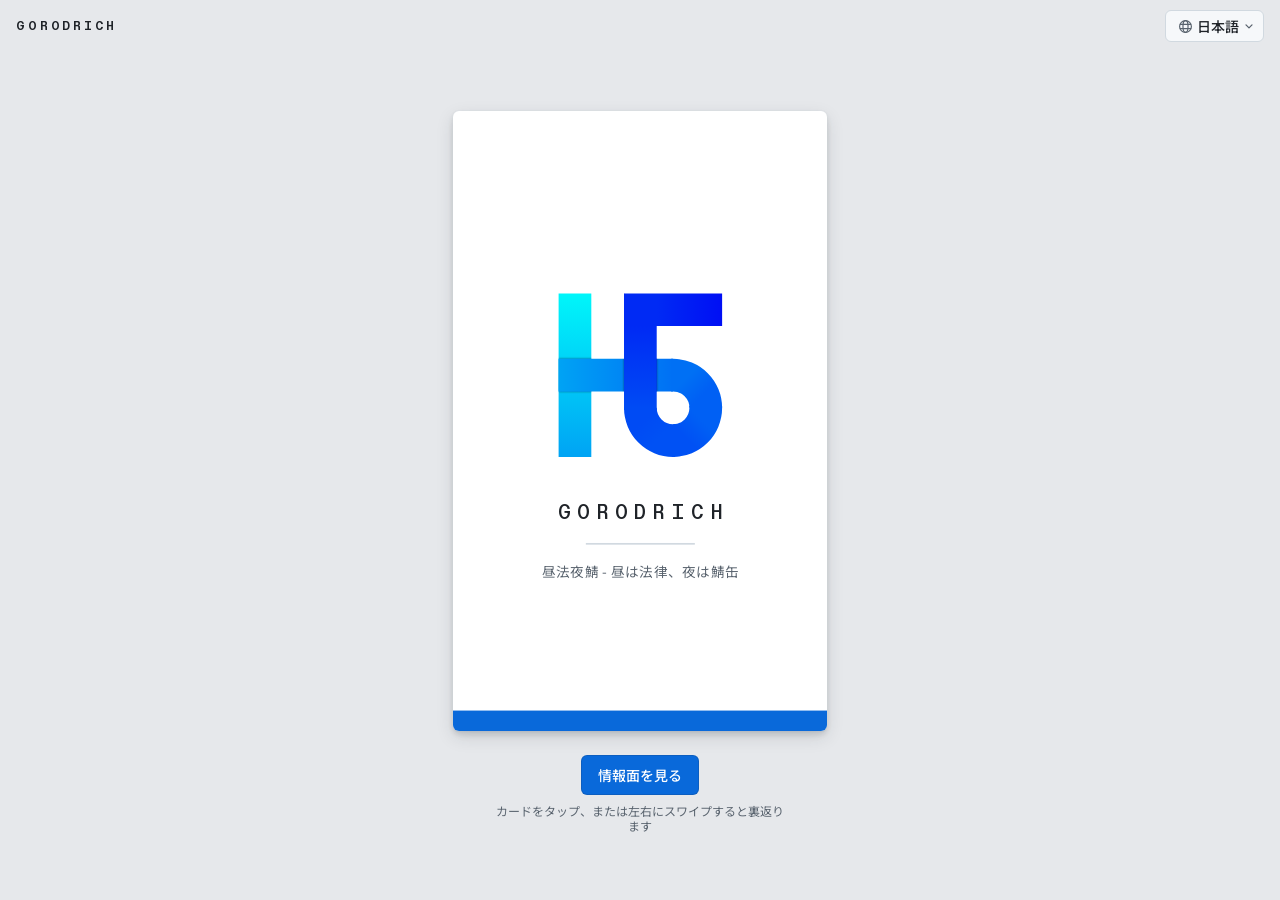
<file: index.html>
<!doctype html>
<html lang="ja" class="no-js">
<head>
  <meta charset="utf-8">
  <script>document.documentElement.classList.remove('no-js');</script>
  <meta name="viewport" content="width=device-width, initial-scale=1, viewport-fit=cover">
  <title>ゴロードリヒ | デジタル名刺</title>
  <meta name="description" content="中央大学 法学部の法学生 兼 サーバー管理者、ゴロードリヒのデジタル名刺。連絡先とポートフォリオはこちらから。">
  <link rel="canonical" href="https://56dri.ch/">
  <link rel="alternate" hreflang="ja" href="https://56dri.ch/">
  <link rel="alternate" hreflang="en" href="https://56dri.ch/en/">
  <link rel="alternate" hreflang="zh-Hans" href="https://56dri.ch/zh/">
  <link rel="alternate" hreflang="ko" href="https://56dri.ch/ko/">
  <link rel="alternate" hreflang="x-default" href="https://56dri.ch/">
  <meta property="og:type" content="website">
  <meta property="og:site_name" content="GORODRICH">
  <meta property="og:title" content="ゴロードリヒ | デジタル名刺">
  <meta property="og:description" content="中央大学 法学部の法学生 兼 サーバー管理者、ゴロードリヒのデジタル名刺。連絡先とポートフォリオはこちらから。">
  <meta property="og:url" content="https://56dri.ch/">
  <meta property="og:locale" content="ja_JP">
  <meta property="og:image" content="https://56dri.ch/assets/og.png">
  <meta name="twitter:card" content="summary_large_image">
  <meta name="theme-color" content="#0969da">
  <link rel="icon" href="/assets/favicon.ico" sizes="any">
  <link rel="apple-touch-icon" href="/assets/apple-touch-icon.png">
  <link rel="preload" href="/assets/fonts/MonaSansMonoVF.woff2" as="font" type="font/woff2" crossorigin>
  <link rel="preconnect" href="https://fonts.googleapis.com">
  <link rel="preconnect" href="https://fonts.gstatic.com" crossorigin>
  <link rel="stylesheet" href="https://fonts.googleapis.com/css2?family=Noto+Sans+JP:wght@400;500;600;700&display=swap">
  <link rel="stylesheet" href="/css/tokens.css">
  <link rel="stylesheet" href="/css/card.css">
</head>
<body class="page page--card" data-lang="ja">
  <a class="skip-link" href="#card">情報面を見る</a>
  <header class="topbar">
    <a class="topbar__brand" href="/">GORODRICH</a>
    <details class="langmenu" data-langmenu>
        <summary class="langmenu__button" aria-label="言語: 日本語">
          <svg class="langmenu__globe" viewBox="0 0 16 16" width="15" height="15" aria-hidden="true" fill="none" stroke="currentColor" stroke-width="1.25"><circle cx="8" cy="8" r="6.3"/><ellipse cx="8" cy="8" rx="2.7" ry="6.3"/><path d="M2 5.8h12M2 10.2h12"/></svg>
          <span class="langmenu__label">日本語</span>
          <svg class="langmenu__caret" viewBox="0 0 16 16" width="12" height="12" aria-hidden="true" fill="none" stroke="currentColor" stroke-width="1.7" stroke-linecap="round" stroke-linejoin="round"><path d="M4 6.5 8 10.5l4-4"/></svg>
        </summary>
        <div class="langmenu__panel">
          <p class="langmenu__title">言語</p>
          <ul class="langmenu__list"><li><a class="langmenu__item is-current" href="/" hreflang="ja" lang="ja" aria-current="true"><span class="langmenu__check" aria-hidden="true">&#10003;</span>日本語</a></li><li><a class="langmenu__item" href="/en/" hreflang="en" lang="en"><span class="langmenu__check" aria-hidden="true"></span>English</a></li><li><a class="langmenu__item" href="/zh/" hreflang="zh-Hans" lang="zh-Hans"><span class="langmenu__check" aria-hidden="true"></span>中文</a></li><li><a class="langmenu__item" href="/ko/" hreflang="ko" lang="ko"><span class="langmenu__check" aria-hidden="true"></span>한국어</a></li></ul>
        </div>
      </details>
  </header>

  <main class="stage">
    <div class="scene">
      <div class="card" id="card" data-face="logo">
        <div class="card__face card__face--logo" role="group" aria-label="名刺 ロゴ面"><svg xmlns="http://www.w3.org/2000/svg" viewBox="3.0 3.0 55.001 91.003" class="bc bc--back"><svg x="18.501" y="29.775" width="24" height="24" viewBox="0 0 400 400" overflow="visible"><title>Gorodrich</title><defs id="lg-defs1"><linearGradient id="lg-linearGradient27"><stop style="stop-color:#00a3f4;stop-opacity:1;" offset="0" id="lg-stop27"/><stop style="stop-color:#0070f4;stop-opacity:1;" offset="1" id="lg-stop28"/></linearGradient><linearGradient id="lg-linearGradient26"><stop style="stop-color:#0060f4;stop-opacity:1;" offset="0" id="lg-stop25"/><stop style="stop-color:#0070f4;stop-opacity:1;" offset="1" id="lg-stop26"/></linearGradient><linearGradient id="lg-linearGradient24"><stop style="stop-color:#0051f4;stop-opacity:1;" offset="0" id="lg-stop23"/><stop style="stop-color:#0060f4;stop-opacity:1;" offset="1" id="lg-stop24"/></linearGradient><linearGradient id="lg-linearGradient22"><stop style="stop-color:#004bf4;stop-opacity:1;" offset="0" id="lg-stop21"/><stop style="stop-color:#0051f4;stop-opacity:1;" offset="1" id="lg-stop22"/></linearGradient><linearGradient id="lg-linearGradient19"><stop style="stop-color:#002af4;stop-opacity:1;" offset="0" id="lg-stop19"/><stop style="stop-color:#004bf4;stop-opacity:1;" offset="1" id="lg-stop20"/></linearGradient><linearGradient id="lg-linearGradient17"><stop style="stop-color:#002af4;stop-opacity:1;" offset="0" id="lg-stop17"/><stop style="stop-color:#000ff4;stop-opacity:1;" offset="1" id="lg-stop18"/></linearGradient><linearGradient id="lg-linearGradient3"><stop style="stop-color:#00f6fa;stop-opacity:1;" offset="0" id="lg-stop3"/><stop style="stop-color:#00a3f4;stop-opacity:1;" offset="1" id="lg-stop4"/></linearGradient><linearGradient xlink:href="#lg-linearGradient3" id="lg-linearGradient2" x1="40" y1="0" x2="40" y2="400" gradientUnits="userSpaceOnUse"/><linearGradient xlink:href="#lg-linearGradient17" id="lg-linearGradient18" x1="240" y1="40" x2="400" y2="40" gradientUnits="userSpaceOnUse"/><linearGradient xlink:href="#lg-linearGradient19" id="lg-linearGradient20" x1="200" y1="80" x2="200" y2="280" gradientUnits="userSpaceOnUse"/><linearGradient xlink:href="#lg-linearGradient22" id="lg-linearGradient21" x1="240" y1="280" x2="280" y2="320" gradientUnits="userSpaceOnUse"/><linearGradient xlink:href="#lg-linearGradient24" id="lg-linearGradient23" x1="280" y1="320" x2="320" y2="280" gradientUnits="userSpaceOnUse"/><linearGradient xlink:href="#lg-linearGradient26" id="lg-linearGradient25" x1="320" y1="280" x2="280" y2="240" gradientUnits="userSpaceOnUse"/><linearGradient xlink:href="#lg-linearGradient27" id="lg-linearGradient28" x1="0" y1="200" x2="280" y2="200" gradientUnits="userSpaceOnUse"/><filter style="color-interpolation-filters:sRGB;" id="lg-filter29" x="-0.09" y="-0.09" width="1.18" height="1.18"><feFlood result="flood" in="SourceGraphic" flood-opacity="0.498039" flood-color="rgb(0,0,0)" id="lg-feFlood28"/><feGaussianBlur result="blur" in="SourceGraphic" stdDeviation="3.000000" id="lg-feGaussianBlur28"/><feOffset result="offset" in="blur" dx="0.000000" dy="0.000000" id="lg-feOffset28"/><feComposite result="comp1" operator="in" in="flood" in2="offset" id="lg-feComposite28"/><feComposite result="comp2" operator="over" in="SourceGraphic" in2="comp1" id="lg-feComposite29"/></filter><filter style="color-interpolation-filters:sRGB" id="lg-filter29-5" x="-0.09" y="-0.09" width="1.18" height="1.18"><feFlood result="flood" in="SourceGraphic" flood-opacity="0.498039" flood-color="rgb(0,0,0)" id="lg-feFlood28-6"/><feGaussianBlur result="blur" in="SourceGraphic" stdDeviation="3.000000" id="lg-feGaussianBlur28-2"/><feOffset result="offset" in="blur" dx="0.000000" dy="0.000000" id="lg-feOffset28-9"/><feComposite result="comp1" operator="in" in="flood" in2="offset" id="lg-feComposite28-1"/><feComposite result="comp2" operator="over" in="SourceGraphic" in2="comp1" id="lg-feComposite29-2"/></filter><clipPath clipPathUnits="userSpaceOnUse" id="lg-clipPath3"><rect style="display:inline;fill:#002af4;fill-opacity:1;stroke:none;stroke-width:178.885;stroke-linecap:square;stroke-miterlimit:40;stroke-dasharray:none;stroke-opacity:1" id="lg-rect3" width="80" height="400" x="0" y="0"/></clipPath><filter style="color-interpolation-filters:sRGB;" id="lg-filter12" x="-0.025714286" y="-0.09" width="1.0514286" height="1.18"><feFlood result="flood" in="SourceGraphic" flood-opacity="0.498039" flood-color="rgb(0,0,0)" id="lg-feFlood11"/><feGaussianBlur result="blur" in="SourceGraphic" stdDeviation="3.000000" id="lg-feGaussianBlur11"/><feOffset result="offset" in="blur" dx="0.000000" dy="0.000000" id="lg-feOffset11"/><feComposite result="comp1" operator="in" in="flood" in2="offset" id="lg-feComposite11"/><feComposite result="comp2" operator="over" in="SourceGraphic" in2="comp1" id="lg-feComposite12"/></filter><clipPath clipPathUnits="userSpaceOnUse" id="lg-clipPath14"><path id="lg-path18" style="display:inline;fill:url(#lg-linearGradient29)" d="M 0,0 H 80 V 400 H 0 Z"/></clipPath><linearGradient xlink:href="#lg-linearGradient3" id="lg-linearGradient29" gradientUnits="userSpaceOnUse" x1="40" y1="0" x2="40" y2="400"/><filter style="color-interpolation-filters:sRGB;" id="lg-filter32" x="-0.089647628" y="-0.025263158" width="1.1792953" height="1.0505263"><feFlood result="flood" in="SourceGraphic" flood-opacity="0.498039" flood-color="rgb(0,0,0)" id="lg-feFlood31"/><feGaussianBlur result="blur" in="SourceGraphic" stdDeviation="3.000000" id="lg-feGaussianBlur31"/><feOffset result="offset" in="blur" dx="0.000000" dy="0.000000" id="lg-feOffset31"/><feComposite result="comp1" operator="in" in="flood" in2="offset" id="lg-feComposite31"/><feComposite result="comp2" operator="over" in="SourceGraphic" in2="comp1" id="lg-feComposite32"/></filter><clipPath clipPathUnits="userSpaceOnUse" id="lg-clipPath32"><path id="lg-path32" style="display:inline;fill:url(#lg-linearGradient32)" d="m 0,160 h 280 v 80 H 0 Z"/></clipPath><linearGradient xlink:href="#lg-linearGradient27" id="lg-linearGradient32" gradientUnits="userSpaceOnUse" x1="0" y1="200" x2="280" y2="200"/></defs><g id="lg-layer1" style="display:inline"><path id="lg-rect1" style="display:inline;fill:url(#lg-linearGradient2)" d="M 0,0 H 80 V 400 H 0 Z"/><path id="lg-path4" style="display:inline;fill:url(#lg-linearGradient28);filter:url(#lg-filter12)" d="m 0,160 h 280 v 80 H 0 Z" clip-path="url(#lg-clipPath14)"/><path id="lg-rect5" style="display:inline;fill:url(#lg-linearGradient28)" d="m 0,160 h 280 v 80 H 0 Z"/><path id="lg-path6" style="display:inline;fill:url(#lg-linearGradient25);fill-opacity:1" d="m 275,160 v 80 h 5 a 40,40 0 0 1 40,40 h 80 A 120,120 0 0 0 280,160 Z"/><path id="lg-path16" style="display:inline;fill:url(#lg-linearGradient23);fill-opacity:1" d="M 319.68555,275 A 40,40 0 0 1 320,280 40,40 0 0 1 280,320 v 80 a 120,120 0 0 0 120,-120 120,120 0 0 0 -0.10352,-5 z"/><path id="lg-path17" style="display:inline;fill:url(#lg-linearGradient21);fill-opacity:1" d="m 160,280 a 120,120 0 0 0 120,120 120,120 0 0 0 5,-0.10352 V 319.68555 A 40,40 0 0 1 280,320 40,40 0 0 1 240,280 Z"/><path style="fill:url(#lg-linearGradient18);fill-opacity:1;stroke:none;stroke-width:80;stroke-linecap:square;stroke-miterlimit:40;stroke-dasharray:none;stroke-opacity:1" d="m 160,0 v 5 l 75,75 h 5 160 V 0 Z" id="lg-path14"/><path id="lg-path15" style="fill:url(#lg-linearGradient20);fill-opacity:1;stroke:none;stroke-width:80;stroke-linecap:square;stroke-miterlimit:40;stroke-dasharray:none;stroke-opacity:1" d="m 160,0 v 280 a 120,120 0 0 0 0.10352,5 h 80.21093 A 40,40 0 0 1 240,280 V 80 Z"/><path id="lg-path30" style="display:inline;fill:url(#lg-linearGradient20);fill-opacity:1;stroke:none;stroke-width:80;stroke-linecap:square;stroke-miterlimit:40;stroke-dasharray:none;stroke-opacity:1;filter:url(#lg-filter32)" d="m 160,0 v 280 a 120,120 0 0 0 0.10352,5 h 80.21093 A 40,40 0 0 1 240,280 V 80 Z" clip-path="url(#lg-clipPath32)"/></g></svg><text class="bc-text bc-mono" x="30.9505" y="62.949" font-size="3.0" font-weight="500" fill="#1f2328" text-anchor="middle" letter-spacing="0.3em">GORODRICH</text><rect x="22.499" y="66.405" width="16" height="0.248" fill="#d1d9e0"/><text class="bc-text bc-cjk" x="30.5205" y="71.432" font-size="2.0" font-weight="400" fill="#59636e" text-anchor="middle" letter-spacing="0.02em">昼法夜鯖 - 昼は法律、夜は鯖缶</text><rect x="0" y="91.004" width="61.001" height="5.999" fill="#0969da"/></svg></div>
        <div class="card__face card__face--info" role="group" aria-label="名刺 情報面"><svg xmlns="http://www.w3.org/2000/svg" viewBox="3.0 3.0 55.001 91.003" class="bc bc--front"><rect x="0" y="0" width="61.001" height="5.999" fill="#0969da"/><text class="bc-text bc-cjk" x="9" y="16.818" font-size="6.2" font-weight="600" fill="#1f2328">ゴロードリヒ</text><text class="bc-text bc-mono" x="9" y="22.375" font-size="2.5" font-weight="400" fill="#59636e" letter-spacing="0.219em">GORODRICH</text><text class="bc-text bc-cjk" x="9" y="29.783" font-size="2.4" font-weight="500" fill="#0969da">法学徒 ×</text><text class="bc-text bc-cjk" x="9" y="32.884" font-size="2.4" font-weight="500" fill="#0969da">サーバー管理者</text><text class="bc-text bc-cjk" x="9" y="38.978" font-size="2.7" font-weight="400" fill="#1f2328">中央大学 法学部 法律学科</text><rect x="9" y="44.613" width="43.001" height="0.248" fill="#d1d9e0"/><!--email_off--><a class="bc-link" href="mailto:mail@56dri.ch" aria-label="メールを送る: mail@56dri.ch"><rect class="bc-hit" x="8.0" y="47.6" width="44.0" height="5.2" rx="1.2"/><svg x="9.0" y="48.88" width="3.398" height="3.398" viewBox="0 0 16 16" fill="#1f2328" overflow="visible" class="bc-icon"><path d="M1.75 2h12.5c.966 0 1.75.784 1.75 1.75v8.5A1.75 1.75 0 0 1 14.25 14H1.75A1.75 1.75 0 0 1 0 12.25v-8.5C0 2.784.784 2 1.75 2ZM1.5 12.251c0 .138.112.25.25.25h12.5a.25.25 0 0 0 .25-.25V5.809L8.38 9.397a.75.75 0 0 1-.76 0L1.5 5.809v6.442Zm13-8.181v-.32a.25.25 0 0 0-.25-.25H1.75a.25.25 0 0 0-.25.25v.32L8 7.88Z"/></svg><text class="bc-text bc-mono" x="14.396" y="51.505" font-size="2.5" font-weight="400" fill="#1f2328">mail@56dri.ch</text></a><!--email_on--><a class="bc-link" href="https://github.com/gorodrich" target="_blank" rel="me noopener" aria-label="https://github.com/gorodrich: gorodrich"><rect class="bc-hit" x="8.0" y="54.6" width="21.9" height="5.1" rx="1.2"/><svg x="9.0" y="55.697" width="3.398" height="3.398" viewBox="0 0 16 16" fill="#1f2328" overflow="visible" class="bc-icon"><path d="M6.766 11.328c-2.063-.25-3.516-1.734-3.516-3.656 0-.781.281-1.625.75-2.188-.203-.515-.172-1.609.063-2.062.625-.078 1.468.25 1.968.703.594-.187 1.219-.281 1.985-.281.765 0 1.39.094 1.953.265.484-.437 1.344-.765 1.969-.687.218.422.25 1.515.046 2.047.5.593.766 1.39.766 2.203 0 1.922-1.453 3.375-3.547 3.64.531.344.89 1.094.89 1.954v1.625c0 .468.391.734.86.547C13.781 14.359 16 11.53 16 8.03 16 3.61 12.406 0 7.984 0 3.563 0 0 3.61 0 8.031a7.88 7.88 0 0 0 5.172 7.422c.422.156.828-.125.828-.547v-1.25c-.219.094-.5.156-.75.156-1.031 0-1.64-.562-2.078-1.609-.172-.422-.36-.672-.719-.719-.187-.015-.25-.093-.25-.187 0-.188.313-.328.625-.328.453 0 .844.281 1.25.86.313.452.64.655 1.031.655s.641-.14 1-.5c.266-.265.47-.5.657-.656"/></svg><text class="bc-text bc-mono" x="14.197" y="58.19" font-size="2.3" font-weight="400" fill="#1f2328">gorodrich</text></a><a class="bc-link" href="https://x.com/56drich" target="_blank" rel="me noopener" aria-label="https://x.com/56drich: 56drich"><rect class="bc-hit" x="30.6" y="54.6" width="21.4" height="5.1" rx="1.2"/><svg x="31.499" y="55.796" width="3.2" height="3.2" viewBox="0 0 1200 1227" fill="#1f2328" overflow="visible" class="bc-icon"><path d="M714.163 519.284L1160.89 0H1055.03L667.137 450.887L357.328 0H0L468.492 681.821L0 1226.37H105.866L515.491 750.218L842.672 1226.37H1200L714.137 519.284H714.163ZM569.165 687.828L521.697 619.934L144.011 79.6944H306.615L611.412 515.685L658.88 583.579L1055.08 1150.3H892.476L569.165 687.854V687.828Z"/></svg><text class="bc-text bc-mono" x="36.497" y="58.19" font-size="2.3" font-weight="400" fill="#1f2328">56drich</text></a><a class="bc-link" href="https://note.com/56drich" target="_blank" rel="me noopener" aria-label="https://note.com/56drich: 56drich"><rect class="bc-hit" x="8.0" y="60.6" width="21.9" height="5.1" rx="1.2"/><svg x="9.0" y="61.692" width="3.398" height="3.398" viewBox="132 134 229 229" fill="#1f2328" overflow="visible" class="bc-icon"><path d="m139.57,142.06c41.19,0,97.6-2.09,138.1-1.04,54.34,1.39,74.76,25.06,75.45,83.53.69,33.06,0,127.73,0,127.73h-58.79c0-82.83.35-96.5,0-122.6-.69-22.97-7.25-33.92-24.9-36.01-18.69-2.09-71.07-.35-71.07-.35v158.96h-58.79v-210.22Z"/></svg><text class="bc-text bc-mono" x="14.197" y="64.185" font-size="2.3" font-weight="400" fill="#1f2328">56drich</text></a><a class="bc-link" href="https://zenn.dev/56drich" target="_blank" rel="me noopener" aria-label="https://zenn.dev/56drich: 56drich"><rect class="bc-hit" x="30.6" y="60.6" width="21.4" height="5.1" rx="1.2"/><svg x="31.499" y="61.692" width="3.398" height="3.398" viewBox="0 0 88.3 88.3" fill="#1f2328" overflow="visible" class="bc-icon"><path d="M3.9,83.3h17c0.9,0,1.7-0.5,2.2-1.2L69.9,5.2c0.6-1-0.1-2.2-1.3-2.2H52.5c-0.8,0-1.5,0.4-1.9,1.1L3.1,81.9C2.8,82.5,3.2,83.3,3.9,83.3z"/>
        <path d="M62.5,82.1l22.1-35.5c0.7-1.1-0.1-2.5-1.4-2.5h-16c-0.6,0-1.2,0.3-1.5,0.8L43,81.2c-0.6,0.9,0.1,2.1,1.2,2.1h16.3C61.3,83.3,62.1,82.9,62.5,82.1z"/></svg><text class="bc-text bc-mono" x="36.696" y="64.185" font-size="2.3" font-weight="400" fill="#1f2328">56drich</text></a><a class="bc-link bc-link--cta" href="/portfolio/" aria-label="ポートフォリオページを開く"><rect class="bc-cta-bg" x="9" y="76" width="43.001" height="7.4" rx="1.6"/><text class="bc-text bc-cjk bc-cta-label" x="30.5005" y="80.7" font-size="2.7" font-weight="600" fill="#ffffff" text-anchor="middle" letter-spacing="0.03em">ポートフォリオを見る<tspan aria-hidden="true"> →</tspan></text></a></svg></div>
      </div>
    </div>

    <div class="stage__controls">
      <button type="button" class="btn btn--primary" id="flip-button"
              data-label-info="情報面を見る" data-label-logo="ロゴ面に戻る"
              aria-controls="card" aria-pressed="false">情報面を見る</button>
      <p class="hint" id="flip-hint">カードをタップ、または左右にスワイプすると裏返ります</p>
    </div>
  </main>

  <p class="sr-only" role="status" aria-live="polite" id="face-status">名刺 ロゴ面</p>
  <script src="/js/site.js" defer></script>
  <script src="/js/card.js" defer></script>
</body>
</html>
</file>
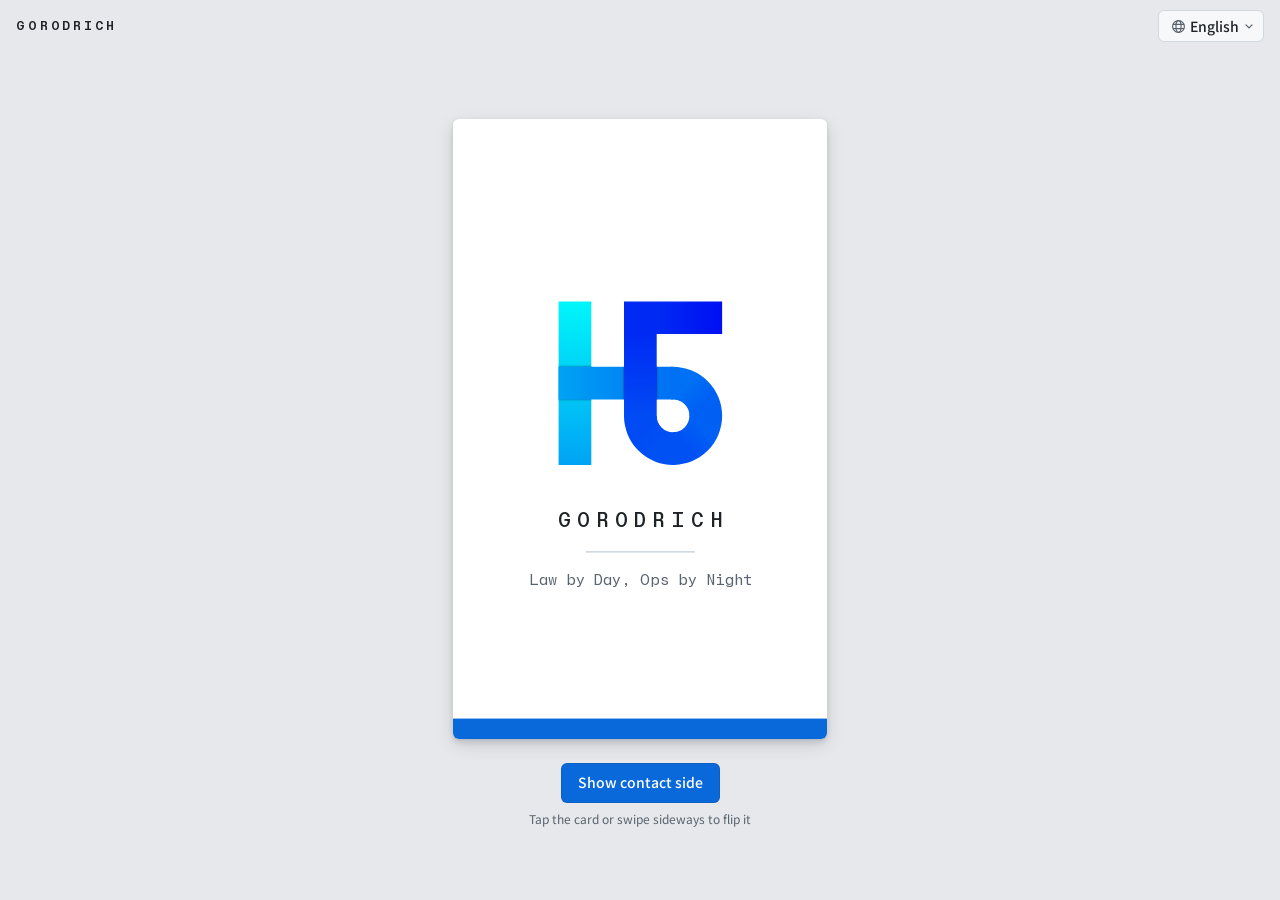
<file: en/index.html>
<!doctype html>
<html lang="en" class="no-js">
<head>
  <meta charset="utf-8">
  <script>document.documentElement.classList.remove('no-js');</script>
  <meta name="viewport" content="width=device-width, initial-scale=1, viewport-fit=cover">
  <title>GORODRICH | Digital Business Card</title>
  <meta name="description" content="Digital business card of Gorodrich — law student at Chuo University and server administrator. Contact details and portfolio.">
  <link rel="canonical" href="https://56dri.ch/en/">
  <link rel="alternate" hreflang="ja" href="https://56dri.ch/">
  <link rel="alternate" hreflang="en" href="https://56dri.ch/en/">
  <link rel="alternate" hreflang="zh-Hans" href="https://56dri.ch/zh/">
  <link rel="alternate" hreflang="ko" href="https://56dri.ch/ko/">
  <link rel="alternate" hreflang="x-default" href="https://56dri.ch/">
  <meta property="og:type" content="website">
  <meta property="og:site_name" content="GORODRICH">
  <meta property="og:title" content="GORODRICH | Digital Business Card">
  <meta property="og:description" content="Digital business card of Gorodrich — law student at Chuo University and server administrator. Contact details and portfolio.">
  <meta property="og:url" content="https://56dri.ch/en/">
  <meta property="og:locale" content="en_US">
  <meta property="og:image" content="https://56dri.ch/assets/og.png">
  <meta name="twitter:card" content="summary_large_image">
  <meta name="theme-color" content="#0969da">
  <link rel="icon" href="/assets/favicon.ico" sizes="any">
  <link rel="apple-touch-icon" href="/assets/apple-touch-icon.png">
  <link rel="preload" href="/assets/fonts/MonaSansMonoVF.woff2" as="font" type="font/woff2" crossorigin>
  <link rel="preconnect" href="https://fonts.googleapis.com">
  <link rel="preconnect" href="https://fonts.gstatic.com" crossorigin>
  <link rel="stylesheet" href="https://fonts.googleapis.com/css2?family=Noto+Sans+JP:wght@400;500;600;700&display=swap">
  <link rel="stylesheet" href="/css/tokens.css">
  <link rel="stylesheet" href="/css/card.css">
</head>
<body class="page page--card" data-lang="en">
  <a class="skip-link" href="#card">Show contact side</a>
  <header class="topbar">
    <a class="topbar__brand" href="/en/">GORODRICH</a>
    <details class="langmenu" data-langmenu>
        <summary class="langmenu__button" aria-label="Language: English">
          <svg class="langmenu__globe" viewBox="0 0 16 16" width="15" height="15" aria-hidden="true" fill="none" stroke="currentColor" stroke-width="1.25"><circle cx="8" cy="8" r="6.3"/><ellipse cx="8" cy="8" rx="2.7" ry="6.3"/><path d="M2 5.8h12M2 10.2h12"/></svg>
          <span class="langmenu__label">English</span>
          <svg class="langmenu__caret" viewBox="0 0 16 16" width="12" height="12" aria-hidden="true" fill="none" stroke="currentColor" stroke-width="1.7" stroke-linecap="round" stroke-linejoin="round"><path d="M4 6.5 8 10.5l4-4"/></svg>
        </summary>
        <div class="langmenu__panel">
          <p class="langmenu__title">Language</p>
          <ul class="langmenu__list"><li><a class="langmenu__item" href="/" hreflang="ja" lang="ja"><span class="langmenu__check" aria-hidden="true"></span>日本語</a></li><li><a class="langmenu__item is-current" href="/en/" hreflang="en" lang="en" aria-current="true"><span class="langmenu__check" aria-hidden="true">&#10003;</span>English</a></li><li><a class="langmenu__item" href="/zh/" hreflang="zh-Hans" lang="zh-Hans"><span class="langmenu__check" aria-hidden="true"></span>中文</a></li><li><a class="langmenu__item" href="/ko/" hreflang="ko" lang="ko"><span class="langmenu__check" aria-hidden="true"></span>한국어</a></li></ul>
        </div>
      </details>
  </header>

  <main class="stage">
    <div class="scene">
      <div class="card" id="card" data-face="logo">
        <div class="card__face card__face--logo" role="group" aria-label="Business card, logo side"><svg xmlns="http://www.w3.org/2000/svg" viewBox="3.0 3.0 55.001 91.003" class="bc bc--back"><svg x="18.501" y="29.775" width="24" height="24" viewBox="0 0 400 400" overflow="visible"><title>Gorodrich</title><defs id="lg-defs1"><linearGradient id="lg-linearGradient27"><stop style="stop-color:#00a3f4;stop-opacity:1;" offset="0" id="lg-stop27"/><stop style="stop-color:#0070f4;stop-opacity:1;" offset="1" id="lg-stop28"/></linearGradient><linearGradient id="lg-linearGradient26"><stop style="stop-color:#0060f4;stop-opacity:1;" offset="0" id="lg-stop25"/><stop style="stop-color:#0070f4;stop-opacity:1;" offset="1" id="lg-stop26"/></linearGradient><linearGradient id="lg-linearGradient24"><stop style="stop-color:#0051f4;stop-opacity:1;" offset="0" id="lg-stop23"/><stop style="stop-color:#0060f4;stop-opacity:1;" offset="1" id="lg-stop24"/></linearGradient><linearGradient id="lg-linearGradient22"><stop style="stop-color:#004bf4;stop-opacity:1;" offset="0" id="lg-stop21"/><stop style="stop-color:#0051f4;stop-opacity:1;" offset="1" id="lg-stop22"/></linearGradient><linearGradient id="lg-linearGradient19"><stop style="stop-color:#002af4;stop-opacity:1;" offset="0" id="lg-stop19"/><stop style="stop-color:#004bf4;stop-opacity:1;" offset="1" id="lg-stop20"/></linearGradient><linearGradient id="lg-linearGradient17"><stop style="stop-color:#002af4;stop-opacity:1;" offset="0" id="lg-stop17"/><stop style="stop-color:#000ff4;stop-opacity:1;" offset="1" id="lg-stop18"/></linearGradient><linearGradient id="lg-linearGradient3"><stop style="stop-color:#00f6fa;stop-opacity:1;" offset="0" id="lg-stop3"/><stop style="stop-color:#00a3f4;stop-opacity:1;" offset="1" id="lg-stop4"/></linearGradient><linearGradient xlink:href="#lg-linearGradient3" id="lg-linearGradient2" x1="40" y1="0" x2="40" y2="400" gradientUnits="userSpaceOnUse"/><linearGradient xlink:href="#lg-linearGradient17" id="lg-linearGradient18" x1="240" y1="40" x2="400" y2="40" gradientUnits="userSpaceOnUse"/><linearGradient xlink:href="#lg-linearGradient19" id="lg-linearGradient20" x1="200" y1="80" x2="200" y2="280" gradientUnits="userSpaceOnUse"/><linearGradient xlink:href="#lg-linearGradient22" id="lg-linearGradient21" x1="240" y1="280" x2="280" y2="320" gradientUnits="userSpaceOnUse"/><linearGradient xlink:href="#lg-linearGradient24" id="lg-linearGradient23" x1="280" y1="320" x2="320" y2="280" gradientUnits="userSpaceOnUse"/><linearGradient xlink:href="#lg-linearGradient26" id="lg-linearGradient25" x1="320" y1="280" x2="280" y2="240" gradientUnits="userSpaceOnUse"/><linearGradient xlink:href="#lg-linearGradient27" id="lg-linearGradient28" x1="0" y1="200" x2="280" y2="200" gradientUnits="userSpaceOnUse"/><filter style="color-interpolation-filters:sRGB;" id="lg-filter29" x="-0.09" y="-0.09" width="1.18" height="1.18"><feFlood result="flood" in="SourceGraphic" flood-opacity="0.498039" flood-color="rgb(0,0,0)" id="lg-feFlood28"/><feGaussianBlur result="blur" in="SourceGraphic" stdDeviation="3.000000" id="lg-feGaussianBlur28"/><feOffset result="offset" in="blur" dx="0.000000" dy="0.000000" id="lg-feOffset28"/><feComposite result="comp1" operator="in" in="flood" in2="offset" id="lg-feComposite28"/><feComposite result="comp2" operator="over" in="SourceGraphic" in2="comp1" id="lg-feComposite29"/></filter><filter style="color-interpolation-filters:sRGB" id="lg-filter29-5" x="-0.09" y="-0.09" width="1.18" height="1.18"><feFlood result="flood" in="SourceGraphic" flood-opacity="0.498039" flood-color="rgb(0,0,0)" id="lg-feFlood28-6"/><feGaussianBlur result="blur" in="SourceGraphic" stdDeviation="3.000000" id="lg-feGaussianBlur28-2"/><feOffset result="offset" in="blur" dx="0.000000" dy="0.000000" id="lg-feOffset28-9"/><feComposite result="comp1" operator="in" in="flood" in2="offset" id="lg-feComposite28-1"/><feComposite result="comp2" operator="over" in="SourceGraphic" in2="comp1" id="lg-feComposite29-2"/></filter><clipPath clipPathUnits="userSpaceOnUse" id="lg-clipPath3"><rect style="display:inline;fill:#002af4;fill-opacity:1;stroke:none;stroke-width:178.885;stroke-linecap:square;stroke-miterlimit:40;stroke-dasharray:none;stroke-opacity:1" id="lg-rect3" width="80" height="400" x="0" y="0"/></clipPath><filter style="color-interpolation-filters:sRGB;" id="lg-filter12" x="-0.025714286" y="-0.09" width="1.0514286" height="1.18"><feFlood result="flood" in="SourceGraphic" flood-opacity="0.498039" flood-color="rgb(0,0,0)" id="lg-feFlood11"/><feGaussianBlur result="blur" in="SourceGraphic" stdDeviation="3.000000" id="lg-feGaussianBlur11"/><feOffset result="offset" in="blur" dx="0.000000" dy="0.000000" id="lg-feOffset11"/><feComposite result="comp1" operator="in" in="flood" in2="offset" id="lg-feComposite11"/><feComposite result="comp2" operator="over" in="SourceGraphic" in2="comp1" id="lg-feComposite12"/></filter><clipPath clipPathUnits="userSpaceOnUse" id="lg-clipPath14"><path id="lg-path18" style="display:inline;fill:url(#lg-linearGradient29)" d="M 0,0 H 80 V 400 H 0 Z"/></clipPath><linearGradient xlink:href="#lg-linearGradient3" id="lg-linearGradient29" gradientUnits="userSpaceOnUse" x1="40" y1="0" x2="40" y2="400"/><filter style="color-interpolation-filters:sRGB;" id="lg-filter32" x="-0.089647628" y="-0.025263158" width="1.1792953" height="1.0505263"><feFlood result="flood" in="SourceGraphic" flood-opacity="0.498039" flood-color="rgb(0,0,0)" id="lg-feFlood31"/><feGaussianBlur result="blur" in="SourceGraphic" stdDeviation="3.000000" id="lg-feGaussianBlur31"/><feOffset result="offset" in="blur" dx="0.000000" dy="0.000000" id="lg-feOffset31"/><feComposite result="comp1" operator="in" in="flood" in2="offset" id="lg-feComposite31"/><feComposite result="comp2" operator="over" in="SourceGraphic" in2="comp1" id="lg-feComposite32"/></filter><clipPath clipPathUnits="userSpaceOnUse" id="lg-clipPath32"><path id="lg-path32" style="display:inline;fill:url(#lg-linearGradient32)" d="m 0,160 h 280 v 80 H 0 Z"/></clipPath><linearGradient xlink:href="#lg-linearGradient27" id="lg-linearGradient32" gradientUnits="userSpaceOnUse" x1="0" y1="200" x2="280" y2="200"/></defs><g id="lg-layer1" style="display:inline"><path id="lg-rect1" style="display:inline;fill:url(#lg-linearGradient2)" d="M 0,0 H 80 V 400 H 0 Z"/><path id="lg-path4" style="display:inline;fill:url(#lg-linearGradient28);filter:url(#lg-filter12)" d="m 0,160 h 280 v 80 H 0 Z" clip-path="url(#lg-clipPath14)"/><path id="lg-rect5" style="display:inline;fill:url(#lg-linearGradient28)" d="m 0,160 h 280 v 80 H 0 Z"/><path id="lg-path6" style="display:inline;fill:url(#lg-linearGradient25);fill-opacity:1" d="m 275,160 v 80 h 5 a 40,40 0 0 1 40,40 h 80 A 120,120 0 0 0 280,160 Z"/><path id="lg-path16" style="display:inline;fill:url(#lg-linearGradient23);fill-opacity:1" d="M 319.68555,275 A 40,40 0 0 1 320,280 40,40 0 0 1 280,320 v 80 a 120,120 0 0 0 120,-120 120,120 0 0 0 -0.10352,-5 z"/><path id="lg-path17" style="display:inline;fill:url(#lg-linearGradient21);fill-opacity:1" d="m 160,280 a 120,120 0 0 0 120,120 120,120 0 0 0 5,-0.10352 V 319.68555 A 40,40 0 0 1 280,320 40,40 0 0 1 240,280 Z"/><path style="fill:url(#lg-linearGradient18);fill-opacity:1;stroke:none;stroke-width:80;stroke-linecap:square;stroke-miterlimit:40;stroke-dasharray:none;stroke-opacity:1" d="m 160,0 v 5 l 75,75 h 5 160 V 0 Z" id="lg-path14"/><path id="lg-path15" style="fill:url(#lg-linearGradient20);fill-opacity:1;stroke:none;stroke-width:80;stroke-linecap:square;stroke-miterlimit:40;stroke-dasharray:none;stroke-opacity:1" d="m 160,0 v 280 a 120,120 0 0 0 0.10352,5 h 80.21093 A 40,40 0 0 1 240,280 V 80 Z"/><path id="lg-path30" style="display:inline;fill:url(#lg-linearGradient20);fill-opacity:1;stroke:none;stroke-width:80;stroke-linecap:square;stroke-miterlimit:40;stroke-dasharray:none;stroke-opacity:1;filter:url(#lg-filter32)" d="m 160,0 v 280 a 120,120 0 0 0 0.10352,5 h 80.21093 A 40,40 0 0 1 240,280 V 80 Z" clip-path="url(#lg-clipPath32)"/></g></svg><text class="bc-text bc-mono" x="30.9505" y="62.949" font-size="3.0" font-weight="500" fill="#1f2328" text-anchor="middle" letter-spacing="0.3em">GORODRICH</text><rect x="22.499" y="66.405" width="16" height="0.248" fill="#d1d9e0"/><text class="bc-text bc-mono" x="30.5005" y="71.432" font-size="2.2" font-weight="400" fill="#59636e" text-anchor="middle">Law by Day, Ops by Night</text><rect x="0" y="91.004" width="61.001" height="5.999" fill="#0969da"/></svg></div>
        <div class="card__face card__face--info" role="group" aria-label="Business card, contact side"><svg xmlns="http://www.w3.org/2000/svg" viewBox="3.0 3.0 55.001 91.003" class="bc bc--front"><rect x="0" y="0" width="61.001" height="5.999" fill="#0969da"/><text class="bc-text bc-mono" x="9" y="16.818" font-size="5.0" font-weight="600" fill="#1f2328" letter-spacing="0.06em">GORODRICH</text><text class="bc-text bc-cjk" x="9" y="22.375" font-size="2.5" font-weight="400" fill="#59636e" letter-spacing="0.02em">ゴロードリヒ</text><text class="bc-text bc-mono" x="9" y="29.783" font-size="2.3" font-weight="500" fill="#0969da">Law Student ×</text><text class="bc-text bc-mono" x="9" y="32.884" font-size="2.3" font-weight="500" fill="#0969da">Server Administrator</text><text class="bc-text bc-mono" x="9" y="38.978" font-size="2.3" font-weight="400" fill="#1f2328">Chuo University, Faculty of Law</text><rect x="9" y="44.613" width="43.001" height="0.248" fill="#d1d9e0"/><!--email_off--><a class="bc-link" href="mailto:mail@56dri.ch" aria-label="Send an email: mail@56dri.ch"><rect class="bc-hit" x="8.0" y="47.6" width="44.0" height="5.2" rx="1.2"/><svg x="9.0" y="48.88" width="3.398" height="3.398" viewBox="0 0 16 16" fill="#1f2328" overflow="visible" class="bc-icon"><path d="M1.75 2h12.5c.966 0 1.75.784 1.75 1.75v8.5A1.75 1.75 0 0 1 14.25 14H1.75A1.75 1.75 0 0 1 0 12.25v-8.5C0 2.784.784 2 1.75 2ZM1.5 12.251c0 .138.112.25.25.25h12.5a.25.25 0 0 0 .25-.25V5.809L8.38 9.397a.75.75 0 0 1-.76 0L1.5 5.809v6.442Zm13-8.181v-.32a.25.25 0 0 0-.25-.25H1.75a.25.25 0 0 0-.25.25v.32L8 7.88Z"/></svg><text class="bc-text bc-mono" x="14.396" y="51.505" font-size="2.5" font-weight="400" fill="#1f2328">mail@56dri.ch</text></a><!--email_on--><a class="bc-link" href="https://github.com/gorodrich" target="_blank" rel="me noopener" aria-label="https://github.com/gorodrich: gorodrich"><rect class="bc-hit" x="8.0" y="54.6" width="21.9" height="5.1" rx="1.2"/><svg x="9.0" y="55.697" width="3.398" height="3.398" viewBox="0 0 16 16" fill="#1f2328" overflow="visible" class="bc-icon"><path d="M6.766 11.328c-2.063-.25-3.516-1.734-3.516-3.656 0-.781.281-1.625.75-2.188-.203-.515-.172-1.609.063-2.062.625-.078 1.468.25 1.968.703.594-.187 1.219-.281 1.985-.281.765 0 1.39.094 1.953.265.484-.437 1.344-.765 1.969-.687.218.422.25 1.515.046 2.047.5.593.766 1.39.766 2.203 0 1.922-1.453 3.375-3.547 3.64.531.344.89 1.094.89 1.954v1.625c0 .468.391.734.86.547C13.781 14.359 16 11.53 16 8.03 16 3.61 12.406 0 7.984 0 3.563 0 0 3.61 0 8.031a7.88 7.88 0 0 0 5.172 7.422c.422.156.828-.125.828-.547v-1.25c-.219.094-.5.156-.75.156-1.031 0-1.64-.562-2.078-1.609-.172-.422-.36-.672-.719-.719-.187-.015-.25-.093-.25-.187 0-.188.313-.328.625-.328.453 0 .844.281 1.25.86.313.452.64.655 1.031.655s.641-.14 1-.5c.266-.265.47-.5.657-.656"/></svg><text class="bc-text bc-mono" x="14.197" y="58.19" font-size="2.3" font-weight="400" fill="#1f2328">gorodrich</text></a><a class="bc-link" href="https://x.com/56drich" target="_blank" rel="me noopener" aria-label="https://x.com/56drich: 56drich"><rect class="bc-hit" x="30.6" y="54.6" width="21.4" height="5.1" rx="1.2"/><svg x="31.499" y="55.796" width="3.2" height="3.2" viewBox="0 0 1200 1227" fill="#1f2328" overflow="visible" class="bc-icon"><path d="M714.163 519.284L1160.89 0H1055.03L667.137 450.887L357.328 0H0L468.492 681.821L0 1226.37H105.866L515.491 750.218L842.672 1226.37H1200L714.137 519.284H714.163ZM569.165 687.828L521.697 619.934L144.011 79.6944H306.615L611.412 515.685L658.88 583.579L1055.08 1150.3H892.476L569.165 687.854V687.828Z"/></svg><text class="bc-text bc-mono" x="36.497" y="58.19" font-size="2.3" font-weight="400" fill="#1f2328">56drich</text></a><a class="bc-link" href="https://note.com/56drich" target="_blank" rel="me noopener" aria-label="https://note.com/56drich: 56drich"><rect class="bc-hit" x="8.0" y="60.6" width="21.9" height="5.1" rx="1.2"/><svg x="9.0" y="61.692" width="3.398" height="3.398" viewBox="132 134 229 229" fill="#1f2328" overflow="visible" class="bc-icon"><path d="m139.57,142.06c41.19,0,97.6-2.09,138.1-1.04,54.34,1.39,74.76,25.06,75.45,83.53.69,33.06,0,127.73,0,127.73h-58.79c0-82.83.35-96.5,0-122.6-.69-22.97-7.25-33.92-24.9-36.01-18.69-2.09-71.07-.35-71.07-.35v158.96h-58.79v-210.22Z"/></svg><text class="bc-text bc-mono" x="14.197" y="64.185" font-size="2.3" font-weight="400" fill="#1f2328">56drich</text></a><a class="bc-link" href="https://zenn.dev/56drich" target="_blank" rel="me noopener" aria-label="https://zenn.dev/56drich: 56drich"><rect class="bc-hit" x="30.6" y="60.6" width="21.4" height="5.1" rx="1.2"/><svg x="31.499" y="61.692" width="3.398" height="3.398" viewBox="0 0 88.3 88.3" fill="#1f2328" overflow="visible" class="bc-icon"><path d="M3.9,83.3h17c0.9,0,1.7-0.5,2.2-1.2L69.9,5.2c0.6-1-0.1-2.2-1.3-2.2H52.5c-0.8,0-1.5,0.4-1.9,1.1L3.1,81.9C2.8,82.5,3.2,83.3,3.9,83.3z"/>
        <path d="M62.5,82.1l22.1-35.5c0.7-1.1-0.1-2.5-1.4-2.5h-16c-0.6,0-1.2,0.3-1.5,0.8L43,81.2c-0.6,0.9,0.1,2.1,1.2,2.1h16.3C61.3,83.3,62.1,82.9,62.5,82.1z"/></svg><text class="bc-text bc-mono" x="36.696" y="64.185" font-size="2.3" font-weight="400" fill="#1f2328">56drich</text></a><a class="bc-link bc-link--cta" href="/portfolio/en/" aria-label="Open the portfolio page"><rect class="bc-cta-bg" x="9" y="76" width="43.001" height="7.4" rx="1.6"/><text class="bc-text bc-mono bc-cta-label" x="30.5005" y="80.7" font-size="2.7" font-weight="600" fill="#ffffff" text-anchor="middle" letter-spacing="0.03em">View portfolio<tspan aria-hidden="true"> →</tspan></text></a></svg></div>
      </div>
    </div>

    <div class="stage__controls">
      <button type="button" class="btn btn--primary" id="flip-button"
              data-label-info="Show contact side" data-label-logo="Back to logo side"
              aria-controls="card" aria-pressed="false">Show contact side</button>
      <p class="hint" id="flip-hint">Tap the card or swipe sideways to flip it</p>
    </div>
  </main>

  <p class="sr-only" role="status" aria-live="polite" id="face-status">Business card, logo side</p>
  <script src="/js/site.js" defer></script>
  <script src="/js/card.js" defer></script>
</body>
</html>
</file>
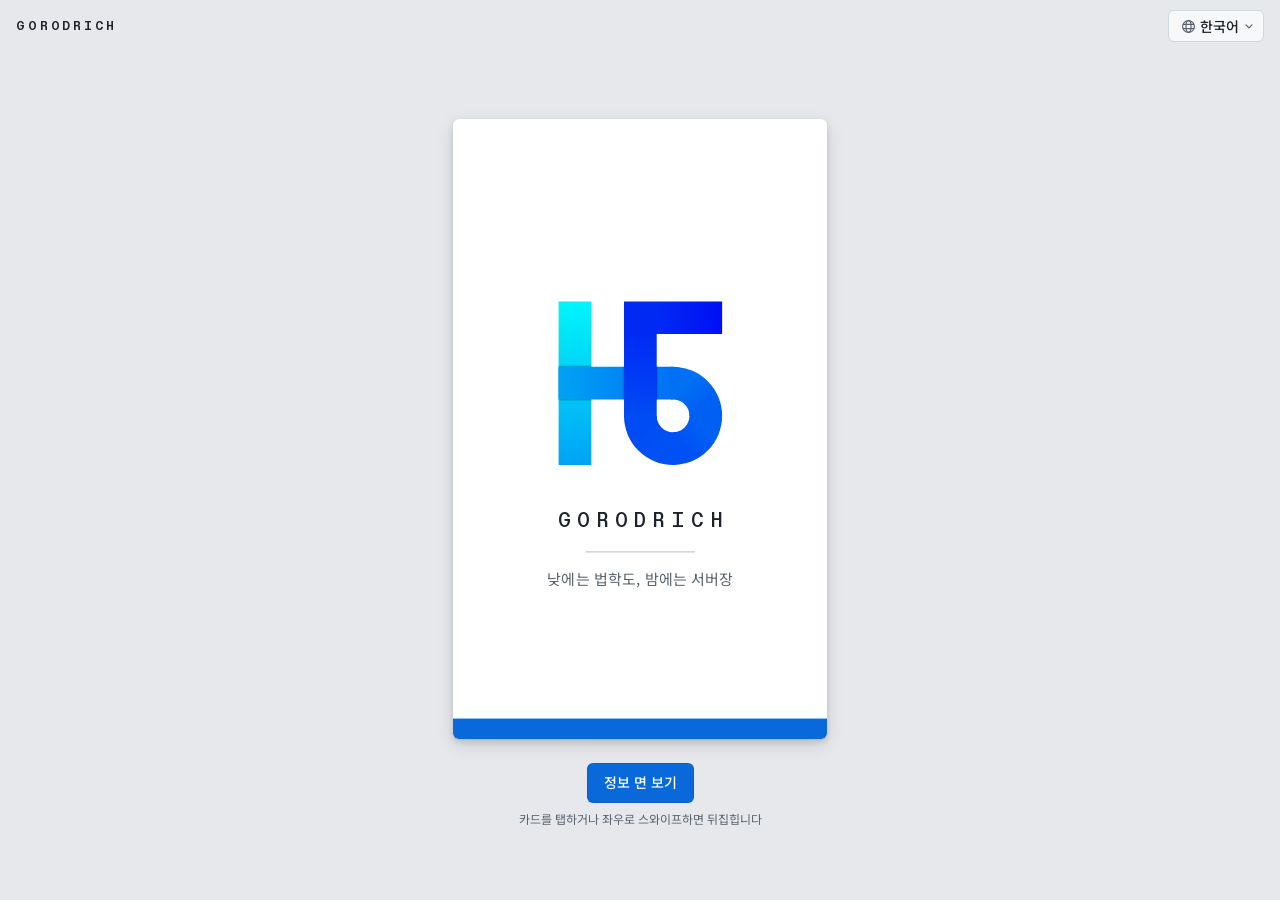
<file: ko/index.html>
<!doctype html>
<html lang="ko" class="no-js">
<head>
  <meta charset="utf-8">
  <script>document.documentElement.classList.remove('no-js');</script>
  <meta name="viewport" content="width=device-width, initial-scale=1, viewport-fit=cover">
  <title>고로드리히 | 디지털 명함</title>
  <meta name="description" content="주오대학 법학부 재학생이자 서버 관리자인 고로드리히의 디지털 명함. 연락처와 포트폴리오를 확인하세요.">
  <link rel="canonical" href="https://56dri.ch/ko/">
  <link rel="alternate" hreflang="ja" href="https://56dri.ch/">
  <link rel="alternate" hreflang="en" href="https://56dri.ch/en/">
  <link rel="alternate" hreflang="zh-Hans" href="https://56dri.ch/zh/">
  <link rel="alternate" hreflang="ko" href="https://56dri.ch/ko/">
  <link rel="alternate" hreflang="x-default" href="https://56dri.ch/">
  <meta property="og:type" content="website">
  <meta property="og:site_name" content="GORODRICH">
  <meta property="og:title" content="고로드리히 | 디지털 명함">
  <meta property="og:description" content="주오대학 법학부 재학생이자 서버 관리자인 고로드리히의 디지털 명함. 연락처와 포트폴리오를 확인하세요.">
  <meta property="og:url" content="https://56dri.ch/ko/">
  <meta property="og:locale" content="ko_KR">
  <meta property="og:image" content="https://56dri.ch/assets/og.png">
  <meta name="twitter:card" content="summary_large_image">
  <meta name="theme-color" content="#0969da">
  <link rel="icon" href="/assets/favicon.ico" sizes="any">
  <link rel="apple-touch-icon" href="/assets/apple-touch-icon.png">
  <link rel="preload" href="/assets/fonts/MonaSansMonoVF.woff2" as="font" type="font/woff2" crossorigin>
  <link rel="preconnect" href="https://fonts.googleapis.com">
  <link rel="preconnect" href="https://fonts.gstatic.com" crossorigin>
  <link rel="stylesheet" href="https://fonts.googleapis.com/css2?family=Noto+Sans+KR:wght@400;500;600;700&display=swap">
  <link rel="stylesheet" href="/css/tokens.css">
  <link rel="stylesheet" href="/css/card.css">
</head>
<body class="page page--card" data-lang="ko">
  <a class="skip-link" href="#card">정보 면 보기</a>
  <header class="topbar">
    <a class="topbar__brand" href="/ko/">GORODRICH</a>
    <details class="langmenu" data-langmenu>
        <summary class="langmenu__button" aria-label="언어: 한국어">
          <svg class="langmenu__globe" viewBox="0 0 16 16" width="15" height="15" aria-hidden="true" fill="none" stroke="currentColor" stroke-width="1.25"><circle cx="8" cy="8" r="6.3"/><ellipse cx="8" cy="8" rx="2.7" ry="6.3"/><path d="M2 5.8h12M2 10.2h12"/></svg>
          <span class="langmenu__label">한국어</span>
          <svg class="langmenu__caret" viewBox="0 0 16 16" width="12" height="12" aria-hidden="true" fill="none" stroke="currentColor" stroke-width="1.7" stroke-linecap="round" stroke-linejoin="round"><path d="M4 6.5 8 10.5l4-4"/></svg>
        </summary>
        <div class="langmenu__panel">
          <p class="langmenu__title">언어</p>
          <ul class="langmenu__list"><li><a class="langmenu__item" href="/" hreflang="ja" lang="ja"><span class="langmenu__check" aria-hidden="true"></span>日本語</a></li><li><a class="langmenu__item" href="/en/" hreflang="en" lang="en"><span class="langmenu__check" aria-hidden="true"></span>English</a></li><li><a class="langmenu__item" href="/zh/" hreflang="zh-Hans" lang="zh-Hans"><span class="langmenu__check" aria-hidden="true"></span>中文</a></li><li><a class="langmenu__item is-current" href="/ko/" hreflang="ko" lang="ko" aria-current="true"><span class="langmenu__check" aria-hidden="true">&#10003;</span>한국어</a></li></ul>
        </div>
      </details>
  </header>

  <main class="stage">
    <div class="scene">
      <div class="card" id="card" data-face="logo">
        <div class="card__face card__face--logo" role="group" aria-label="명함 로고 면"><svg xmlns="http://www.w3.org/2000/svg" viewBox="3.0 3.0 55.001 91.003" class="bc bc--back"><svg x="18.501" y="29.775" width="24" height="24" viewBox="0 0 400 400" overflow="visible"><title>Gorodrich</title><defs id="lg-defs1"><linearGradient id="lg-linearGradient27"><stop style="stop-color:#00a3f4;stop-opacity:1;" offset="0" id="lg-stop27"/><stop style="stop-color:#0070f4;stop-opacity:1;" offset="1" id="lg-stop28"/></linearGradient><linearGradient id="lg-linearGradient26"><stop style="stop-color:#0060f4;stop-opacity:1;" offset="0" id="lg-stop25"/><stop style="stop-color:#0070f4;stop-opacity:1;" offset="1" id="lg-stop26"/></linearGradient><linearGradient id="lg-linearGradient24"><stop style="stop-color:#0051f4;stop-opacity:1;" offset="0" id="lg-stop23"/><stop style="stop-color:#0060f4;stop-opacity:1;" offset="1" id="lg-stop24"/></linearGradient><linearGradient id="lg-linearGradient22"><stop style="stop-color:#004bf4;stop-opacity:1;" offset="0" id="lg-stop21"/><stop style="stop-color:#0051f4;stop-opacity:1;" offset="1" id="lg-stop22"/></linearGradient><linearGradient id="lg-linearGradient19"><stop style="stop-color:#002af4;stop-opacity:1;" offset="0" id="lg-stop19"/><stop style="stop-color:#004bf4;stop-opacity:1;" offset="1" id="lg-stop20"/></linearGradient><linearGradient id="lg-linearGradient17"><stop style="stop-color:#002af4;stop-opacity:1;" offset="0" id="lg-stop17"/><stop style="stop-color:#000ff4;stop-opacity:1;" offset="1" id="lg-stop18"/></linearGradient><linearGradient id="lg-linearGradient3"><stop style="stop-color:#00f6fa;stop-opacity:1;" offset="0" id="lg-stop3"/><stop style="stop-color:#00a3f4;stop-opacity:1;" offset="1" id="lg-stop4"/></linearGradient><linearGradient xlink:href="#lg-linearGradient3" id="lg-linearGradient2" x1="40" y1="0" x2="40" y2="400" gradientUnits="userSpaceOnUse"/><linearGradient xlink:href="#lg-linearGradient17" id="lg-linearGradient18" x1="240" y1="40" x2="400" y2="40" gradientUnits="userSpaceOnUse"/><linearGradient xlink:href="#lg-linearGradient19" id="lg-linearGradient20" x1="200" y1="80" x2="200" y2="280" gradientUnits="userSpaceOnUse"/><linearGradient xlink:href="#lg-linearGradient22" id="lg-linearGradient21" x1="240" y1="280" x2="280" y2="320" gradientUnits="userSpaceOnUse"/><linearGradient xlink:href="#lg-linearGradient24" id="lg-linearGradient23" x1="280" y1="320" x2="320" y2="280" gradientUnits="userSpaceOnUse"/><linearGradient xlink:href="#lg-linearGradient26" id="lg-linearGradient25" x1="320" y1="280" x2="280" y2="240" gradientUnits="userSpaceOnUse"/><linearGradient xlink:href="#lg-linearGradient27" id="lg-linearGradient28" x1="0" y1="200" x2="280" y2="200" gradientUnits="userSpaceOnUse"/><filter style="color-interpolation-filters:sRGB;" id="lg-filter29" x="-0.09" y="-0.09" width="1.18" height="1.18"><feFlood result="flood" in="SourceGraphic" flood-opacity="0.498039" flood-color="rgb(0,0,0)" id="lg-feFlood28"/><feGaussianBlur result="blur" in="SourceGraphic" stdDeviation="3.000000" id="lg-feGaussianBlur28"/><feOffset result="offset" in="blur" dx="0.000000" dy="0.000000" id="lg-feOffset28"/><feComposite result="comp1" operator="in" in="flood" in2="offset" id="lg-feComposite28"/><feComposite result="comp2" operator="over" in="SourceGraphic" in2="comp1" id="lg-feComposite29"/></filter><filter style="color-interpolation-filters:sRGB" id="lg-filter29-5" x="-0.09" y="-0.09" width="1.18" height="1.18"><feFlood result="flood" in="SourceGraphic" flood-opacity="0.498039" flood-color="rgb(0,0,0)" id="lg-feFlood28-6"/><feGaussianBlur result="blur" in="SourceGraphic" stdDeviation="3.000000" id="lg-feGaussianBlur28-2"/><feOffset result="offset" in="blur" dx="0.000000" dy="0.000000" id="lg-feOffset28-9"/><feComposite result="comp1" operator="in" in="flood" in2="offset" id="lg-feComposite28-1"/><feComposite result="comp2" operator="over" in="SourceGraphic" in2="comp1" id="lg-feComposite29-2"/></filter><clipPath clipPathUnits="userSpaceOnUse" id="lg-clipPath3"><rect style="display:inline;fill:#002af4;fill-opacity:1;stroke:none;stroke-width:178.885;stroke-linecap:square;stroke-miterlimit:40;stroke-dasharray:none;stroke-opacity:1" id="lg-rect3" width="80" height="400" x="0" y="0"/></clipPath><filter style="color-interpolation-filters:sRGB;" id="lg-filter12" x="-0.025714286" y="-0.09" width="1.0514286" height="1.18"><feFlood result="flood" in="SourceGraphic" flood-opacity="0.498039" flood-color="rgb(0,0,0)" id="lg-feFlood11"/><feGaussianBlur result="blur" in="SourceGraphic" stdDeviation="3.000000" id="lg-feGaussianBlur11"/><feOffset result="offset" in="blur" dx="0.000000" dy="0.000000" id="lg-feOffset11"/><feComposite result="comp1" operator="in" in="flood" in2="offset" id="lg-feComposite11"/><feComposite result="comp2" operator="over" in="SourceGraphic" in2="comp1" id="lg-feComposite12"/></filter><clipPath clipPathUnits="userSpaceOnUse" id="lg-clipPath14"><path id="lg-path18" style="display:inline;fill:url(#lg-linearGradient29)" d="M 0,0 H 80 V 400 H 0 Z"/></clipPath><linearGradient xlink:href="#lg-linearGradient3" id="lg-linearGradient29" gradientUnits="userSpaceOnUse" x1="40" y1="0" x2="40" y2="400"/><filter style="color-interpolation-filters:sRGB;" id="lg-filter32" x="-0.089647628" y="-0.025263158" width="1.1792953" height="1.0505263"><feFlood result="flood" in="SourceGraphic" flood-opacity="0.498039" flood-color="rgb(0,0,0)" id="lg-feFlood31"/><feGaussianBlur result="blur" in="SourceGraphic" stdDeviation="3.000000" id="lg-feGaussianBlur31"/><feOffset result="offset" in="blur" dx="0.000000" dy="0.000000" id="lg-feOffset31"/><feComposite result="comp1" operator="in" in="flood" in2="offset" id="lg-feComposite31"/><feComposite result="comp2" operator="over" in="SourceGraphic" in2="comp1" id="lg-feComposite32"/></filter><clipPath clipPathUnits="userSpaceOnUse" id="lg-clipPath32"><path id="lg-path32" style="display:inline;fill:url(#lg-linearGradient32)" d="m 0,160 h 280 v 80 H 0 Z"/></clipPath><linearGradient xlink:href="#lg-linearGradient27" id="lg-linearGradient32" gradientUnits="userSpaceOnUse" x1="0" y1="200" x2="280" y2="200"/></defs><g id="lg-layer1" style="display:inline"><path id="lg-rect1" style="display:inline;fill:url(#lg-linearGradient2)" d="M 0,0 H 80 V 400 H 0 Z"/><path id="lg-path4" style="display:inline;fill:url(#lg-linearGradient28);filter:url(#lg-filter12)" d="m 0,160 h 280 v 80 H 0 Z" clip-path="url(#lg-clipPath14)"/><path id="lg-rect5" style="display:inline;fill:url(#lg-linearGradient28)" d="m 0,160 h 280 v 80 H 0 Z"/><path id="lg-path6" style="display:inline;fill:url(#lg-linearGradient25);fill-opacity:1" d="m 275,160 v 80 h 5 a 40,40 0 0 1 40,40 h 80 A 120,120 0 0 0 280,160 Z"/><path id="lg-path16" style="display:inline;fill:url(#lg-linearGradient23);fill-opacity:1" d="M 319.68555,275 A 40,40 0 0 1 320,280 40,40 0 0 1 280,320 v 80 a 120,120 0 0 0 120,-120 120,120 0 0 0 -0.10352,-5 z"/><path id="lg-path17" style="display:inline;fill:url(#lg-linearGradient21);fill-opacity:1" d="m 160,280 a 120,120 0 0 0 120,120 120,120 0 0 0 5,-0.10352 V 319.68555 A 40,40 0 0 1 280,320 40,40 0 0 1 240,280 Z"/><path style="fill:url(#lg-linearGradient18);fill-opacity:1;stroke:none;stroke-width:80;stroke-linecap:square;stroke-miterlimit:40;stroke-dasharray:none;stroke-opacity:1" d="m 160,0 v 5 l 75,75 h 5 160 V 0 Z" id="lg-path14"/><path id="lg-path15" style="fill:url(#lg-linearGradient20);fill-opacity:1;stroke:none;stroke-width:80;stroke-linecap:square;stroke-miterlimit:40;stroke-dasharray:none;stroke-opacity:1" d="m 160,0 v 280 a 120,120 0 0 0 0.10352,5 h 80.21093 A 40,40 0 0 1 240,280 V 80 Z"/><path id="lg-path30" style="display:inline;fill:url(#lg-linearGradient20);fill-opacity:1;stroke:none;stroke-width:80;stroke-linecap:square;stroke-miterlimit:40;stroke-dasharray:none;stroke-opacity:1;filter:url(#lg-filter32)" d="m 160,0 v 280 a 120,120 0 0 0 0.10352,5 h 80.21093 A 40,40 0 0 1 240,280 V 80 Z" clip-path="url(#lg-clipPath32)"/></g></svg><text class="bc-text bc-mono" x="30.9505" y="62.949" font-size="3.0" font-weight="500" fill="#1f2328" text-anchor="middle" letter-spacing="0.3em">GORODRICH</text><rect x="22.499" y="66.405" width="16" height="0.248" fill="#d1d9e0"/><text class="bc-text bc-cjk" x="30.5115" y="71.432" font-size="2.2" font-weight="400" fill="#59636e" text-anchor="middle" letter-spacing="0.01em">낮에는 법학도, 밤에는 서버장</text><rect x="0" y="91.004" width="61.001" height="5.999" fill="#0969da"/></svg></div>
        <div class="card__face card__face--info" role="group" aria-label="명함 정보 면"><svg xmlns="http://www.w3.org/2000/svg" viewBox="3.0 3.0 55.001 91.003" class="bc bc--front"><rect x="0" y="0" width="61.001" height="5.999" fill="#0969da"/><text class="bc-text bc-cjk" x="9" y="16.818" font-size="6.0" font-weight="600" fill="#1f2328">고로드리히</text><text class="bc-text bc-mono" x="9" y="22.375" font-size="2.5" font-weight="400" fill="#59636e" letter-spacing="0.219em">GORODRICH</text><text class="bc-text bc-cjk" x="9" y="29.783" font-size="2.4" font-weight="500" fill="#0969da">법학도 ×</text><text class="bc-text bc-cjk" x="9" y="32.884" font-size="2.4" font-weight="500" fill="#0969da">서버 관리자</text><text class="bc-text bc-cjk" x="9" y="38.978" font-size="2.5" font-weight="400" fill="#1f2328">주오대학 법학부 법률학과</text><rect x="9" y="44.613" width="43.001" height="0.248" fill="#d1d9e0"/><!--email_off--><a class="bc-link" href="mailto:mail@56dri.ch" aria-label="메일 보내기: mail@56dri.ch"><rect class="bc-hit" x="8.0" y="47.6" width="44.0" height="5.2" rx="1.2"/><svg x="9.0" y="48.88" width="3.398" height="3.398" viewBox="0 0 16 16" fill="#1f2328" overflow="visible" class="bc-icon"><path d="M1.75 2h12.5c.966 0 1.75.784 1.75 1.75v8.5A1.75 1.75 0 0 1 14.25 14H1.75A1.75 1.75 0 0 1 0 12.25v-8.5C0 2.784.784 2 1.75 2ZM1.5 12.251c0 .138.112.25.25.25h12.5a.25.25 0 0 0 .25-.25V5.809L8.38 9.397a.75.75 0 0 1-.76 0L1.5 5.809v6.442Zm13-8.181v-.32a.25.25 0 0 0-.25-.25H1.75a.25.25 0 0 0-.25.25v.32L8 7.88Z"/></svg><text class="bc-text bc-mono" x="14.396" y="51.505" font-size="2.5" font-weight="400" fill="#1f2328">mail@56dri.ch</text></a><!--email_on--><a class="bc-link" href="https://github.com/gorodrich" target="_blank" rel="me noopener" aria-label="https://github.com/gorodrich: gorodrich"><rect class="bc-hit" x="8.0" y="54.6" width="21.9" height="5.1" rx="1.2"/><svg x="9.0" y="55.697" width="3.398" height="3.398" viewBox="0 0 16 16" fill="#1f2328" overflow="visible" class="bc-icon"><path d="M6.766 11.328c-2.063-.25-3.516-1.734-3.516-3.656 0-.781.281-1.625.75-2.188-.203-.515-.172-1.609.063-2.062.625-.078 1.468.25 1.968.703.594-.187 1.219-.281 1.985-.281.765 0 1.39.094 1.953.265.484-.437 1.344-.765 1.969-.687.218.422.25 1.515.046 2.047.5.593.766 1.39.766 2.203 0 1.922-1.453 3.375-3.547 3.64.531.344.89 1.094.89 1.954v1.625c0 .468.391.734.86.547C13.781 14.359 16 11.53 16 8.03 16 3.61 12.406 0 7.984 0 3.563 0 0 3.61 0 8.031a7.88 7.88 0 0 0 5.172 7.422c.422.156.828-.125.828-.547v-1.25c-.219.094-.5.156-.75.156-1.031 0-1.64-.562-2.078-1.609-.172-.422-.36-.672-.719-.719-.187-.015-.25-.093-.25-.187 0-.188.313-.328.625-.328.453 0 .844.281 1.25.86.313.452.64.655 1.031.655s.641-.14 1-.5c.266-.265.47-.5.657-.656"/></svg><text class="bc-text bc-mono" x="14.197" y="58.19" font-size="2.3" font-weight="400" fill="#1f2328">gorodrich</text></a><a class="bc-link" href="https://x.com/56drich" target="_blank" rel="me noopener" aria-label="https://x.com/56drich: 56drich"><rect class="bc-hit" x="30.6" y="54.6" width="21.4" height="5.1" rx="1.2"/><svg x="31.499" y="55.796" width="3.2" height="3.2" viewBox="0 0 1200 1227" fill="#1f2328" overflow="visible" class="bc-icon"><path d="M714.163 519.284L1160.89 0H1055.03L667.137 450.887L357.328 0H0L468.492 681.821L0 1226.37H105.866L515.491 750.218L842.672 1226.37H1200L714.137 519.284H714.163ZM569.165 687.828L521.697 619.934L144.011 79.6944H306.615L611.412 515.685L658.88 583.579L1055.08 1150.3H892.476L569.165 687.854V687.828Z"/></svg><text class="bc-text bc-mono" x="36.497" y="58.19" font-size="2.3" font-weight="400" fill="#1f2328">56drich</text></a><a class="bc-link" href="https://note.com/56drich" target="_blank" rel="me noopener" aria-label="https://note.com/56drich: 56drich"><rect class="bc-hit" x="8.0" y="60.6" width="21.9" height="5.1" rx="1.2"/><svg x="9.0" y="61.692" width="3.398" height="3.398" viewBox="132 134 229 229" fill="#1f2328" overflow="visible" class="bc-icon"><path d="m139.57,142.06c41.19,0,97.6-2.09,138.1-1.04,54.34,1.39,74.76,25.06,75.45,83.53.69,33.06,0,127.73,0,127.73h-58.79c0-82.83.35-96.5,0-122.6-.69-22.97-7.25-33.92-24.9-36.01-18.69-2.09-71.07-.35-71.07-.35v158.96h-58.79v-210.22Z"/></svg><text class="bc-text bc-mono" x="14.197" y="64.185" font-size="2.3" font-weight="400" fill="#1f2328">56drich</text></a><a class="bc-link" href="https://zenn.dev/56drich" target="_blank" rel="me noopener" aria-label="https://zenn.dev/56drich: 56drich"><rect class="bc-hit" x="30.6" y="60.6" width="21.4" height="5.1" rx="1.2"/><svg x="31.499" y="61.692" width="3.398" height="3.398" viewBox="0 0 88.3 88.3" fill="#1f2328" overflow="visible" class="bc-icon"><path d="M3.9,83.3h17c0.9,0,1.7-0.5,2.2-1.2L69.9,5.2c0.6-1-0.1-2.2-1.3-2.2H52.5c-0.8,0-1.5,0.4-1.9,1.1L3.1,81.9C2.8,82.5,3.2,83.3,3.9,83.3z"/>
        <path d="M62.5,82.1l22.1-35.5c0.7-1.1-0.1-2.5-1.4-2.5h-16c-0.6,0-1.2,0.3-1.5,0.8L43,81.2c-0.6,0.9,0.1,2.1,1.2,2.1h16.3C61.3,83.3,62.1,82.9,62.5,82.1z"/></svg><text class="bc-text bc-mono" x="36.696" y="64.185" font-size="2.3" font-weight="400" fill="#1f2328">56drich</text></a><a class="bc-link bc-link--cta" href="/portfolio/ko/" aria-label="포트폴리오 페이지 열기"><rect class="bc-cta-bg" x="9" y="76" width="43.001" height="7.4" rx="1.6"/><text class="bc-text bc-cjk bc-cta-label" x="30.5005" y="80.7" font-size="2.7" font-weight="600" fill="#ffffff" text-anchor="middle" letter-spacing="0.03em">포트폴리오 보기<tspan aria-hidden="true"> →</tspan></text></a></svg></div>
      </div>
    </div>

    <div class="stage__controls">
      <button type="button" class="btn btn--primary" id="flip-button"
              data-label-info="정보 면 보기" data-label-logo="로고 면으로 돌아가기"
              aria-controls="card" aria-pressed="false">정보 면 보기</button>
      <p class="hint" id="flip-hint">카드를 탭하거나 좌우로 스와이프하면 뒤집힙니다</p>
    </div>
  </main>

  <p class="sr-only" role="status" aria-live="polite" id="face-status">명함 로고 면</p>
  <script src="/js/site.js" defer></script>
  <script src="/js/card.js" defer></script>
</body>
</html>
</file>
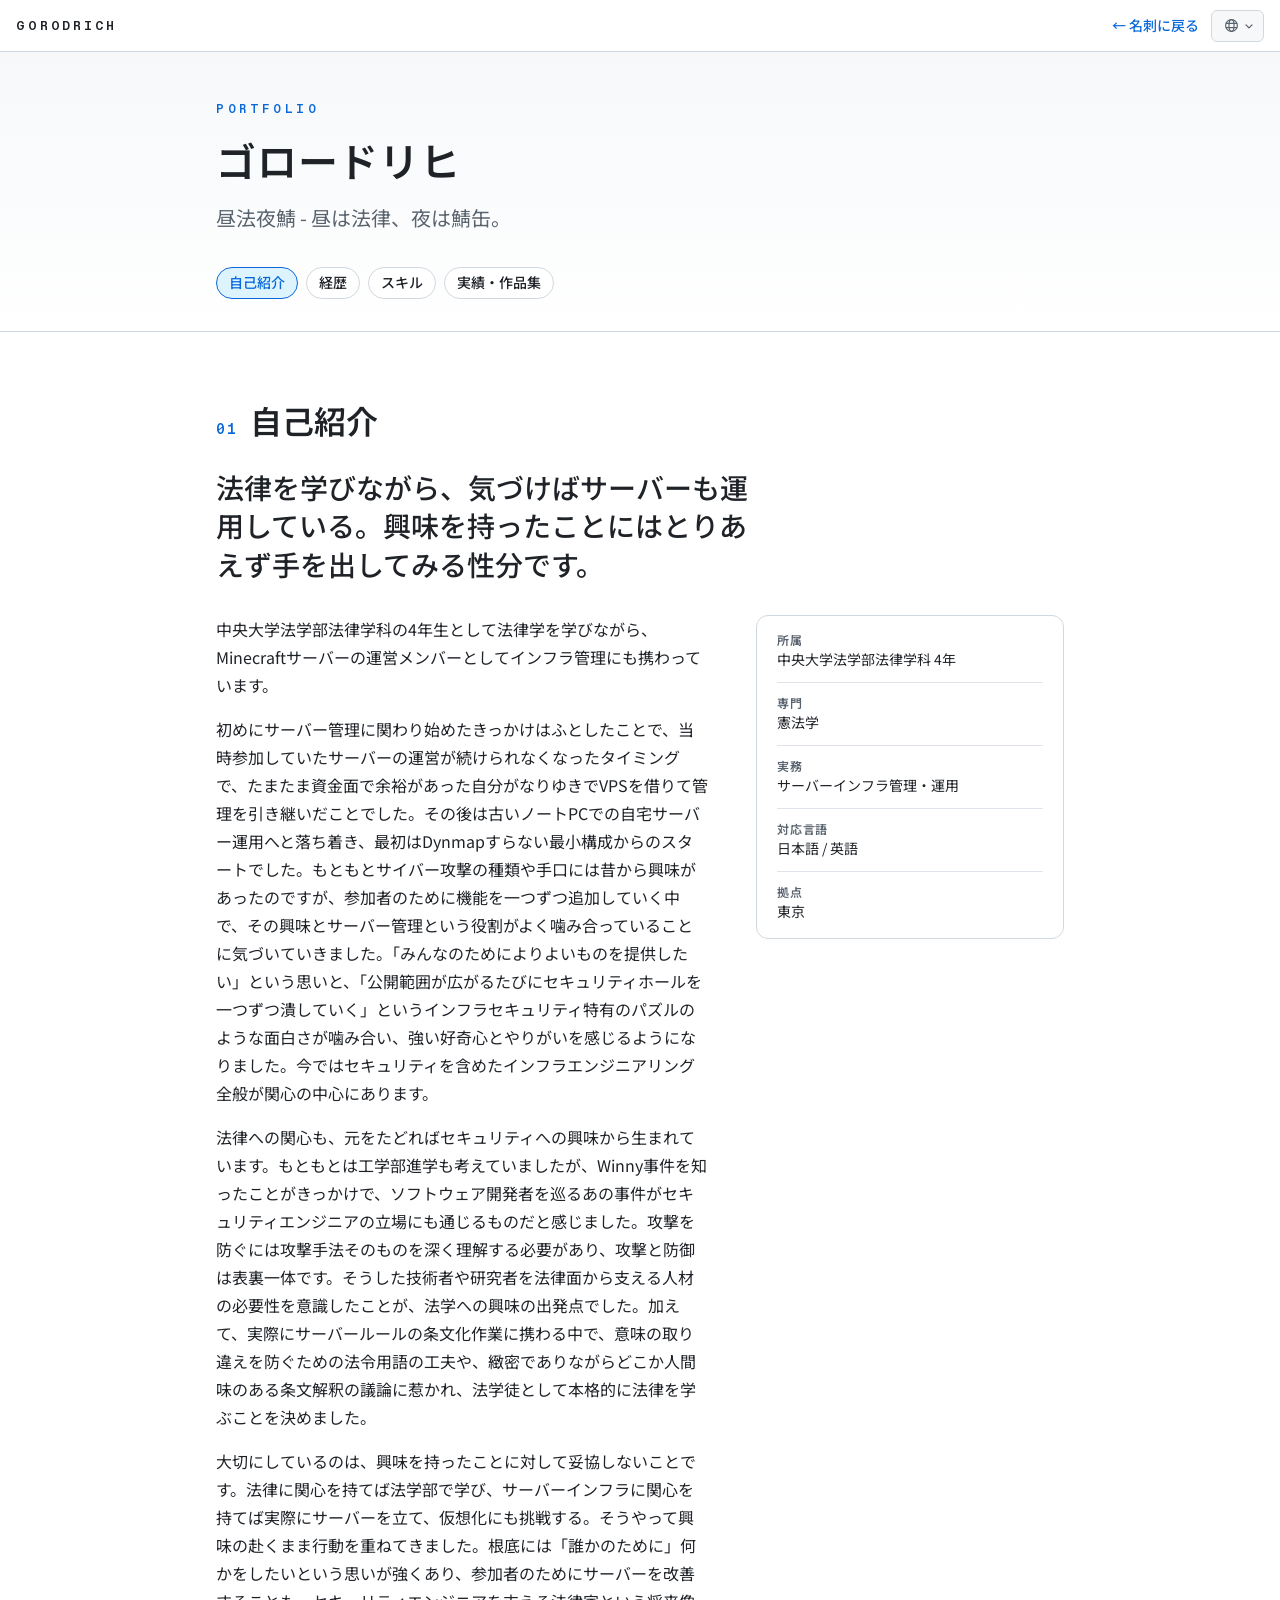
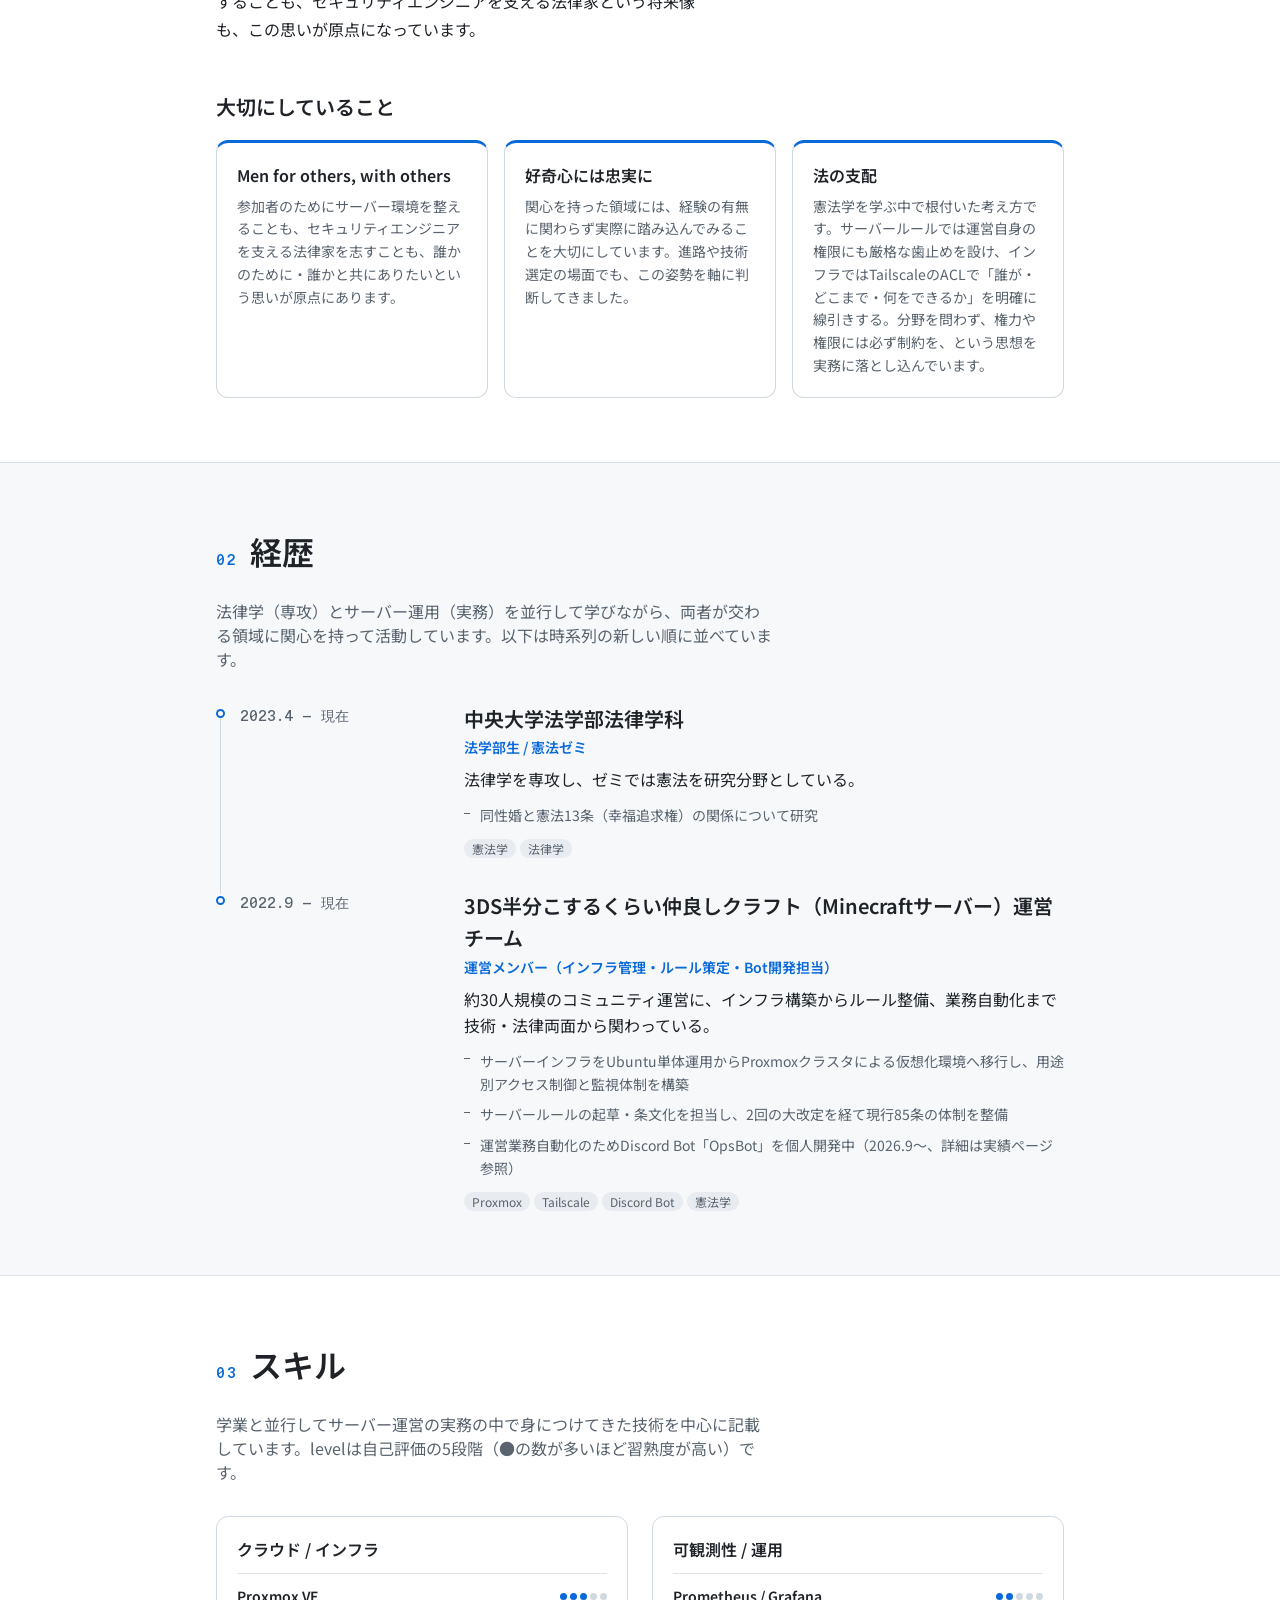
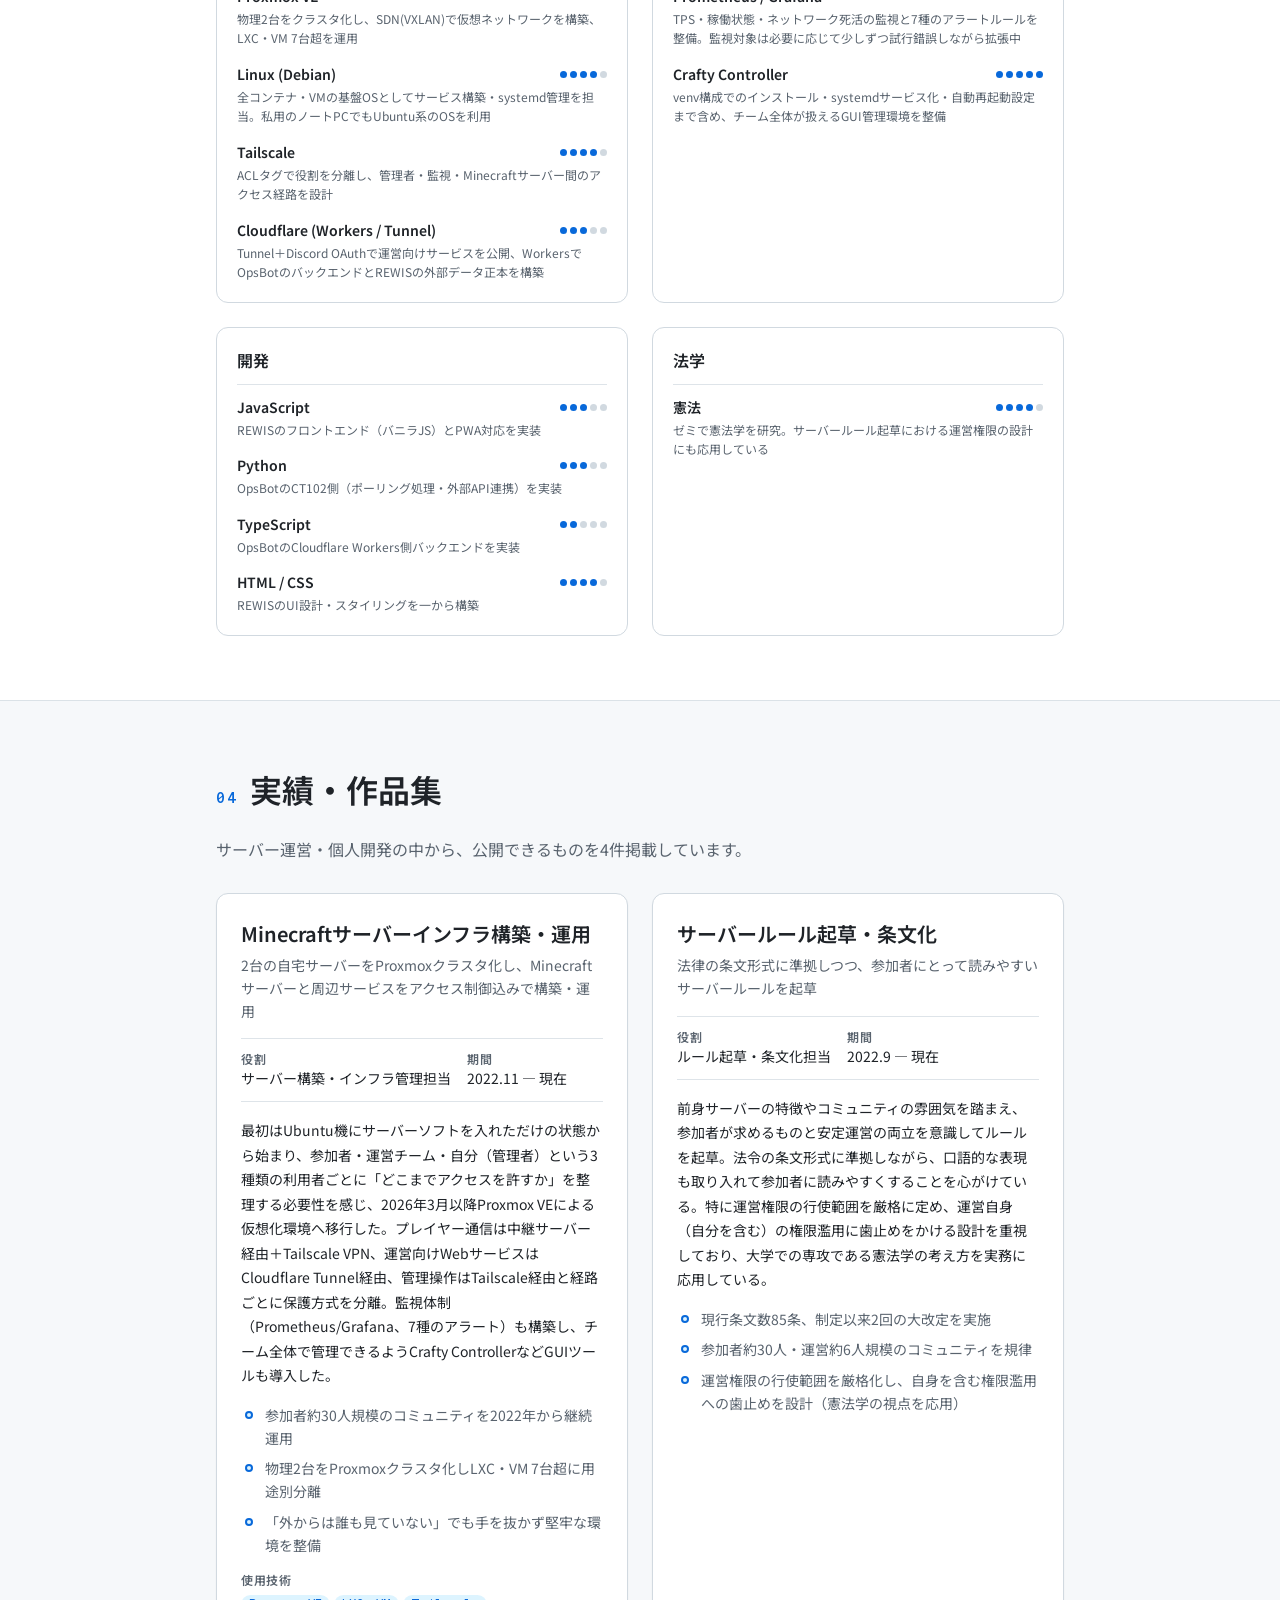
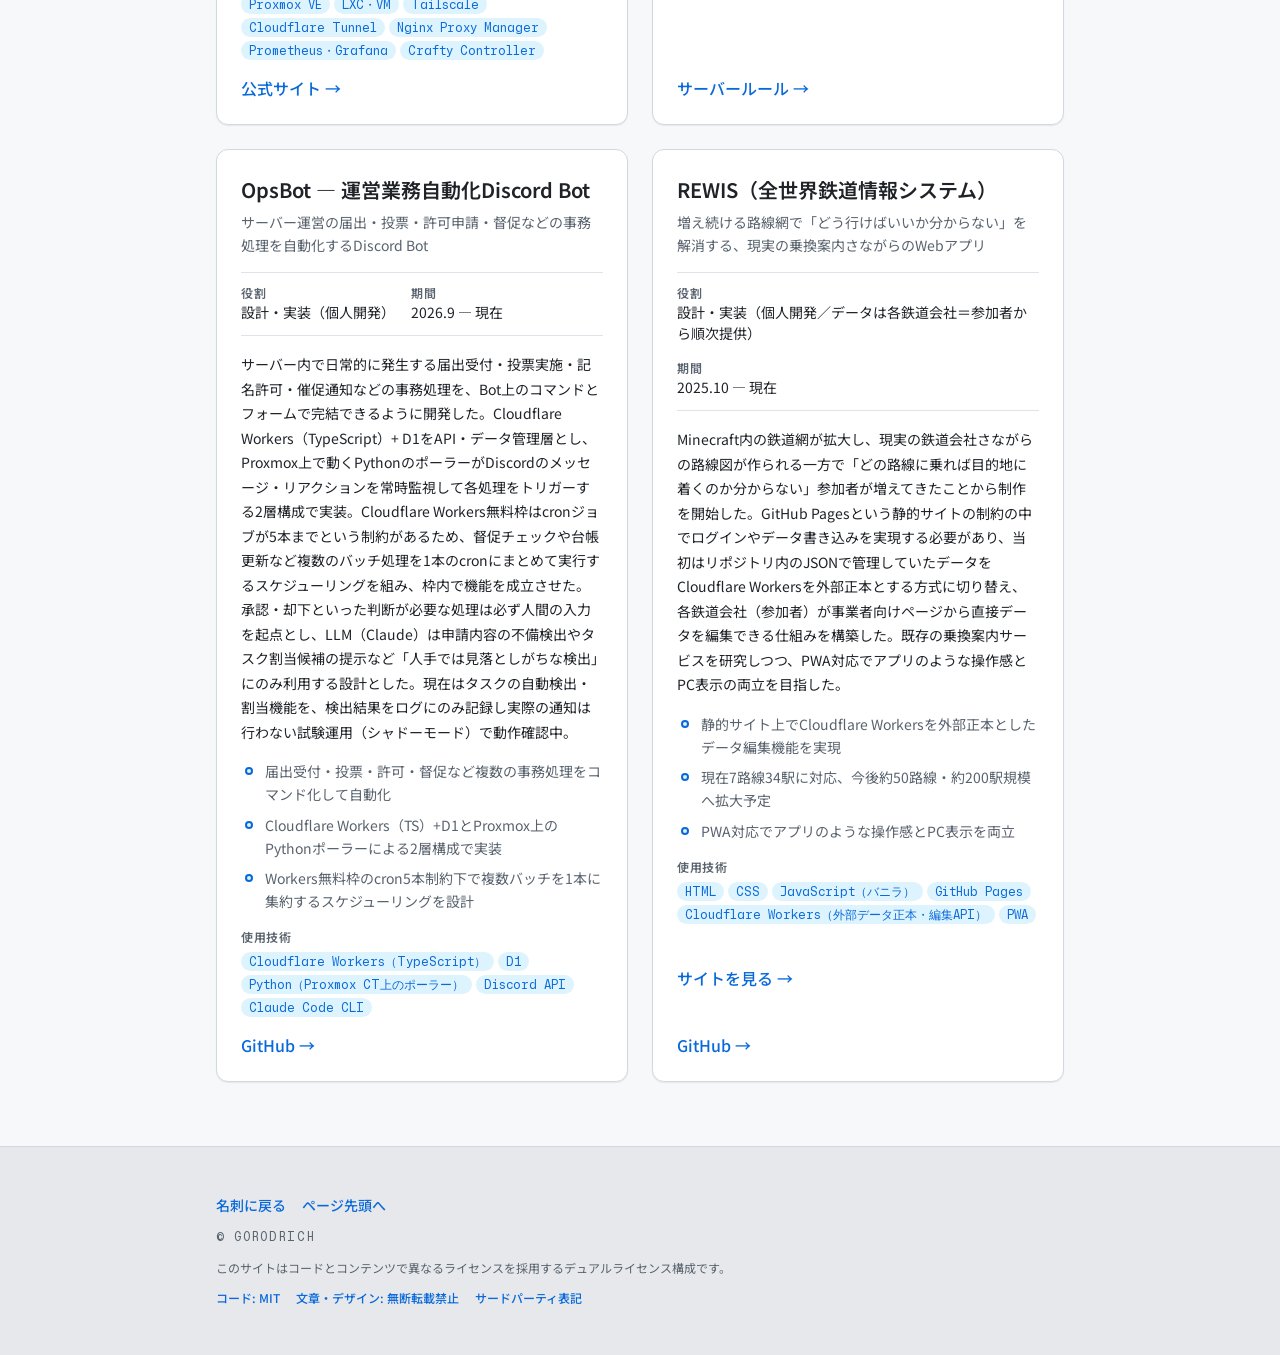
<file: portfolio/index.html>
<!doctype html>
<html lang="ja" class="no-js">
<head>
  <meta charset="utf-8">
  <script>document.documentElement.classList.remove('no-js');</script>
  <meta name="viewport" content="width=device-width, initial-scale=1, viewport-fit=cover">
  <title>ポートフォリオ | ゴロードリヒ</title>
  <meta name="description" content="ゴロードリヒのポートフォリオ。自己紹介・経歴・スキル・実績をまとめています。">
  <link rel="canonical" href="https://56dri.ch/portfolio/">
  <link rel="alternate" hreflang="ja" href="https://56dri.ch/portfolio/">
  <link rel="alternate" hreflang="en" href="https://56dri.ch/portfolio/en/">
  <link rel="alternate" hreflang="zh-Hans" href="https://56dri.ch/portfolio/zh/">
  <link rel="alternate" hreflang="ko" href="https://56dri.ch/portfolio/ko/">
  <link rel="alternate" hreflang="x-default" href="https://56dri.ch/portfolio/">
  <meta property="og:type" content="website">
  <meta property="og:site_name" content="GORODRICH">
  <meta property="og:title" content="ポートフォリオ | ゴロードリヒ">
  <meta property="og:description" content="ゴロードリヒのポートフォリオ。自己紹介・経歴・スキル・実績をまとめています。">
  <meta property="og:url" content="https://56dri.ch/portfolio/">
  <meta property="og:locale" content="ja_JP">
  <meta property="og:image" content="https://56dri.ch/assets/og.png">
  <meta name="twitter:card" content="summary_large_image">
  <meta name="theme-color" content="#0969da">
  <link rel="icon" href="/assets/favicon.ico" sizes="any">
  <link rel="apple-touch-icon" href="/assets/apple-touch-icon.png">
  <link rel="preload" href="/assets/fonts/MonaSansMonoVF.woff2" as="font" type="font/woff2" crossorigin>
  <link rel="preconnect" href="https://fonts.googleapis.com">
  <link rel="preconnect" href="https://fonts.gstatic.com" crossorigin>
  <link rel="stylesheet" href="https://fonts.googleapis.com/css2?family=Noto+Sans+JP:wght@400;500;600;700&display=swap">
  <link rel="stylesheet" href="/css/tokens.css">
  <link rel="stylesheet" href="/css/portfolio.css">
</head>
<body class="page page--portfolio" data-lang="ja">
  <a class="skip-link" href="#about">目次</a>
  <header class="topbar topbar--sticky">
    <a class="topbar__brand" href="/">GORODRICH</a>
    <div class="topbar__end">
      <a class="topbar__back textlink" href="/">
        <span aria-hidden="true">&larr; </span>名刺に戻る</a>
      <details class="langmenu" data-langmenu>
        <summary class="langmenu__button" aria-label="言語: 日本語">
          <svg class="langmenu__globe" viewBox="0 0 16 16" width="15" height="15" aria-hidden="true" fill="none" stroke="currentColor" stroke-width="1.25"><circle cx="8" cy="8" r="6.3"/><ellipse cx="8" cy="8" rx="2.7" ry="6.3"/><path d="M2 5.8h12M2 10.2h12"/></svg>
          <span class="langmenu__label">日本語</span>
          <svg class="langmenu__caret" viewBox="0 0 16 16" width="12" height="12" aria-hidden="true" fill="none" stroke="currentColor" stroke-width="1.7" stroke-linecap="round" stroke-linejoin="round"><path d="M4 6.5 8 10.5l4-4"/></svg>
        </summary>
        <div class="langmenu__panel">
          <p class="langmenu__title">言語</p>
          <ul class="langmenu__list"><li><a class="langmenu__item is-current" href="/portfolio/" hreflang="ja" lang="ja" aria-current="true"><span class="langmenu__check" aria-hidden="true">&#10003;</span>日本語</a></li><li><a class="langmenu__item" href="/portfolio/en/" hreflang="en" lang="en"><span class="langmenu__check" aria-hidden="true"></span>English</a></li><li><a class="langmenu__item" href="/portfolio/zh/" hreflang="zh-Hans" lang="zh-Hans"><span class="langmenu__check" aria-hidden="true"></span>中文</a></li><li><a class="langmenu__item" href="/portfolio/ko/" hreflang="ko" lang="ko"><span class="langmenu__check" aria-hidden="true"></span>한국어</a></li></ul>
        </div>
      </details>
    </div>
  </header>

  <main id="main">
    <div class="hero">
      <div class="wrap">
        <p class="hero__kicker">PORTFOLIO</p>
        <h1 class="hero__title">ゴロードリヒ</h1>
        <p class="hero__lead">昼法夜鯖 - 昼は法律、夜は鯖缶。</p>
        <nav class="sectionnav" aria-label="目次">
          <ul class="sectionnav__list"><li><a class="sectionnav__link" href="#about">自己紹介</a></li><li><a class="sectionnav__link" href="#career">経歴</a></li><li><a class="sectionnav__link" href="#skills">スキル</a></li><li><a class="sectionnav__link" href="#works">実績・作品集</a></li></ul>
        </nav>
      </div>
    </div>

    <section class="section" id="about" aria-labelledby="about-h">
      <div class="wrap">
        <header class="section__head">
          <p class="section__index">01</p>
          <h2 class="section__title" id="about-h">自己紹介</h2>
        </header>
        
      <p class="lead">法律を学びながら、気づけばサーバーも運用している。興味を持ったことにはとりあえず手を出してみる性分です。</p>
      <div class="about">
        <div class="about__prose prose"><p>中央大学法学部法律学科の4年生として法律学を学びながら、Minecraftサーバーの運営メンバーとしてインフラ管理にも携わっています。</p><p>初めにサーバー管理に関わり始めたきっかけはふとしたことで、当時参加していたサーバーの運営が続けられなくなったタイミングで、たまたま資金面で余裕があった自分がなりゆきでVPSを借りて管理を引き継いだことでした。その後は古いノートPCでの自宅サーバー運用へと落ち着き、最初はDynmapすらない最小構成からのスタートでした。もともとサイバー攻撃の種類や手口には昔から興味があったのですが、参加者のために機能を一つずつ追加していく中で、その興味とサーバー管理という役割がよく噛み合っていることに気づいていきました。「みんなのためによりよいものを提供したい」という思いと、「公開範囲が広がるたびにセキュリティホールを一つずつ潰していく」というインフラセキュリティ特有のパズルのような面白さが噛み合い、強い好奇心とやりがいを感じるようになりました。今ではセキュリティを含めたインフラエンジニアリング全般が関心の中心にあります。</p><p>法律への関心も、元をたどればセキュリティへの興味から生まれています。もともとは工学部進学も考えていましたが、Winny事件を知ったことがきっかけで、ソフトウェア開発者を巡るあの事件がセキュリティエンジニアの立場にも通じるものだと感じました。攻撃を防ぐには攻撃手法そのものを深く理解する必要があり、攻撃と防御は表裏一体です。そうした技術者や研究者を法律面から支える人材の必要性を意識したことが、法学への興味の出発点でした。加えて、実際にサーバールールの条文化作業に携わる中で、意味の取り違えを防ぐための法令用語の工夫や、緻密でありながらどこか人間味のある条文解釈の議論に惹かれ、法学徒として本格的に法律を学ぶことを決めました。</p><p>大切にしているのは、興味を持ったことに対して妥協しないことです。法律に関心を持てば法学部で学び、サーバーインフラに関心を持てば実際にサーバーを立て、仮想化にも挑戦する。そうやって興味の赴くまま行動を重ねてきました。根底には「誰かのために」何かをしたいという思いが強くあり、参加者のためにサーバーを改善することも、セキュリティエンジニアを支える法律家という将来像も、この思いが原点になっています。</p></div>
        <dl class="facts"><div class="fact"><dt class="fact__label">所属</dt><dd class="fact__value">中央大学法学部法律学科 4年</dd></div><div class="fact"><dt class="fact__label">専門</dt><dd class="fact__value">憲法学</dd></div><div class="fact"><dt class="fact__label">実務</dt><dd class="fact__value">サーバーインフラ管理・運用</dd></div><div class="fact"><dt class="fact__label">対応言語</dt><dd class="fact__value">日本語 / 英語</dd></div><div class="fact"><dt class="fact__label">拠点</dt><dd class="fact__value">東京</dd></div></dl>
      </div>
      <h3 class="subheading">大切にしていること</h3>
      <ul class="values"><li class="value"><h3 class="value__title">Men for others, with others</h3><p class="value__body">参加者のためにサーバー環境を整えることも、セキュリティエンジニアを支える法律家を志すことも、誰かのために・誰かと共にありたいという思いが原点にあります。</p></li><li class="value"><h3 class="value__title">好奇心には忠実に</h3><p class="value__body">関心を持った領域には、経験の有無に関わらず実際に踏み込んでみることを大切にしています。進路や技術選定の場面でも、この姿勢を軸に判断してきました。</p></li><li class="value"><h3 class="value__title">法の支配</h3><p class="value__body">憲法学を学ぶ中で根付いた考え方です。サーバールールでは運営自身の権限にも厳格な歯止めを設け、インフラではTailscaleのACLで「誰が・どこまで・何をできるか」を明確に線引きする。分野を問わず、権力や権限には必ず制約を、という思想を実務に落とし込んでいます。</p></li></ul>
      </div>
    </section>
    <section class="section" id="career" aria-labelledby="career-h">
      <div class="wrap">
        <header class="section__head">
          <p class="section__index">02</p>
          <h2 class="section__title" id="career-h">経歴</h2>
        </header>
        <p class="section__intro">法律学（専攻）とサーバー運用（実務）を並行して学びながら、両者が交わる領域に関心を持って活動しています。以下は時系列の新しい順に並べています。</p><ol class="timeline">
        <li class="entry">
          <p class="entry__period">2023.4 — 現在</p>
          <div class="entry__body">
            <h3 class="entry__org">中央大学法学部法律学科</h3>
            <p class="entry__role">法学部生 / 憲法ゼミ</p>
            <p class="entry__summary">法律学を専攻し、ゼミでは憲法を研究分野としている。</p>
            <ul class="entry__points"><li>同性婚と憲法13条（幸福追求権）の関係について研究</li></ul>
            <ul class="tags"><li class="tag">憲法学</li><li class="tag">法律学</li></ul>
          </div>
        </li>
        <li class="entry">
          <p class="entry__period">2022.9 — 現在</p>
          <div class="entry__body">
            <h3 class="entry__org">3DS半分こするくらい仲良しクラフト（Minecraftサーバー）運営チーム</h3>
            <p class="entry__role">運営メンバー（インフラ管理・ルール策定・Bot開発担当）</p>
            <p class="entry__summary">約30人規模のコミュニティ運営に、インフラ構築からルール整備、業務自動化まで技術・法律両面から関わっている。</p>
            <ul class="entry__points"><li>サーバーインフラをUbuntu単体運用からProxmoxクラスタによる仮想化環境へ移行し、用途別アクセス制御と監視体制を構築</li><li>サーバールールの起草・条文化を担当し、2回の大改定を経て現行85条の体制を整備</li><li>運営業務自動化のためDiscord Bot「OpsBot」を個人開発中（2026.9〜、詳細は実績ページ参照）</li></ul>
            <ul class="tags"><li class="tag">Proxmox</li><li class="tag">Tailscale</li><li class="tag">Discord Bot</li><li class="tag">憲法学</li></ul>
          </div>
        </li></ol>
      </div>
    </section>
    <section class="section" id="skills" aria-labelledby="skills-h">
      <div class="wrap">
        <header class="section__head">
          <p class="section__index">03</p>
          <h2 class="section__title" id="skills-h">スキル</h2>
        </header>
        <p class="section__intro">学業と並行してサーバー運営の実務の中で身につけてきた技術を中心に記載しています。levelは自己評価の5段階（●の数が多いほど習熟度が高い）です。</p><div class="skillgrid"><section class="skillgroup"><h3 class="skillgroup__name">クラウド / インフラ</h3><ul class="skills">
            <li class="skill">
              <div class="skill__head"><span class="skill__name">Proxmox VE</span><span class="meter" role="img" aria-label="習熟度: 3 / 5"><span class="meter__dot is-on"></span><span class="meter__dot is-on"></span><span class="meter__dot is-on"></span><span class="meter__dot"></span><span class="meter__dot"></span></span></div>
              <p class="skill__note">物理2台をクラスタ化し、SDN(VXLAN)で仮想ネットワークを構築、LXC・VM 7台超を運用</p>
            </li>
            <li class="skill">
              <div class="skill__head"><span class="skill__name">Linux (Debian)</span><span class="meter" role="img" aria-label="習熟度: 4 / 5"><span class="meter__dot is-on"></span><span class="meter__dot is-on"></span><span class="meter__dot is-on"></span><span class="meter__dot is-on"></span><span class="meter__dot"></span></span></div>
              <p class="skill__note">全コンテナ・VMの基盤OSとしてサービス構築・systemd管理を担当。私用のノートPCでもUbuntu系のOSを利用</p>
            </li>
            <li class="skill">
              <div class="skill__head"><span class="skill__name">Tailscale</span><span class="meter" role="img" aria-label="習熟度: 4 / 5"><span class="meter__dot is-on"></span><span class="meter__dot is-on"></span><span class="meter__dot is-on"></span><span class="meter__dot is-on"></span><span class="meter__dot"></span></span></div>
              <p class="skill__note">ACLタグで役割を分離し、管理者・監視・Minecraftサーバー間のアクセス経路を設計</p>
            </li>
            <li class="skill">
              <div class="skill__head"><span class="skill__name">Cloudflare (Workers / Tunnel)</span><span class="meter" role="img" aria-label="習熟度: 3 / 5"><span class="meter__dot is-on"></span><span class="meter__dot is-on"></span><span class="meter__dot is-on"></span><span class="meter__dot"></span><span class="meter__dot"></span></span></div>
              <p class="skill__note">Tunnel＋Discord OAuthで運営向けサービスを公開、WorkersでOpsBotのバックエンドとREWISの外部データ正本を構築</p>
            </li></ul></section><section class="skillgroup"><h3 class="skillgroup__name">可観測性 / 運用</h3><ul class="skills">
            <li class="skill">
              <div class="skill__head"><span class="skill__name">Prometheus / Grafana</span><span class="meter" role="img" aria-label="習熟度: 2 / 5"><span class="meter__dot is-on"></span><span class="meter__dot is-on"></span><span class="meter__dot"></span><span class="meter__dot"></span><span class="meter__dot"></span></span></div>
              <p class="skill__note">TPS・稼働状態・ネットワーク死活の監視と7種のアラートルールを整備。監視対象は必要に応じて少しずつ試行錯誤しながら拡張中</p>
            </li>
            <li class="skill">
              <div class="skill__head"><span class="skill__name">Crafty Controller</span><span class="meter" role="img" aria-label="習熟度: 5 / 5"><span class="meter__dot is-on"></span><span class="meter__dot is-on"></span><span class="meter__dot is-on"></span><span class="meter__dot is-on"></span><span class="meter__dot is-on"></span></span></div>
              <p class="skill__note">venv構成でのインストール・systemdサービス化・自動再起動設定まで含め、チーム全体が扱えるGUI管理環境を整備</p>
            </li></ul></section><section class="skillgroup"><h3 class="skillgroup__name">開発</h3><ul class="skills">
            <li class="skill">
              <div class="skill__head"><span class="skill__name">JavaScript</span><span class="meter" role="img" aria-label="習熟度: 3 / 5"><span class="meter__dot is-on"></span><span class="meter__dot is-on"></span><span class="meter__dot is-on"></span><span class="meter__dot"></span><span class="meter__dot"></span></span></div>
              <p class="skill__note">REWISのフロントエンド（バニラJS）とPWA対応を実装</p>
            </li>
            <li class="skill">
              <div class="skill__head"><span class="skill__name">Python</span><span class="meter" role="img" aria-label="習熟度: 3 / 5"><span class="meter__dot is-on"></span><span class="meter__dot is-on"></span><span class="meter__dot is-on"></span><span class="meter__dot"></span><span class="meter__dot"></span></span></div>
              <p class="skill__note">OpsBotのCT102側（ポーリング処理・外部API連携）を実装</p>
            </li>
            <li class="skill">
              <div class="skill__head"><span class="skill__name">TypeScript</span><span class="meter" role="img" aria-label="習熟度: 2 / 5"><span class="meter__dot is-on"></span><span class="meter__dot is-on"></span><span class="meter__dot"></span><span class="meter__dot"></span><span class="meter__dot"></span></span></div>
              <p class="skill__note">OpsBotのCloudflare Workers側バックエンドを実装</p>
            </li>
            <li class="skill">
              <div class="skill__head"><span class="skill__name">HTML / CSS</span><span class="meter" role="img" aria-label="習熟度: 4 / 5"><span class="meter__dot is-on"></span><span class="meter__dot is-on"></span><span class="meter__dot is-on"></span><span class="meter__dot is-on"></span><span class="meter__dot"></span></span></div>
              <p class="skill__note">REWISのUI設計・スタイリングを一から構築</p>
            </li></ul></section><section class="skillgroup"><h3 class="skillgroup__name">法学</h3><ul class="skills">
            <li class="skill">
              <div class="skill__head"><span class="skill__name">憲法</span><span class="meter" role="img" aria-label="習熟度: 4 / 5"><span class="meter__dot is-on"></span><span class="meter__dot is-on"></span><span class="meter__dot is-on"></span><span class="meter__dot is-on"></span><span class="meter__dot"></span></span></div>
              <p class="skill__note">ゼミで憲法学を研究。サーバールール起草における運営権限の設計にも応用している</p>
            </li></ul></section></div>
      </div>
    </section>
    <section class="section" id="works" aria-labelledby="works-h">
      <div class="wrap">
        <header class="section__head">
          <p class="section__index">04</p>
          <h2 class="section__title" id="works-h">実績・作品集</h2>
        </header>
        <p class="section__intro">サーバー運営・個人開発の中から、公開できるものを4件掲載しています。</p><div class="works">
        <article class="work">
          <header class="work__head">
            <h3 class="work__title">Minecraftサーバーインフラ構築・運用</h3>
            <p class="work__tagline">2台の自宅サーバーをProxmoxクラスタ化し、Minecraftサーバーと周辺サービスをアクセス制御込みで構築・運用</p>
          </header>
          <dl class="work__meta">
            <div><dt>役割</dt><dd>サーバー構築・インフラ管理担当</dd></div>
            <div><dt>期間</dt><dd>2022.11 — 現在</dd></div>
          </dl>
          <p class="work__body">最初はUbuntu機にサーバーソフトを入れただけの状態から始まり、参加者・運営チーム・自分（管理者）という3種類の利用者ごとに「どこまでアクセスを許すか」を整理する必要性を感じ、2026年3月以降Proxmox VEによる仮想化環境へ移行した。プレイヤー通信は中継サーバー経由＋Tailscale VPN、運営向けWebサービスはCloudflare Tunnel経由、管理操作はTailscale経由と経路ごとに保護方式を分離。監視体制（Prometheus/Grafana、7種のアラート）も構築し、チーム全体で管理できるようCrafty ControllerなどGUIツールも導入した。</p>
          <ul class="work__highlights"><li>参加者約30人規模のコミュニティを2022年から継続運用</li><li>物理2台をProxmoxクラスタ化しLXC・VM 7台超に用途別分離</li><li>「外からは誰も見ていない」でも手を抜かず堅牢な環境を整備</li></ul>
          <p class="work__stacklabel">使用技術</p><ul class="tags"><li class="tag tag--stack">Proxmox VE</li><li class="tag tag--stack">LXC・VM</li><li class="tag tag--stack">Tailscale</li><li class="tag tag--stack">Cloudflare Tunnel</li><li class="tag tag--stack">Nginx Proxy Manager</li><li class="tag tag--stack">Prometheus・Grafana</li><li class="tag tag--stack">Crafty Controller</li></ul>
          <p class="work__link"><a class="textlink" href="https://www.ds2.uk/" target="_blank" rel="noopener">公式サイト<span aria-hidden="true"> &rarr;</span></a></p>
        </article>
        <article class="work">
          <header class="work__head">
            <h3 class="work__title">サーバールール起草・条文化</h3>
            <p class="work__tagline">法律の条文形式に準拠しつつ、参加者にとって読みやすいサーバールールを起草</p>
          </header>
          <dl class="work__meta">
            <div><dt>役割</dt><dd>ルール起草・条文化担当</dd></div>
            <div><dt>期間</dt><dd>2022.9 — 現在</dd></div>
          </dl>
          <p class="work__body">前身サーバーの特徴やコミュニティの雰囲気を踏まえ、参加者が求めるものと安定運営の両立を意識してルールを起草。法令の条文形式に準拠しながら、口語的な表現も取り入れて参加者に読みやすくすることを心がけている。特に運営権限の行使範囲を厳格に定め、運営自身（自分を含む）の権限濫用に歯止めをかける設計を重視しており、大学での専攻である憲法学の考え方を実務に応用している。</p>
          <ul class="work__highlights"><li>現行条文数85条、制定以来2回の大改定を実施</li><li>参加者約30人・運営約6人規模のコミュニティを規律</li><li>運営権限の行使範囲を厳格化し、自身を含む権限濫用への歯止めを設計（憲法学の視点を応用）</li></ul>
          
          <p class="work__link"><a class="textlink" href="https://www.ds2.uk/rule" target="_blank" rel="noopener">サーバールール<span aria-hidden="true"> &rarr;</span></a></p>
        </article>
        <article class="work">
          <header class="work__head">
            <h3 class="work__title">OpsBot — 運営業務自動化Discord Bot</h3>
            <p class="work__tagline">サーバー運営の届出・投票・許可申請・督促などの事務処理を自動化するDiscord Bot</p>
          </header>
          <dl class="work__meta">
            <div><dt>役割</dt><dd>設計・実装（個人開発）</dd></div>
            <div><dt>期間</dt><dd>2026.9 — 現在</dd></div>
          </dl>
          <p class="work__body">サーバー内で日常的に発生する届出受付・投票実施・記名許可・催促通知などの事務処理を、Bot上のコマンドとフォームで完結できるように開発した。Cloudflare Workers（TypeScript）+ D1をAPI・データ管理層とし、Proxmox上で動くPythonのポーラーがDiscordのメッセージ・リアクションを常時監視して各処理をトリガーする2層構成で実装。Cloudflare Workers無料枠はcronジョブが5本までという制約があるため、督促チェックや台帳更新など複数のバッチ処理を1本のcronにまとめて実行するスケジューリングを組み、枠内で機能を成立させた。承認・却下といった判断が必要な処理は必ず人間の入力を起点とし、LLM（Claude）は申請内容の不備検出やタスク割当候補の提示など「人手では見落としがちな検出」にのみ利用する設計とした。現在はタスクの自動検出・割当機能を、検出結果をログにのみ記録し実際の通知は行わない試験運用（シャドーモード）で動作確認中。</p>
          <ul class="work__highlights"><li>届出受付・投票・許可・督促など複数の事務処理をコマンド化して自動化</li><li>Cloudflare Workers（TS）+D1とProxmox上のPythonポーラーによる2層構成で実装</li><li>Workers無料枠のcron5本制約下で複数バッチを1本に集約するスケジューリングを設計</li></ul>
          <p class="work__stacklabel">使用技術</p><ul class="tags"><li class="tag tag--stack">Cloudflare Workers（TypeScript）</li><li class="tag tag--stack">D1</li><li class="tag tag--stack">Python（Proxmox CT上のポーラー）</li><li class="tag tag--stack">Discord API</li><li class="tag tag--stack">Claude Code CLI</li></ul>
          <p class="work__link"><a class="textlink" href="https://github.com/Gorodrich/ops-bot" target="_blank" rel="noopener">GitHub<span aria-hidden="true"> &rarr;</span></a></p>
        </article>
        <article class="work">
          <header class="work__head">
            <h3 class="work__title">REWIS（全世界鉄道情報システム）</h3>
            <p class="work__tagline">増え続ける路線網で「どう行けばいいか分からない」を解消する、現実の乗換案内さながらのWebアプリ</p>
          </header>
          <dl class="work__meta">
            <div><dt>役割</dt><dd>設計・実装（個人開発／データは各鉄道会社＝参加者から順次提供）</dd></div>
            <div><dt>期間</dt><dd>2025.10 — 現在</dd></div>
          </dl>
          <p class="work__body">Minecraft内の鉄道網が拡大し、現実の鉄道会社さながらの路線図が作られる一方で「どの路線に乗れば目的地に着くのか分からない」参加者が増えてきたことから制作を開始した。GitHub Pagesという静的サイトの制約の中でログインやデータ書き込みを実現する必要があり、当初はリポジトリ内のJSONで管理していたデータをCloudflare Workersを外部正本とする方式に切り替え、各鉄道会社（参加者）が事業者向けページから直接データを編集できる仕組みを構築した。既存の乗換案内サービスを研究しつつ、PWA対応でアプリのような操作感とPC表示の両立を目指した。</p>
          <ul class="work__highlights"><li>静的サイト上でCloudflare Workersを外部正本としたデータ編集機能を実現</li><li>現在7路線34駅に対応、今後約50路線・約200駅規模へ拡大予定</li><li>PWA対応でアプリのような操作感とPC表示を両立</li></ul>
          <p class="work__stacklabel">使用技術</p><ul class="tags"><li class="tag tag--stack">HTML</li><li class="tag tag--stack">CSS</li><li class="tag tag--stack">JavaScript（バニラ）</li><li class="tag tag--stack">GitHub Pages</li><li class="tag tag--stack">Cloudflare Workers（外部データ正本・編集API）</li><li class="tag tag--stack">PWA</li></ul>
          <p class="work__link"><a class="textlink" href="https://k-triar.github.io/rewis/" target="_blank" rel="noopener">サイトを見る<span aria-hidden="true"> &rarr;</span></a></p><p class="work__link"><a class="textlink" href="https://github.com/k-triar/rewis" target="_blank" rel="noopener">GitHub<span aria-hidden="true"> &rarr;</span></a></p>
        </article></div>
      </div>
    </section>
  </main>

  <footer class="footer">
    <div class="wrap footer__inner">
      <p class="footer__links">
        <a class="textlink" href="/">名刺に戻る</a>
        <a class="textlink" href="#main">ページ先頭へ</a>
      </p>
      <p class="footer__copy">&copy; GORODRICH</p>
      <p class="footer__note">このサイトはコードとコンテンツで異なるライセンスを採用するデュアルライセンス構成です。</p>
      <p class="footer__license">
        <a class="textlink" href="https://github.com/Gorodrich/mypage/blob/main/LICENSE" target="_blank" rel="noopener">コード: MIT</a>
        <a class="textlink" href="https://github.com/Gorodrich/mypage/blob/main/LICENSE-CONTENT" target="_blank" rel="noopener">文章・デザイン: 無断転載禁止</a>
        <a class="textlink" href="https://github.com/Gorodrich/mypage/blob/main/THIRD-PARTY-NOTICES.md" target="_blank" rel="noopener">サードパーティ表記</a>
      </p>
    </div>
  </footer>
  <script src="/js/site.js" defer></script>
</body>
</html>
</file>
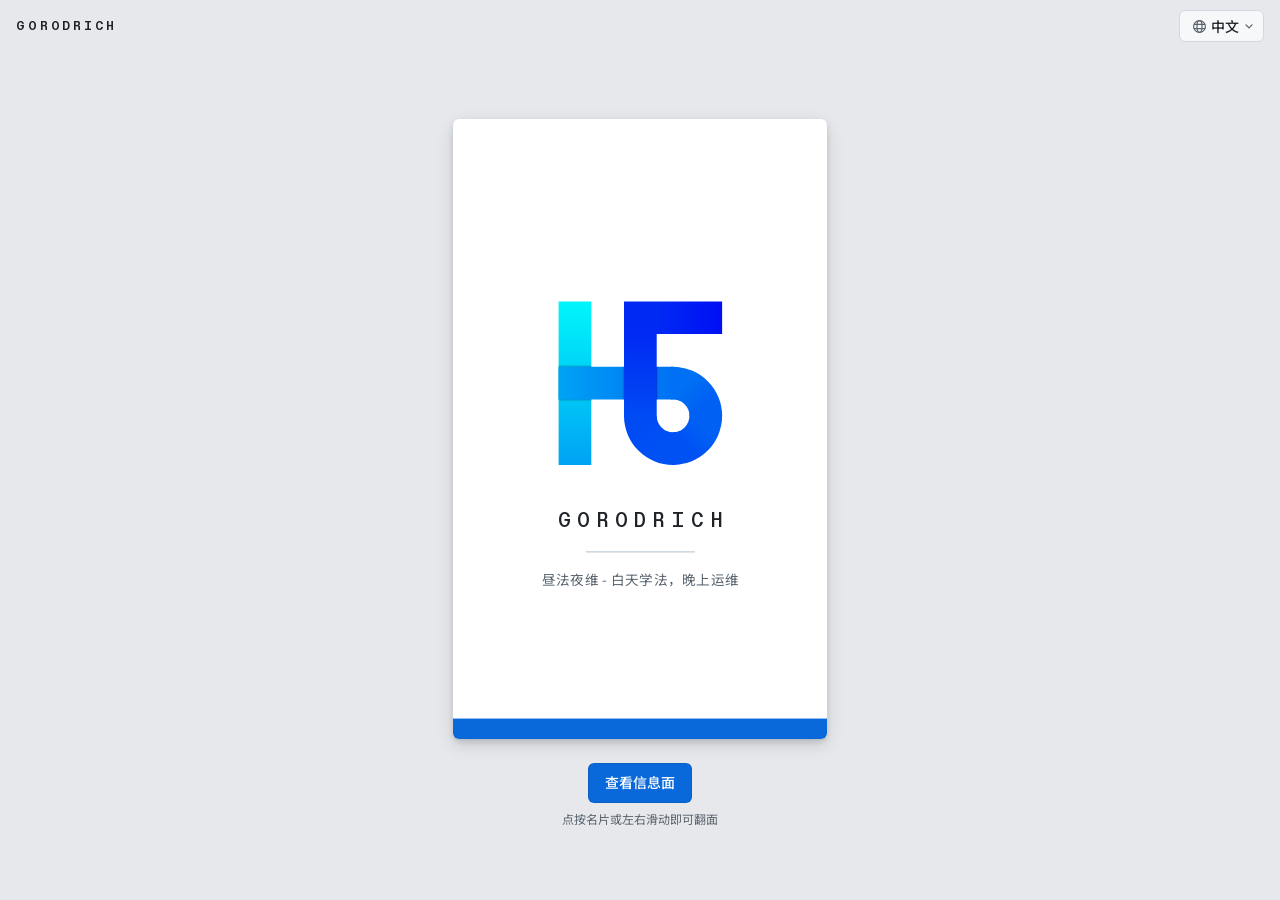
<file: zh/index.html>
<!doctype html>
<html lang="zh-Hans" class="no-js">
<head>
  <meta charset="utf-8">
  <script>document.documentElement.classList.remove('no-js');</script>
  <meta name="viewport" content="width=device-width, initial-scale=1, viewport-fit=cover">
  <title>五郎德里希 | 电子名片</title>
  <meta name="description" content="中央大学法学院学生兼服务器管理员五郎德里希的电子名片。可在此查看联系方式与作品集。">
  <link rel="canonical" href="https://56dri.ch/zh/">
  <link rel="alternate" hreflang="ja" href="https://56dri.ch/">
  <link rel="alternate" hreflang="en" href="https://56dri.ch/en/">
  <link rel="alternate" hreflang="zh-Hans" href="https://56dri.ch/zh/">
  <link rel="alternate" hreflang="ko" href="https://56dri.ch/ko/">
  <link rel="alternate" hreflang="x-default" href="https://56dri.ch/">
  <meta property="og:type" content="website">
  <meta property="og:site_name" content="GORODRICH">
  <meta property="og:title" content="五郎德里希 | 电子名片">
  <meta property="og:description" content="中央大学法学院学生兼服务器管理员五郎德里希的电子名片。可在此查看联系方式与作品集。">
  <meta property="og:url" content="https://56dri.ch/zh/">
  <meta property="og:locale" content="zh_CN">
  <meta property="og:image" content="https://56dri.ch/assets/og.png">
  <meta name="twitter:card" content="summary_large_image">
  <meta name="theme-color" content="#0969da">
  <link rel="icon" href="/assets/favicon.ico" sizes="any">
  <link rel="apple-touch-icon" href="/assets/apple-touch-icon.png">
  <link rel="preload" href="/assets/fonts/MonaSansMonoVF.woff2" as="font" type="font/woff2" crossorigin>
  <link rel="preconnect" href="https://fonts.googleapis.com">
  <link rel="preconnect" href="https://fonts.gstatic.com" crossorigin>
  <link rel="stylesheet" href="https://fonts.googleapis.com/css2?family=Noto+Sans+SC:wght@400;500;600;700&display=swap">
  <link rel="stylesheet" href="/css/tokens.css">
  <link rel="stylesheet" href="/css/card.css">
</head>
<body class="page page--card" data-lang="zh">
  <a class="skip-link" href="#card">查看信息面</a>
  <header class="topbar">
    <a class="topbar__brand" href="/zh/">GORODRICH</a>
    <details class="langmenu" data-langmenu>
        <summary class="langmenu__button" aria-label="语言: 中文">
          <svg class="langmenu__globe" viewBox="0 0 16 16" width="15" height="15" aria-hidden="true" fill="none" stroke="currentColor" stroke-width="1.25"><circle cx="8" cy="8" r="6.3"/><ellipse cx="8" cy="8" rx="2.7" ry="6.3"/><path d="M2 5.8h12M2 10.2h12"/></svg>
          <span class="langmenu__label">中文</span>
          <svg class="langmenu__caret" viewBox="0 0 16 16" width="12" height="12" aria-hidden="true" fill="none" stroke="currentColor" stroke-width="1.7" stroke-linecap="round" stroke-linejoin="round"><path d="M4 6.5 8 10.5l4-4"/></svg>
        </summary>
        <div class="langmenu__panel">
          <p class="langmenu__title">语言</p>
          <ul class="langmenu__list"><li><a class="langmenu__item" href="/" hreflang="ja" lang="ja"><span class="langmenu__check" aria-hidden="true"></span>日本語</a></li><li><a class="langmenu__item" href="/en/" hreflang="en" lang="en"><span class="langmenu__check" aria-hidden="true"></span>English</a></li><li><a class="langmenu__item is-current" href="/zh/" hreflang="zh-Hans" lang="zh-Hans" aria-current="true"><span class="langmenu__check" aria-hidden="true">&#10003;</span>中文</a></li><li><a class="langmenu__item" href="/ko/" hreflang="ko" lang="ko"><span class="langmenu__check" aria-hidden="true"></span>한국어</a></li></ul>
        </div>
      </details>
  </header>

  <main class="stage">
    <div class="scene">
      <div class="card" id="card" data-face="logo">
        <div class="card__face card__face--logo" role="group" aria-label="名片 标志面"><svg xmlns="http://www.w3.org/2000/svg" viewBox="3.0 3.0 55.001 91.003" class="bc bc--back"><svg x="18.501" y="29.775" width="24" height="24" viewBox="0 0 400 400" overflow="visible"><title>Gorodrich</title><defs id="lg-defs1"><linearGradient id="lg-linearGradient27"><stop style="stop-color:#00a3f4;stop-opacity:1;" offset="0" id="lg-stop27"/><stop style="stop-color:#0070f4;stop-opacity:1;" offset="1" id="lg-stop28"/></linearGradient><linearGradient id="lg-linearGradient26"><stop style="stop-color:#0060f4;stop-opacity:1;" offset="0" id="lg-stop25"/><stop style="stop-color:#0070f4;stop-opacity:1;" offset="1" id="lg-stop26"/></linearGradient><linearGradient id="lg-linearGradient24"><stop style="stop-color:#0051f4;stop-opacity:1;" offset="0" id="lg-stop23"/><stop style="stop-color:#0060f4;stop-opacity:1;" offset="1" id="lg-stop24"/></linearGradient><linearGradient id="lg-linearGradient22"><stop style="stop-color:#004bf4;stop-opacity:1;" offset="0" id="lg-stop21"/><stop style="stop-color:#0051f4;stop-opacity:1;" offset="1" id="lg-stop22"/></linearGradient><linearGradient id="lg-linearGradient19"><stop style="stop-color:#002af4;stop-opacity:1;" offset="0" id="lg-stop19"/><stop style="stop-color:#004bf4;stop-opacity:1;" offset="1" id="lg-stop20"/></linearGradient><linearGradient id="lg-linearGradient17"><stop style="stop-color:#002af4;stop-opacity:1;" offset="0" id="lg-stop17"/><stop style="stop-color:#000ff4;stop-opacity:1;" offset="1" id="lg-stop18"/></linearGradient><linearGradient id="lg-linearGradient3"><stop style="stop-color:#00f6fa;stop-opacity:1;" offset="0" id="lg-stop3"/><stop style="stop-color:#00a3f4;stop-opacity:1;" offset="1" id="lg-stop4"/></linearGradient><linearGradient xlink:href="#lg-linearGradient3" id="lg-linearGradient2" x1="40" y1="0" x2="40" y2="400" gradientUnits="userSpaceOnUse"/><linearGradient xlink:href="#lg-linearGradient17" id="lg-linearGradient18" x1="240" y1="40" x2="400" y2="40" gradientUnits="userSpaceOnUse"/><linearGradient xlink:href="#lg-linearGradient19" id="lg-linearGradient20" x1="200" y1="80" x2="200" y2="280" gradientUnits="userSpaceOnUse"/><linearGradient xlink:href="#lg-linearGradient22" id="lg-linearGradient21" x1="240" y1="280" x2="280" y2="320" gradientUnits="userSpaceOnUse"/><linearGradient xlink:href="#lg-linearGradient24" id="lg-linearGradient23" x1="280" y1="320" x2="320" y2="280" gradientUnits="userSpaceOnUse"/><linearGradient xlink:href="#lg-linearGradient26" id="lg-linearGradient25" x1="320" y1="280" x2="280" y2="240" gradientUnits="userSpaceOnUse"/><linearGradient xlink:href="#lg-linearGradient27" id="lg-linearGradient28" x1="0" y1="200" x2="280" y2="200" gradientUnits="userSpaceOnUse"/><filter style="color-interpolation-filters:sRGB;" id="lg-filter29" x="-0.09" y="-0.09" width="1.18" height="1.18"><feFlood result="flood" in="SourceGraphic" flood-opacity="0.498039" flood-color="rgb(0,0,0)" id="lg-feFlood28"/><feGaussianBlur result="blur" in="SourceGraphic" stdDeviation="3.000000" id="lg-feGaussianBlur28"/><feOffset result="offset" in="blur" dx="0.000000" dy="0.000000" id="lg-feOffset28"/><feComposite result="comp1" operator="in" in="flood" in2="offset" id="lg-feComposite28"/><feComposite result="comp2" operator="over" in="SourceGraphic" in2="comp1" id="lg-feComposite29"/></filter><filter style="color-interpolation-filters:sRGB" id="lg-filter29-5" x="-0.09" y="-0.09" width="1.18" height="1.18"><feFlood result="flood" in="SourceGraphic" flood-opacity="0.498039" flood-color="rgb(0,0,0)" id="lg-feFlood28-6"/><feGaussianBlur result="blur" in="SourceGraphic" stdDeviation="3.000000" id="lg-feGaussianBlur28-2"/><feOffset result="offset" in="blur" dx="0.000000" dy="0.000000" id="lg-feOffset28-9"/><feComposite result="comp1" operator="in" in="flood" in2="offset" id="lg-feComposite28-1"/><feComposite result="comp2" operator="over" in="SourceGraphic" in2="comp1" id="lg-feComposite29-2"/></filter><clipPath clipPathUnits="userSpaceOnUse" id="lg-clipPath3"><rect style="display:inline;fill:#002af4;fill-opacity:1;stroke:none;stroke-width:178.885;stroke-linecap:square;stroke-miterlimit:40;stroke-dasharray:none;stroke-opacity:1" id="lg-rect3" width="80" height="400" x="0" y="0"/></clipPath><filter style="color-interpolation-filters:sRGB;" id="lg-filter12" x="-0.025714286" y="-0.09" width="1.0514286" height="1.18"><feFlood result="flood" in="SourceGraphic" flood-opacity="0.498039" flood-color="rgb(0,0,0)" id="lg-feFlood11"/><feGaussianBlur result="blur" in="SourceGraphic" stdDeviation="3.000000" id="lg-feGaussianBlur11"/><feOffset result="offset" in="blur" dx="0.000000" dy="0.000000" id="lg-feOffset11"/><feComposite result="comp1" operator="in" in="flood" in2="offset" id="lg-feComposite11"/><feComposite result="comp2" operator="over" in="SourceGraphic" in2="comp1" id="lg-feComposite12"/></filter><clipPath clipPathUnits="userSpaceOnUse" id="lg-clipPath14"><path id="lg-path18" style="display:inline;fill:url(#lg-linearGradient29)" d="M 0,0 H 80 V 400 H 0 Z"/></clipPath><linearGradient xlink:href="#lg-linearGradient3" id="lg-linearGradient29" gradientUnits="userSpaceOnUse" x1="40" y1="0" x2="40" y2="400"/><filter style="color-interpolation-filters:sRGB;" id="lg-filter32" x="-0.089647628" y="-0.025263158" width="1.1792953" height="1.0505263"><feFlood result="flood" in="SourceGraphic" flood-opacity="0.498039" flood-color="rgb(0,0,0)" id="lg-feFlood31"/><feGaussianBlur result="blur" in="SourceGraphic" stdDeviation="3.000000" id="lg-feGaussianBlur31"/><feOffset result="offset" in="blur" dx="0.000000" dy="0.000000" id="lg-feOffset31"/><feComposite result="comp1" operator="in" in="flood" in2="offset" id="lg-feComposite31"/><feComposite result="comp2" operator="over" in="SourceGraphic" in2="comp1" id="lg-feComposite32"/></filter><clipPath clipPathUnits="userSpaceOnUse" id="lg-clipPath32"><path id="lg-path32" style="display:inline;fill:url(#lg-linearGradient32)" d="m 0,160 h 280 v 80 H 0 Z"/></clipPath><linearGradient xlink:href="#lg-linearGradient27" id="lg-linearGradient32" gradientUnits="userSpaceOnUse" x1="0" y1="200" x2="280" y2="200"/></defs><g id="lg-layer1" style="display:inline"><path id="lg-rect1" style="display:inline;fill:url(#lg-linearGradient2)" d="M 0,0 H 80 V 400 H 0 Z"/><path id="lg-path4" style="display:inline;fill:url(#lg-linearGradient28);filter:url(#lg-filter12)" d="m 0,160 h 280 v 80 H 0 Z" clip-path="url(#lg-clipPath14)"/><path id="lg-rect5" style="display:inline;fill:url(#lg-linearGradient28)" d="m 0,160 h 280 v 80 H 0 Z"/><path id="lg-path6" style="display:inline;fill:url(#lg-linearGradient25);fill-opacity:1" d="m 275,160 v 80 h 5 a 40,40 0 0 1 40,40 h 80 A 120,120 0 0 0 280,160 Z"/><path id="lg-path16" style="display:inline;fill:url(#lg-linearGradient23);fill-opacity:1" d="M 319.68555,275 A 40,40 0 0 1 320,280 40,40 0 0 1 280,320 v 80 a 120,120 0 0 0 120,-120 120,120 0 0 0 -0.10352,-5 z"/><path id="lg-path17" style="display:inline;fill:url(#lg-linearGradient21);fill-opacity:1" d="m 160,280 a 120,120 0 0 0 120,120 120,120 0 0 0 5,-0.10352 V 319.68555 A 40,40 0 0 1 280,320 40,40 0 0 1 240,280 Z"/><path style="fill:url(#lg-linearGradient18);fill-opacity:1;stroke:none;stroke-width:80;stroke-linecap:square;stroke-miterlimit:40;stroke-dasharray:none;stroke-opacity:1" d="m 160,0 v 5 l 75,75 h 5 160 V 0 Z" id="lg-path14"/><path id="lg-path15" style="fill:url(#lg-linearGradient20);fill-opacity:1;stroke:none;stroke-width:80;stroke-linecap:square;stroke-miterlimit:40;stroke-dasharray:none;stroke-opacity:1" d="m 160,0 v 280 a 120,120 0 0 0 0.10352,5 h 80.21093 A 40,40 0 0 1 240,280 V 80 Z"/><path id="lg-path30" style="display:inline;fill:url(#lg-linearGradient20);fill-opacity:1;stroke:none;stroke-width:80;stroke-linecap:square;stroke-miterlimit:40;stroke-dasharray:none;stroke-opacity:1;filter:url(#lg-filter32)" d="m 160,0 v 280 a 120,120 0 0 0 0.10352,5 h 80.21093 A 40,40 0 0 1 240,280 V 80 Z" clip-path="url(#lg-clipPath32)"/></g></svg><text class="bc-text bc-mono" x="30.9505" y="62.949" font-size="3.0" font-weight="500" fill="#1f2328" text-anchor="middle" letter-spacing="0.3em">GORODRICH</text><rect x="22.499" y="66.405" width="16" height="0.248" fill="#d1d9e0"/><text class="bc-text bc-cjk" x="30.5205" y="71.432" font-size="2.0" font-weight="400" fill="#59636e" text-anchor="middle" letter-spacing="0.02em">昼法夜维 - 白天学法，晚上运维</text><rect x="0" y="91.004" width="61.001" height="5.999" fill="#0969da"/></svg></div>
        <div class="card__face card__face--info" role="group" aria-label="名片 信息面"><svg xmlns="http://www.w3.org/2000/svg" viewBox="3.0 3.0 55.001 91.003" class="bc bc--front"><rect x="0" y="0" width="61.001" height="5.999" fill="#0969da"/><text class="bc-text bc-cjk" x="9" y="16.818" font-size="6.2" font-weight="600" fill="#1f2328">五郎德里希</text><text class="bc-text bc-mono" x="9" y="22.375" font-size="2.5" font-weight="400" fill="#59636e" letter-spacing="0.219em">GORODRICH</text><text class="bc-text bc-cjk" x="9" y="29.783" font-size="2.4" font-weight="500" fill="#0969da">法学院学生 ×</text><text class="bc-text bc-cjk" x="9" y="32.884" font-size="2.4" font-weight="500" fill="#0969da">服务器管理员</text><text class="bc-text bc-cjk" x="9" y="38.978" font-size="2.7" font-weight="400" fill="#1f2328">中央大学 法学院 法律学系</text><rect x="9" y="44.613" width="43.001" height="0.248" fill="#d1d9e0"/><!--email_off--><a class="bc-link" href="mailto:mail@56dri.ch" aria-label="发送邮件: mail@56dri.ch"><rect class="bc-hit" x="8.0" y="47.6" width="44.0" height="5.2" rx="1.2"/><svg x="9.0" y="48.88" width="3.398" height="3.398" viewBox="0 0 16 16" fill="#1f2328" overflow="visible" class="bc-icon"><path d="M1.75 2h12.5c.966 0 1.75.784 1.75 1.75v8.5A1.75 1.75 0 0 1 14.25 14H1.75A1.75 1.75 0 0 1 0 12.25v-8.5C0 2.784.784 2 1.75 2ZM1.5 12.251c0 .138.112.25.25.25h12.5a.25.25 0 0 0 .25-.25V5.809L8.38 9.397a.75.75 0 0 1-.76 0L1.5 5.809v6.442Zm13-8.181v-.32a.25.25 0 0 0-.25-.25H1.75a.25.25 0 0 0-.25.25v.32L8 7.88Z"/></svg><text class="bc-text bc-mono" x="14.396" y="51.505" font-size="2.5" font-weight="400" fill="#1f2328">mail@56dri.ch</text></a><!--email_on--><a class="bc-link" href="https://github.com/gorodrich" target="_blank" rel="me noopener" aria-label="https://github.com/gorodrich: gorodrich"><rect class="bc-hit" x="8.0" y="54.6" width="21.9" height="5.1" rx="1.2"/><svg x="9.0" y="55.697" width="3.398" height="3.398" viewBox="0 0 16 16" fill="#1f2328" overflow="visible" class="bc-icon"><path d="M6.766 11.328c-2.063-.25-3.516-1.734-3.516-3.656 0-.781.281-1.625.75-2.188-.203-.515-.172-1.609.063-2.062.625-.078 1.468.25 1.968.703.594-.187 1.219-.281 1.985-.281.765 0 1.39.094 1.953.265.484-.437 1.344-.765 1.969-.687.218.422.25 1.515.046 2.047.5.593.766 1.39.766 2.203 0 1.922-1.453 3.375-3.547 3.64.531.344.89 1.094.89 1.954v1.625c0 .468.391.734.86.547C13.781 14.359 16 11.53 16 8.03 16 3.61 12.406 0 7.984 0 3.563 0 0 3.61 0 8.031a7.88 7.88 0 0 0 5.172 7.422c.422.156.828-.125.828-.547v-1.25c-.219.094-.5.156-.75.156-1.031 0-1.64-.562-2.078-1.609-.172-.422-.36-.672-.719-.719-.187-.015-.25-.093-.25-.187 0-.188.313-.328.625-.328.453 0 .844.281 1.25.86.313.452.64.655 1.031.655s.641-.14 1-.5c.266-.265.47-.5.657-.656"/></svg><text class="bc-text bc-mono" x="14.197" y="58.19" font-size="2.3" font-weight="400" fill="#1f2328">gorodrich</text></a><a class="bc-link" href="https://x.com/56drich" target="_blank" rel="me noopener" aria-label="https://x.com/56drich: 56drich"><rect class="bc-hit" x="30.6" y="54.6" width="21.4" height="5.1" rx="1.2"/><svg x="31.499" y="55.796" width="3.2" height="3.2" viewBox="0 0 1200 1227" fill="#1f2328" overflow="visible" class="bc-icon"><path d="M714.163 519.284L1160.89 0H1055.03L667.137 450.887L357.328 0H0L468.492 681.821L0 1226.37H105.866L515.491 750.218L842.672 1226.37H1200L714.137 519.284H714.163ZM569.165 687.828L521.697 619.934L144.011 79.6944H306.615L611.412 515.685L658.88 583.579L1055.08 1150.3H892.476L569.165 687.854V687.828Z"/></svg><text class="bc-text bc-mono" x="36.497" y="58.19" font-size="2.3" font-weight="400" fill="#1f2328">56drich</text></a><a class="bc-link" href="https://note.com/56drich" target="_blank" rel="me noopener" aria-label="https://note.com/56drich: 56drich"><rect class="bc-hit" x="8.0" y="60.6" width="21.9" height="5.1" rx="1.2"/><svg x="9.0" y="61.692" width="3.398" height="3.398" viewBox="132 134 229 229" fill="#1f2328" overflow="visible" class="bc-icon"><path d="m139.57,142.06c41.19,0,97.6-2.09,138.1-1.04,54.34,1.39,74.76,25.06,75.45,83.53.69,33.06,0,127.73,0,127.73h-58.79c0-82.83.35-96.5,0-122.6-.69-22.97-7.25-33.92-24.9-36.01-18.69-2.09-71.07-.35-71.07-.35v158.96h-58.79v-210.22Z"/></svg><text class="bc-text bc-mono" x="14.197" y="64.185" font-size="2.3" font-weight="400" fill="#1f2328">56drich</text></a><a class="bc-link" href="https://zenn.dev/56drich" target="_blank" rel="me noopener" aria-label="https://zenn.dev/56drich: 56drich"><rect class="bc-hit" x="30.6" y="60.6" width="21.4" height="5.1" rx="1.2"/><svg x="31.499" y="61.692" width="3.398" height="3.398" viewBox="0 0 88.3 88.3" fill="#1f2328" overflow="visible" class="bc-icon"><path d="M3.9,83.3h17c0.9,0,1.7-0.5,2.2-1.2L69.9,5.2c0.6-1-0.1-2.2-1.3-2.2H52.5c-0.8,0-1.5,0.4-1.9,1.1L3.1,81.9C2.8,82.5,3.2,83.3,3.9,83.3z"/>
        <path d="M62.5,82.1l22.1-35.5c0.7-1.1-0.1-2.5-1.4-2.5h-16c-0.6,0-1.2,0.3-1.5,0.8L43,81.2c-0.6,0.9,0.1,2.1,1.2,2.1h16.3C61.3,83.3,62.1,82.9,62.5,82.1z"/></svg><text class="bc-text bc-mono" x="36.696" y="64.185" font-size="2.3" font-weight="400" fill="#1f2328">56drich</text></a><a class="bc-link bc-link--cta" href="/portfolio/zh/" aria-label="打开作品集页面"><rect class="bc-cta-bg" x="9" y="76" width="43.001" height="7.4" rx="1.6"/><text class="bc-text bc-cjk bc-cta-label" x="30.5005" y="80.7" font-size="2.7" font-weight="600" fill="#ffffff" text-anchor="middle" letter-spacing="0.03em">查看作品集<tspan aria-hidden="true"> →</tspan></text></a></svg></div>
      </div>
    </div>

    <div class="stage__controls">
      <button type="button" class="btn btn--primary" id="flip-button"
              data-label-info="查看信息面" data-label-logo="返回标志面"
              aria-controls="card" aria-pressed="false">查看信息面</button>
      <p class="hint" id="flip-hint">点按名片或左右滑动即可翻面</p>
    </div>
  </main>

  <p class="sr-only" role="status" aria-live="polite" id="face-status">名片 标志面</p>
  <script src="/js/site.js" defer></script>
  <script src="/js/card.js" defer></script>
</body>
</html>
</file>
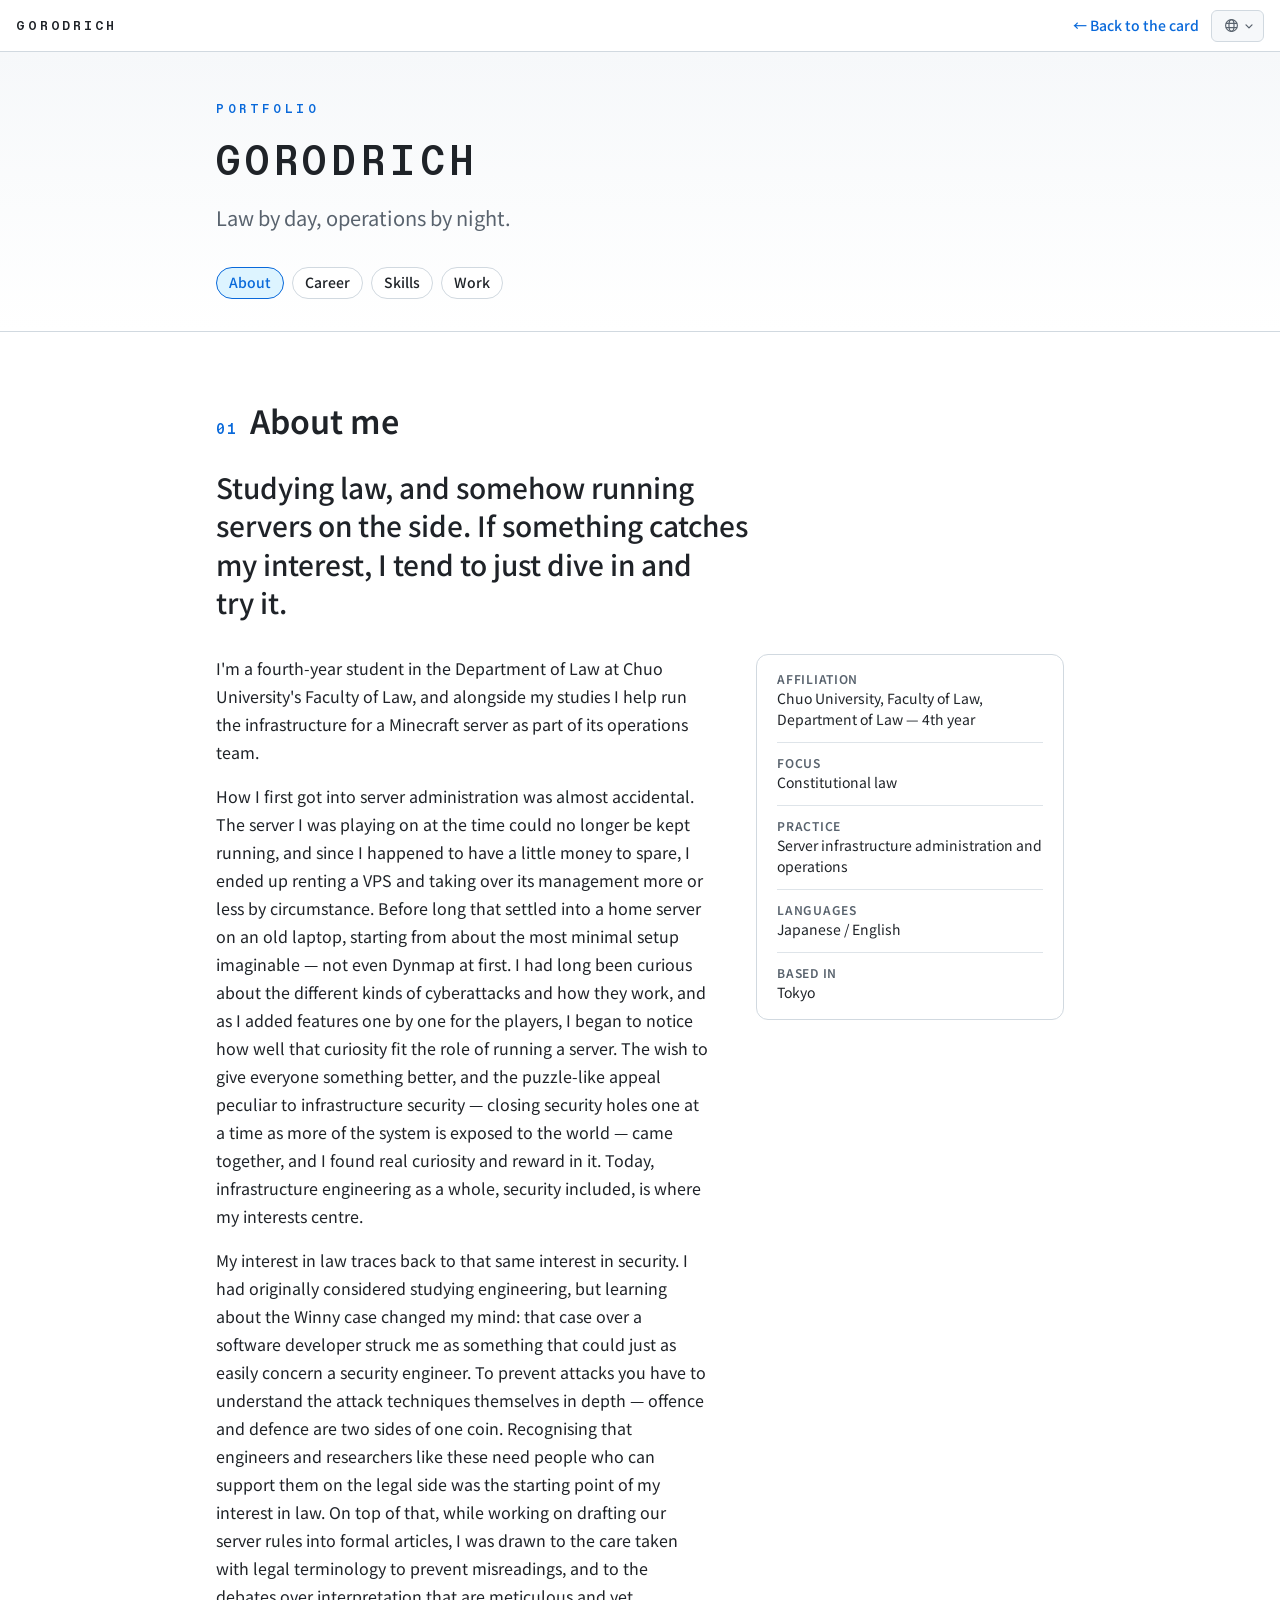
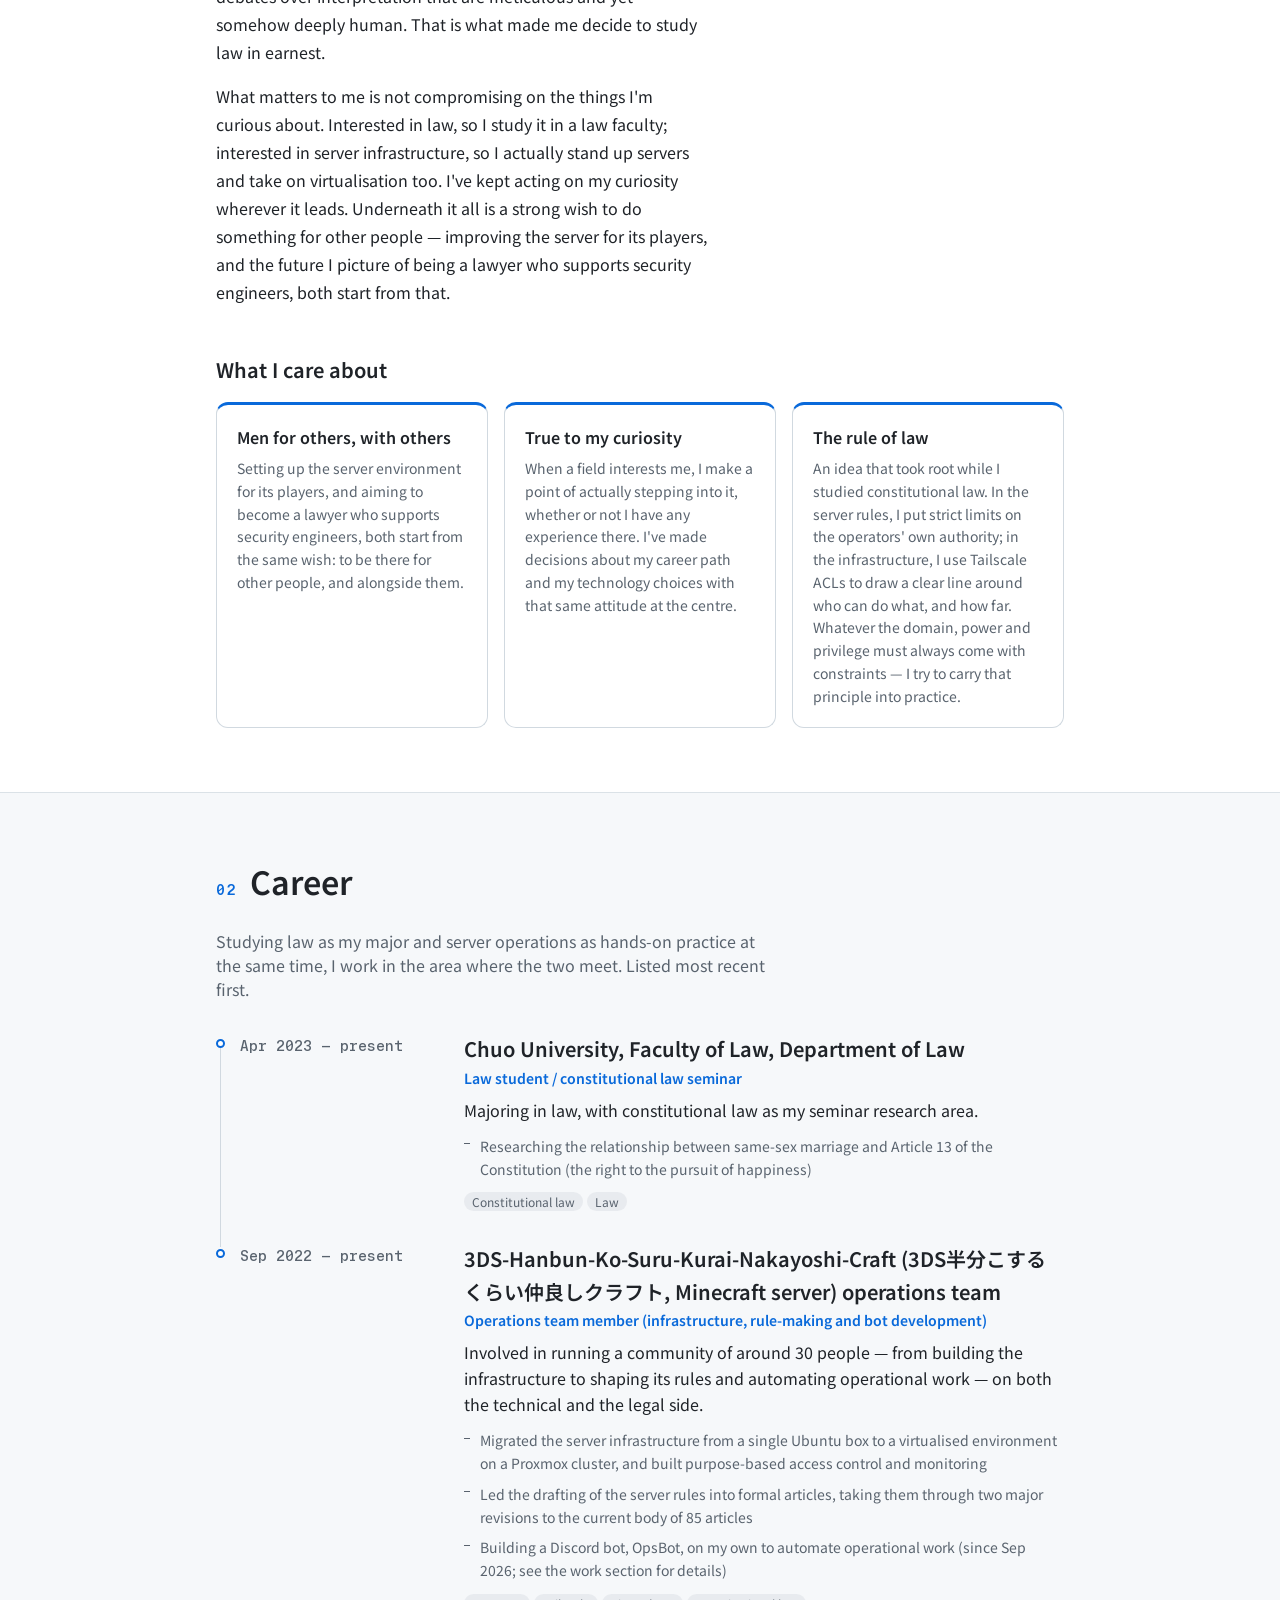
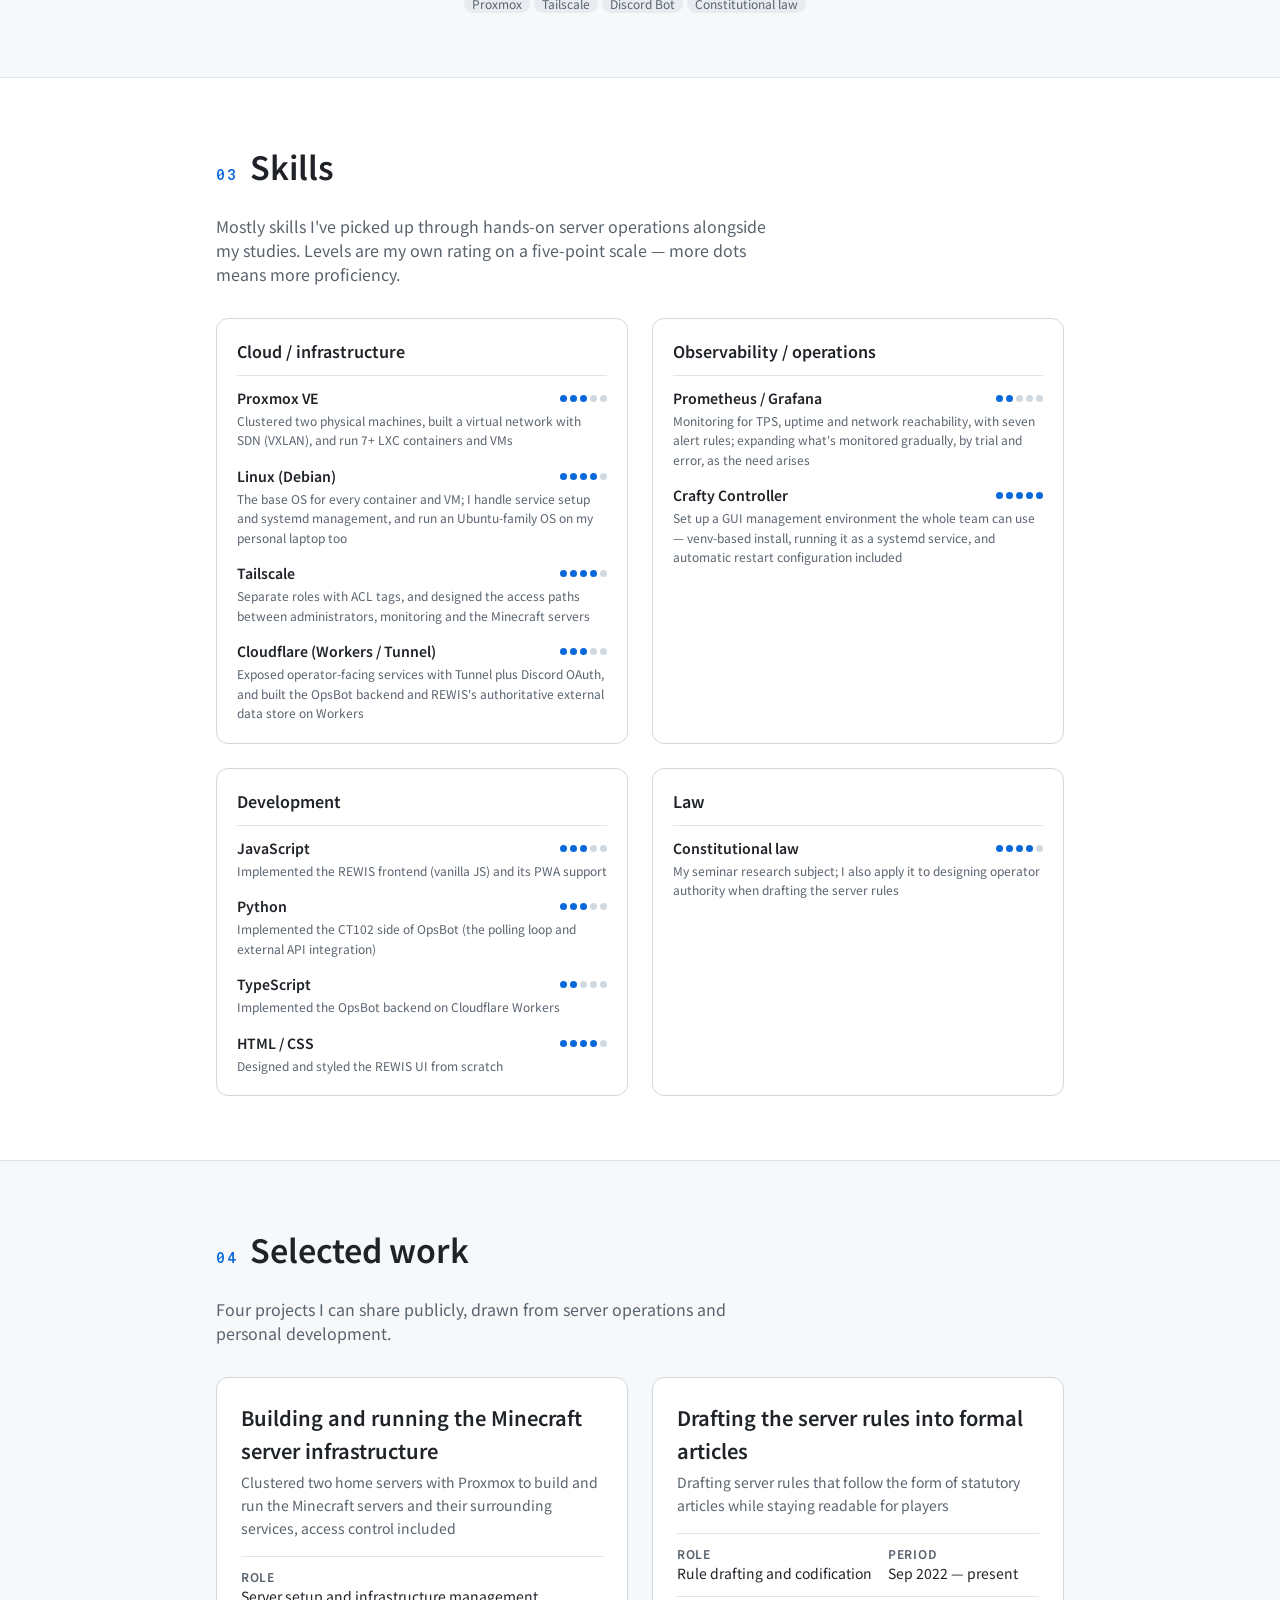
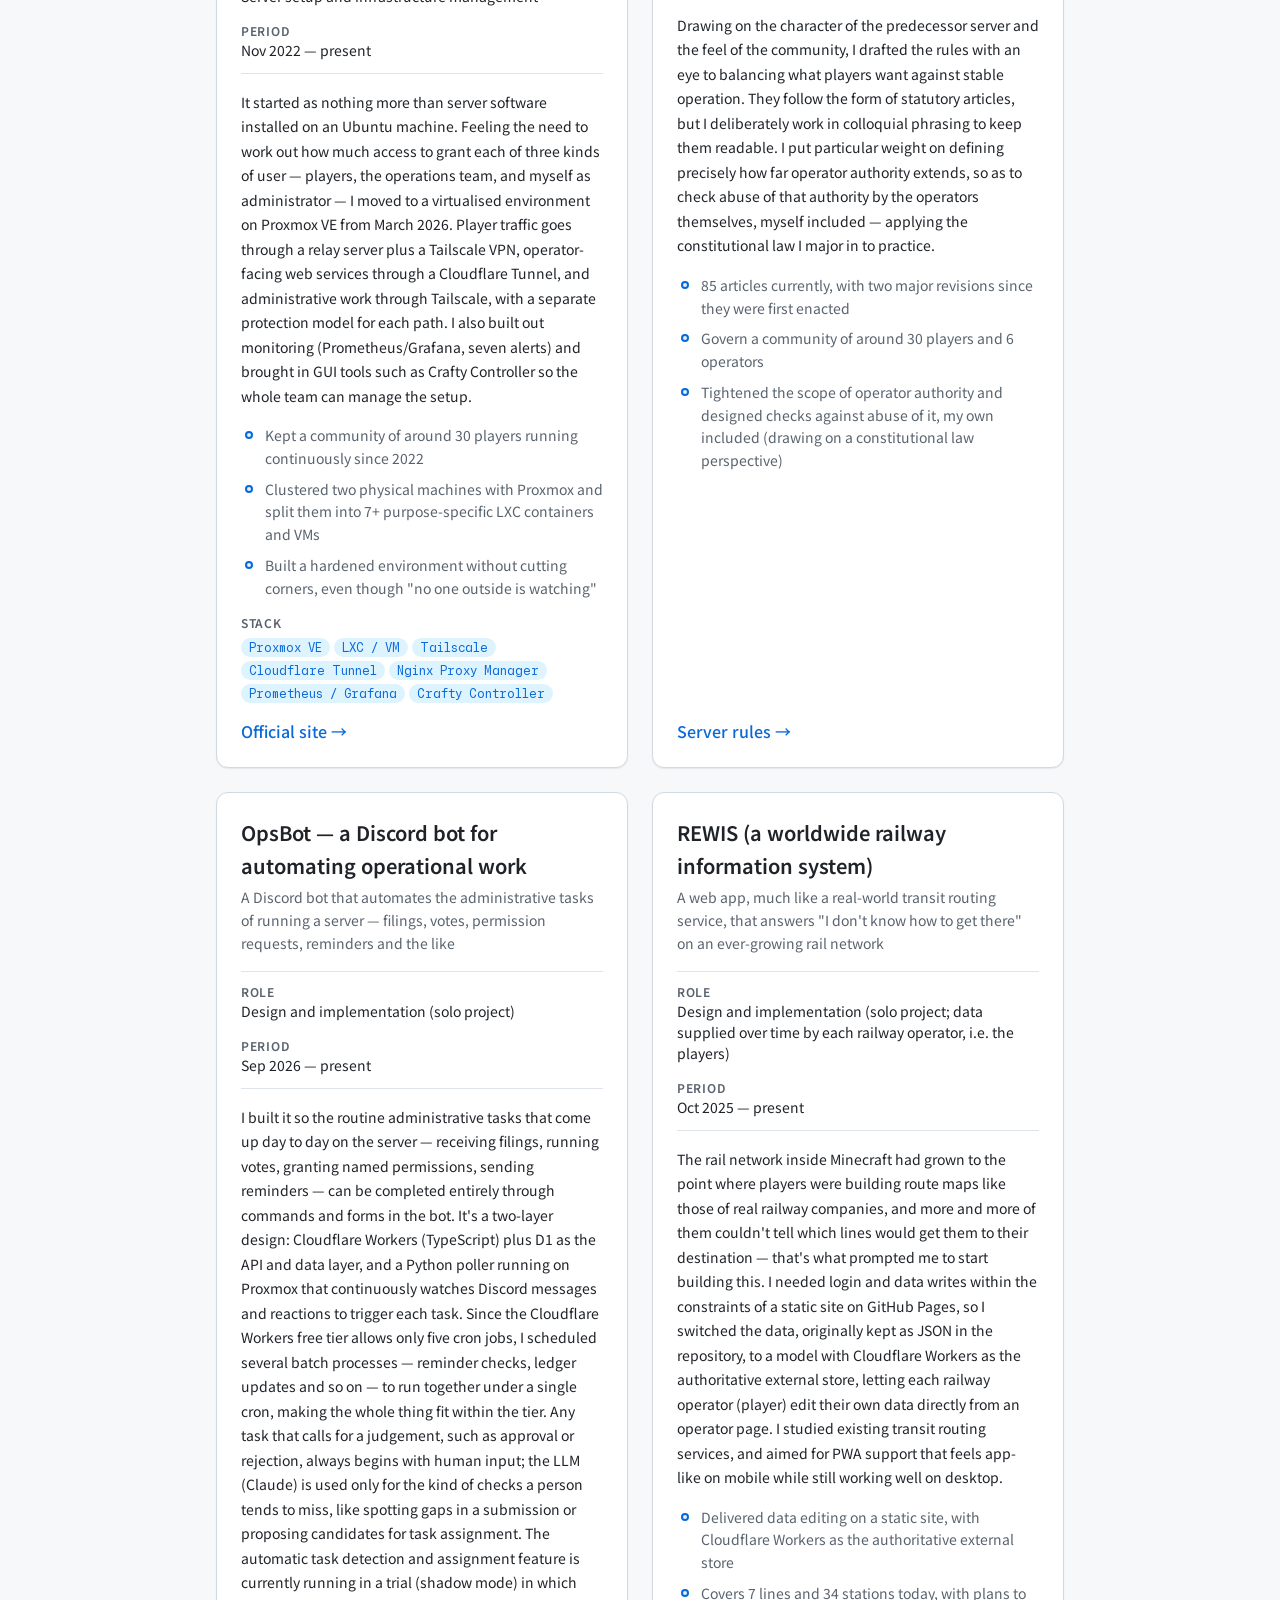
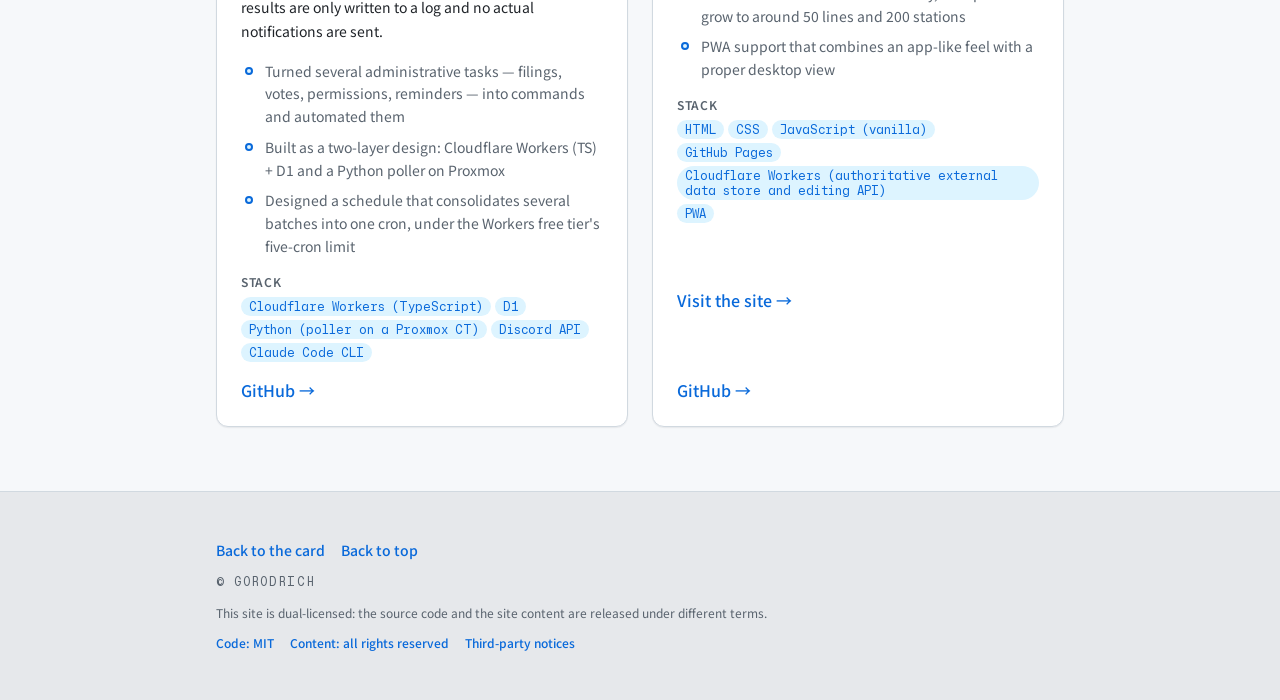
<file: portfolio/en/index.html>
<!doctype html>
<html lang="en" class="no-js">
<head>
  <meta charset="utf-8">
  <script>document.documentElement.classList.remove('no-js');</script>
  <meta name="viewport" content="width=device-width, initial-scale=1, viewport-fit=cover">
  <title>Portfolio | GORODRICH</title>
  <meta name="description" content="Portfolio of Gorodrich: about me, career history, skills and selected work.">
  <link rel="canonical" href="https://56dri.ch/portfolio/en/">
  <link rel="alternate" hreflang="ja" href="https://56dri.ch/portfolio/">
  <link rel="alternate" hreflang="en" href="https://56dri.ch/portfolio/en/">
  <link rel="alternate" hreflang="zh-Hans" href="https://56dri.ch/portfolio/zh/">
  <link rel="alternate" hreflang="ko" href="https://56dri.ch/portfolio/ko/">
  <link rel="alternate" hreflang="x-default" href="https://56dri.ch/portfolio/">
  <meta property="og:type" content="website">
  <meta property="og:site_name" content="GORODRICH">
  <meta property="og:title" content="Portfolio | GORODRICH">
  <meta property="og:description" content="Portfolio of Gorodrich: about me, career history, skills and selected work.">
  <meta property="og:url" content="https://56dri.ch/portfolio/en/">
  <meta property="og:locale" content="en_US">
  <meta property="og:image" content="https://56dri.ch/assets/og.png">
  <meta name="twitter:card" content="summary_large_image">
  <meta name="theme-color" content="#0969da">
  <link rel="icon" href="/assets/favicon.ico" sizes="any">
  <link rel="apple-touch-icon" href="/assets/apple-touch-icon.png">
  <link rel="preload" href="/assets/fonts/MonaSansMonoVF.woff2" as="font" type="font/woff2" crossorigin>
  <link rel="preconnect" href="https://fonts.googleapis.com">
  <link rel="preconnect" href="https://fonts.gstatic.com" crossorigin>
  <link rel="stylesheet" href="https://fonts.googleapis.com/css2?family=Noto+Sans+JP:wght@400;500;600;700&display=swap">
  <link rel="stylesheet" href="/css/tokens.css">
  <link rel="stylesheet" href="/css/portfolio.css">
</head>
<body class="page page--portfolio" data-lang="en">
  <a class="skip-link" href="#about">Contents</a>
  <header class="topbar topbar--sticky">
    <a class="topbar__brand" href="/en/">GORODRICH</a>
    <div class="topbar__end">
      <a class="topbar__back textlink" href="/en/">
        <span aria-hidden="true">&larr; </span>Back to the card</a>
      <details class="langmenu" data-langmenu>
        <summary class="langmenu__button" aria-label="Language: English">
          <svg class="langmenu__globe" viewBox="0 0 16 16" width="15" height="15" aria-hidden="true" fill="none" stroke="currentColor" stroke-width="1.25"><circle cx="8" cy="8" r="6.3"/><ellipse cx="8" cy="8" rx="2.7" ry="6.3"/><path d="M2 5.8h12M2 10.2h12"/></svg>
          <span class="langmenu__label">English</span>
          <svg class="langmenu__caret" viewBox="0 0 16 16" width="12" height="12" aria-hidden="true" fill="none" stroke="currentColor" stroke-width="1.7" stroke-linecap="round" stroke-linejoin="round"><path d="M4 6.5 8 10.5l4-4"/></svg>
        </summary>
        <div class="langmenu__panel">
          <p class="langmenu__title">Language</p>
          <ul class="langmenu__list"><li><a class="langmenu__item" href="/portfolio/" hreflang="ja" lang="ja"><span class="langmenu__check" aria-hidden="true"></span>日本語</a></li><li><a class="langmenu__item is-current" href="/portfolio/en/" hreflang="en" lang="en" aria-current="true"><span class="langmenu__check" aria-hidden="true">&#10003;</span>English</a></li><li><a class="langmenu__item" href="/portfolio/zh/" hreflang="zh-Hans" lang="zh-Hans"><span class="langmenu__check" aria-hidden="true"></span>中文</a></li><li><a class="langmenu__item" href="/portfolio/ko/" hreflang="ko" lang="ko"><span class="langmenu__check" aria-hidden="true"></span>한국어</a></li></ul>
        </div>
      </details>
    </div>
  </header>

  <main id="main">
    <div class="hero">
      <div class="wrap">
        <p class="hero__kicker">PORTFOLIO</p>
        <h1 class="hero__title">GORODRICH</h1>
        <p class="hero__lead">Law by day, operations by night.</p>
        <nav class="sectionnav" aria-label="Contents">
          <ul class="sectionnav__list"><li><a class="sectionnav__link" href="#about">About</a></li><li><a class="sectionnav__link" href="#career">Career</a></li><li><a class="sectionnav__link" href="#skills">Skills</a></li><li><a class="sectionnav__link" href="#works">Work</a></li></ul>
        </nav>
      </div>
    </div>

    <section class="section" id="about" aria-labelledby="about-h">
      <div class="wrap">
        <header class="section__head">
          <p class="section__index">01</p>
          <h2 class="section__title" id="about-h">About me</h2>
        </header>
        
      <p class="lead">Studying law, and somehow running servers on the side. If something catches my interest, I tend to just dive in and try it.</p>
      <div class="about">
        <div class="about__prose prose"><p>I&#x27;m a fourth-year student in the Department of Law at Chuo University&#x27;s Faculty of Law, and alongside my studies I help run the infrastructure for a Minecraft server as part of its operations team.</p><p>How I first got into server administration was almost accidental. The server I was playing on at the time could no longer be kept running, and since I happened to have a little money to spare, I ended up renting a VPS and taking over its management more or less by circumstance. Before long that settled into a home server on an old laptop, starting from about the most minimal setup imaginable — not even Dynmap at first. I had long been curious about the different kinds of cyberattacks and how they work, and as I added features one by one for the players, I began to notice how well that curiosity fit the role of running a server. The wish to give everyone something better, and the puzzle-like appeal peculiar to infrastructure security — closing security holes one at a time as more of the system is exposed to the world — came together, and I found real curiosity and reward in it. Today, infrastructure engineering as a whole, security included, is where my interests centre.</p><p>My interest in law traces back to that same interest in security. I had originally considered studying engineering, but learning about the Winny case changed my mind: that case over a software developer struck me as something that could just as easily concern a security engineer. To prevent attacks you have to understand the attack techniques themselves in depth — offence and defence are two sides of one coin. Recognising that engineers and researchers like these need people who can support them on the legal side was the starting point of my interest in law. On top of that, while working on drafting our server rules into formal articles, I was drawn to the care taken with legal terminology to prevent misreadings, and to the debates over interpretation that are meticulous and yet somehow deeply human. That is what made me decide to study law in earnest.</p><p>What matters to me is not compromising on the things I&#x27;m curious about. Interested in law, so I study it in a law faculty; interested in server infrastructure, so I actually stand up servers and take on virtualisation too. I&#x27;ve kept acting on my curiosity wherever it leads. Underneath it all is a strong wish to do something for other people — improving the server for its players, and the future I picture of being a lawyer who supports security engineers, both start from that.</p></div>
        <dl class="facts"><div class="fact"><dt class="fact__label">Affiliation</dt><dd class="fact__value">Chuo University, Faculty of Law, Department of Law — 4th year</dd></div><div class="fact"><dt class="fact__label">Focus</dt><dd class="fact__value">Constitutional law</dd></div><div class="fact"><dt class="fact__label">Practice</dt><dd class="fact__value">Server infrastructure administration and operations</dd></div><div class="fact"><dt class="fact__label">Languages</dt><dd class="fact__value">Japanese / English</dd></div><div class="fact"><dt class="fact__label">Based in</dt><dd class="fact__value">Tokyo</dd></div></dl>
      </div>
      <h3 class="subheading">What I care about</h3>
      <ul class="values"><li class="value"><h3 class="value__title">Men for others, with others</h3><p class="value__body">Setting up the server environment for its players, and aiming to become a lawyer who supports security engineers, both start from the same wish: to be there for other people, and alongside them.</p></li><li class="value"><h3 class="value__title">True to my curiosity</h3><p class="value__body">When a field interests me, I make a point of actually stepping into it, whether or not I have any experience there. I&#x27;ve made decisions about my career path and my technology choices with that same attitude at the centre.</p></li><li class="value"><h3 class="value__title">The rule of law</h3><p class="value__body">An idea that took root while I studied constitutional law. In the server rules, I put strict limits on the operators&#x27; own authority; in the infrastructure, I use Tailscale ACLs to draw a clear line around who can do what, and how far. Whatever the domain, power and privilege must always come with constraints — I try to carry that principle into practice.</p></li></ul>
      </div>
    </section>
    <section class="section" id="career" aria-labelledby="career-h">
      <div class="wrap">
        <header class="section__head">
          <p class="section__index">02</p>
          <h2 class="section__title" id="career-h">Career</h2>
        </header>
        <p class="section__intro">Studying law as my major and server operations as hands-on practice at the same time, I work in the area where the two meet. Listed most recent first.</p><ol class="timeline">
        <li class="entry">
          <p class="entry__period">Apr 2023 — present</p>
          <div class="entry__body">
            <h3 class="entry__org">Chuo University, Faculty of Law, Department of Law</h3>
            <p class="entry__role">Law student / constitutional law seminar</p>
            <p class="entry__summary">Majoring in law, with constitutional law as my seminar research area.</p>
            <ul class="entry__points"><li>Researching the relationship between same-sex marriage and Article 13 of the Constitution (the right to the pursuit of happiness)</li></ul>
            <ul class="tags"><li class="tag">Constitutional law</li><li class="tag">Law</li></ul>
          </div>
        </li>
        <li class="entry">
          <p class="entry__period">Sep 2022 — present</p>
          <div class="entry__body">
            <h3 class="entry__org">3DS-Hanbun-Ko-Suru-Kurai-Nakayoshi-Craft (3DS半分こするくらい仲良しクラフト, Minecraft server) operations team</h3>
            <p class="entry__role">Operations team member (infrastructure, rule-making and bot development)</p>
            <p class="entry__summary">Involved in running a community of around 30 people — from building the infrastructure to shaping its rules and automating operational work — on both the technical and the legal side.</p>
            <ul class="entry__points"><li>Migrated the server infrastructure from a single Ubuntu box to a virtualised environment on a Proxmox cluster, and built purpose-based access control and monitoring</li><li>Led the drafting of the server rules into formal articles, taking them through two major revisions to the current body of 85 articles</li><li>Building a Discord bot, OpsBot, on my own to automate operational work (since Sep 2026; see the work section for details)</li></ul>
            <ul class="tags"><li class="tag">Proxmox</li><li class="tag">Tailscale</li><li class="tag">Discord Bot</li><li class="tag">Constitutional law</li></ul>
          </div>
        </li></ol>
      </div>
    </section>
    <section class="section" id="skills" aria-labelledby="skills-h">
      <div class="wrap">
        <header class="section__head">
          <p class="section__index">03</p>
          <h2 class="section__title" id="skills-h">Skills</h2>
        </header>
        <p class="section__intro">Mostly skills I&#x27;ve picked up through hands-on server operations alongside my studies. Levels are my own rating on a five-point scale — more dots means more proficiency.</p><div class="skillgrid"><section class="skillgroup"><h3 class="skillgroup__name">Cloud / infrastructure</h3><ul class="skills">
            <li class="skill">
              <div class="skill__head"><span class="skill__name">Proxmox VE</span><span class="meter" role="img" aria-label="Proficiency: 3 / 5"><span class="meter__dot is-on"></span><span class="meter__dot is-on"></span><span class="meter__dot is-on"></span><span class="meter__dot"></span><span class="meter__dot"></span></span></div>
              <p class="skill__note">Clustered two physical machines, built a virtual network with SDN (VXLAN), and run 7+ LXC containers and VMs</p>
            </li>
            <li class="skill">
              <div class="skill__head"><span class="skill__name">Linux (Debian)</span><span class="meter" role="img" aria-label="Proficiency: 4 / 5"><span class="meter__dot is-on"></span><span class="meter__dot is-on"></span><span class="meter__dot is-on"></span><span class="meter__dot is-on"></span><span class="meter__dot"></span></span></div>
              <p class="skill__note">The base OS for every container and VM; I handle service setup and systemd management, and run an Ubuntu-family OS on my personal laptop too</p>
            </li>
            <li class="skill">
              <div class="skill__head"><span class="skill__name">Tailscale</span><span class="meter" role="img" aria-label="Proficiency: 4 / 5"><span class="meter__dot is-on"></span><span class="meter__dot is-on"></span><span class="meter__dot is-on"></span><span class="meter__dot is-on"></span><span class="meter__dot"></span></span></div>
              <p class="skill__note">Separate roles with ACL tags, and designed the access paths between administrators, monitoring and the Minecraft servers</p>
            </li>
            <li class="skill">
              <div class="skill__head"><span class="skill__name">Cloudflare (Workers / Tunnel)</span><span class="meter" role="img" aria-label="Proficiency: 3 / 5"><span class="meter__dot is-on"></span><span class="meter__dot is-on"></span><span class="meter__dot is-on"></span><span class="meter__dot"></span><span class="meter__dot"></span></span></div>
              <p class="skill__note">Exposed operator-facing services with Tunnel plus Discord OAuth, and built the OpsBot backend and REWIS&#x27;s authoritative external data store on Workers</p>
            </li></ul></section><section class="skillgroup"><h3 class="skillgroup__name">Observability / operations</h3><ul class="skills">
            <li class="skill">
              <div class="skill__head"><span class="skill__name">Prometheus / Grafana</span><span class="meter" role="img" aria-label="Proficiency: 2 / 5"><span class="meter__dot is-on"></span><span class="meter__dot is-on"></span><span class="meter__dot"></span><span class="meter__dot"></span><span class="meter__dot"></span></span></div>
              <p class="skill__note">Monitoring for TPS, uptime and network reachability, with seven alert rules; expanding what&#x27;s monitored gradually, by trial and error, as the need arises</p>
            </li>
            <li class="skill">
              <div class="skill__head"><span class="skill__name">Crafty Controller</span><span class="meter" role="img" aria-label="Proficiency: 5 / 5"><span class="meter__dot is-on"></span><span class="meter__dot is-on"></span><span class="meter__dot is-on"></span><span class="meter__dot is-on"></span><span class="meter__dot is-on"></span></span></div>
              <p class="skill__note">Set up a GUI management environment the whole team can use — venv-based install, running it as a systemd service, and automatic restart configuration included</p>
            </li></ul></section><section class="skillgroup"><h3 class="skillgroup__name">Development</h3><ul class="skills">
            <li class="skill">
              <div class="skill__head"><span class="skill__name">JavaScript</span><span class="meter" role="img" aria-label="Proficiency: 3 / 5"><span class="meter__dot is-on"></span><span class="meter__dot is-on"></span><span class="meter__dot is-on"></span><span class="meter__dot"></span><span class="meter__dot"></span></span></div>
              <p class="skill__note">Implemented the REWIS frontend (vanilla JS) and its PWA support</p>
            </li>
            <li class="skill">
              <div class="skill__head"><span class="skill__name">Python</span><span class="meter" role="img" aria-label="Proficiency: 3 / 5"><span class="meter__dot is-on"></span><span class="meter__dot is-on"></span><span class="meter__dot is-on"></span><span class="meter__dot"></span><span class="meter__dot"></span></span></div>
              <p class="skill__note">Implemented the CT102 side of OpsBot (the polling loop and external API integration)</p>
            </li>
            <li class="skill">
              <div class="skill__head"><span class="skill__name">TypeScript</span><span class="meter" role="img" aria-label="Proficiency: 2 / 5"><span class="meter__dot is-on"></span><span class="meter__dot is-on"></span><span class="meter__dot"></span><span class="meter__dot"></span><span class="meter__dot"></span></span></div>
              <p class="skill__note">Implemented the OpsBot backend on Cloudflare Workers</p>
            </li>
            <li class="skill">
              <div class="skill__head"><span class="skill__name">HTML / CSS</span><span class="meter" role="img" aria-label="Proficiency: 4 / 5"><span class="meter__dot is-on"></span><span class="meter__dot is-on"></span><span class="meter__dot is-on"></span><span class="meter__dot is-on"></span><span class="meter__dot"></span></span></div>
              <p class="skill__note">Designed and styled the REWIS UI from scratch</p>
            </li></ul></section><section class="skillgroup"><h3 class="skillgroup__name">Law</h3><ul class="skills">
            <li class="skill">
              <div class="skill__head"><span class="skill__name">Constitutional law</span><span class="meter" role="img" aria-label="Proficiency: 4 / 5"><span class="meter__dot is-on"></span><span class="meter__dot is-on"></span><span class="meter__dot is-on"></span><span class="meter__dot is-on"></span><span class="meter__dot"></span></span></div>
              <p class="skill__note">My seminar research subject; I also apply it to designing operator authority when drafting the server rules</p>
            </li></ul></section></div>
      </div>
    </section>
    <section class="section" id="works" aria-labelledby="works-h">
      <div class="wrap">
        <header class="section__head">
          <p class="section__index">04</p>
          <h2 class="section__title" id="works-h">Selected work</h2>
        </header>
        <p class="section__intro">Four projects I can share publicly, drawn from server operations and personal development.</p><div class="works">
        <article class="work">
          <header class="work__head">
            <h3 class="work__title">Building and running the Minecraft server infrastructure</h3>
            <p class="work__tagline">Clustered two home servers with Proxmox to build and run the Minecraft servers and their surrounding services, access control included</p>
          </header>
          <dl class="work__meta">
            <div><dt>Role</dt><dd>Server setup and infrastructure management</dd></div>
            <div><dt>Period</dt><dd>Nov 2022 — present</dd></div>
          </dl>
          <p class="work__body">It started as nothing more than server software installed on an Ubuntu machine. Feeling the need to work out how much access to grant each of three kinds of user — players, the operations team, and myself as administrator — I moved to a virtualised environment on Proxmox VE from March 2026. Player traffic goes through a relay server plus a Tailscale VPN, operator-facing web services through a Cloudflare Tunnel, and administrative work through Tailscale, with a separate protection model for each path. I also built out monitoring (Prometheus/Grafana, seven alerts) and brought in GUI tools such as Crafty Controller so the whole team can manage the setup.</p>
          <ul class="work__highlights"><li>Kept a community of around 30 players running continuously since 2022</li><li>Clustered two physical machines with Proxmox and split them into 7+ purpose-specific LXC containers and VMs</li><li>Built a hardened environment without cutting corners, even though &quot;no one outside is watching&quot;</li></ul>
          <p class="work__stacklabel">Stack</p><ul class="tags"><li class="tag tag--stack">Proxmox VE</li><li class="tag tag--stack">LXC / VM</li><li class="tag tag--stack">Tailscale</li><li class="tag tag--stack">Cloudflare Tunnel</li><li class="tag tag--stack">Nginx Proxy Manager</li><li class="tag tag--stack">Prometheus / Grafana</li><li class="tag tag--stack">Crafty Controller</li></ul>
          <p class="work__link"><a class="textlink" href="https://www.ds2.uk/" target="_blank" rel="noopener">Official site<span aria-hidden="true"> &rarr;</span></a></p>
        </article>
        <article class="work">
          <header class="work__head">
            <h3 class="work__title">Drafting the server rules into formal articles</h3>
            <p class="work__tagline">Drafting server rules that follow the form of statutory articles while staying readable for players</p>
          </header>
          <dl class="work__meta">
            <div><dt>Role</dt><dd>Rule drafting and codification</dd></div>
            <div><dt>Period</dt><dd>Sep 2022 — present</dd></div>
          </dl>
          <p class="work__body">Drawing on the character of the predecessor server and the feel of the community, I drafted the rules with an eye to balancing what players want against stable operation. They follow the form of statutory articles, but I deliberately work in colloquial phrasing to keep them readable. I put particular weight on defining precisely how far operator authority extends, so as to check abuse of that authority by the operators themselves, myself included — applying the constitutional law I major in to practice.</p>
          <ul class="work__highlights"><li>85 articles currently, with two major revisions since they were first enacted</li><li>Govern a community of around 30 players and 6 operators</li><li>Tightened the scope of operator authority and designed checks against abuse of it, my own included (drawing on a constitutional law perspective)</li></ul>
          
          <p class="work__link"><a class="textlink" href="https://www.ds2.uk/rule" target="_blank" rel="noopener">Server rules<span aria-hidden="true"> &rarr;</span></a></p>
        </article>
        <article class="work">
          <header class="work__head">
            <h3 class="work__title">OpsBot — a Discord bot for automating operational work</h3>
            <p class="work__tagline">A Discord bot that automates the administrative tasks of running a server — filings, votes, permission requests, reminders and the like</p>
          </header>
          <dl class="work__meta">
            <div><dt>Role</dt><dd>Design and implementation (solo project)</dd></div>
            <div><dt>Period</dt><dd>Sep 2026 — present</dd></div>
          </dl>
          <p class="work__body">I built it so the routine administrative tasks that come up day to day on the server — receiving filings, running votes, granting named permissions, sending reminders — can be completed entirely through commands and forms in the bot. It&#x27;s a two-layer design: Cloudflare Workers (TypeScript) plus D1 as the API and data layer, and a Python poller running on Proxmox that continuously watches Discord messages and reactions to trigger each task. Since the Cloudflare Workers free tier allows only five cron jobs, I scheduled several batch processes — reminder checks, ledger updates and so on — to run together under a single cron, making the whole thing fit within the tier. Any task that calls for a judgement, such as approval or rejection, always begins with human input; the LLM (Claude) is used only for the kind of checks a person tends to miss, like spotting gaps in a submission or proposing candidates for task assignment. The automatic task detection and assignment feature is currently running in a trial (shadow mode) in which results are only written to a log and no actual notifications are sent.</p>
          <ul class="work__highlights"><li>Turned several administrative tasks — filings, votes, permissions, reminders — into commands and automated them</li><li>Built as a two-layer design: Cloudflare Workers (TS) + D1 and a Python poller on Proxmox</li><li>Designed a schedule that consolidates several batches into one cron, under the Workers free tier&#x27;s five-cron limit</li></ul>
          <p class="work__stacklabel">Stack</p><ul class="tags"><li class="tag tag--stack">Cloudflare Workers (TypeScript)</li><li class="tag tag--stack">D1</li><li class="tag tag--stack">Python (poller on a Proxmox CT)</li><li class="tag tag--stack">Discord API</li><li class="tag tag--stack">Claude Code CLI</li></ul>
          <p class="work__link"><a class="textlink" href="https://github.com/Gorodrich/ops-bot" target="_blank" rel="noopener">GitHub<span aria-hidden="true"> &rarr;</span></a></p>
        </article>
        <article class="work">
          <header class="work__head">
            <h3 class="work__title">REWIS (a worldwide railway information system)</h3>
            <p class="work__tagline">A web app, much like a real-world transit routing service, that answers &quot;I don&#x27;t know how to get there&quot; on an ever-growing rail network</p>
          </header>
          <dl class="work__meta">
            <div><dt>Role</dt><dd>Design and implementation (solo project; data supplied over time by each railway operator, i.e. the players)</dd></div>
            <div><dt>Period</dt><dd>Oct 2025 — present</dd></div>
          </dl>
          <p class="work__body">The rail network inside Minecraft had grown to the point where players were building route maps like those of real railway companies, and more and more of them couldn&#x27;t tell which lines would get them to their destination — that&#x27;s what prompted me to start building this. I needed login and data writes within the constraints of a static site on GitHub Pages, so I switched the data, originally kept as JSON in the repository, to a model with Cloudflare Workers as the authoritative external store, letting each railway operator (player) edit their own data directly from an operator page. I studied existing transit routing services, and aimed for PWA support that feels app-like on mobile while still working well on desktop.</p>
          <ul class="work__highlights"><li>Delivered data editing on a static site, with Cloudflare Workers as the authoritative external store</li><li>Covers 7 lines and 34 stations today, with plans to grow to around 50 lines and 200 stations</li><li>PWA support that combines an app-like feel with a proper desktop view</li></ul>
          <p class="work__stacklabel">Stack</p><ul class="tags"><li class="tag tag--stack">HTML</li><li class="tag tag--stack">CSS</li><li class="tag tag--stack">JavaScript (vanilla)</li><li class="tag tag--stack">GitHub Pages</li><li class="tag tag--stack">Cloudflare Workers (authoritative external data store and editing API)</li><li class="tag tag--stack">PWA</li></ul>
          <p class="work__link"><a class="textlink" href="https://k-triar.github.io/rewis/" target="_blank" rel="noopener">Visit the site<span aria-hidden="true"> &rarr;</span></a></p><p class="work__link"><a class="textlink" href="https://github.com/k-triar/rewis" target="_blank" rel="noopener">GitHub<span aria-hidden="true"> &rarr;</span></a></p>
        </article></div>
      </div>
    </section>
  </main>

  <footer class="footer">
    <div class="wrap footer__inner">
      <p class="footer__links">
        <a class="textlink" href="/en/">Back to the card</a>
        <a class="textlink" href="#main">Back to top</a>
      </p>
      <p class="footer__copy">&copy; GORODRICH</p>
      <p class="footer__note">This site is dual-licensed: the source code and the site content are released under different terms.</p>
      <p class="footer__license">
        <a class="textlink" href="https://github.com/Gorodrich/mypage/blob/main/LICENSE" target="_blank" rel="noopener">Code: MIT</a>
        <a class="textlink" href="https://github.com/Gorodrich/mypage/blob/main/LICENSE-CONTENT" target="_blank" rel="noopener">Content: all rights reserved</a>
        <a class="textlink" href="https://github.com/Gorodrich/mypage/blob/main/THIRD-PARTY-NOTICES.md" target="_blank" rel="noopener">Third-party notices</a>
      </p>
    </div>
  </footer>
  <script src="/js/site.js" defer></script>
</body>
</html>
</file>
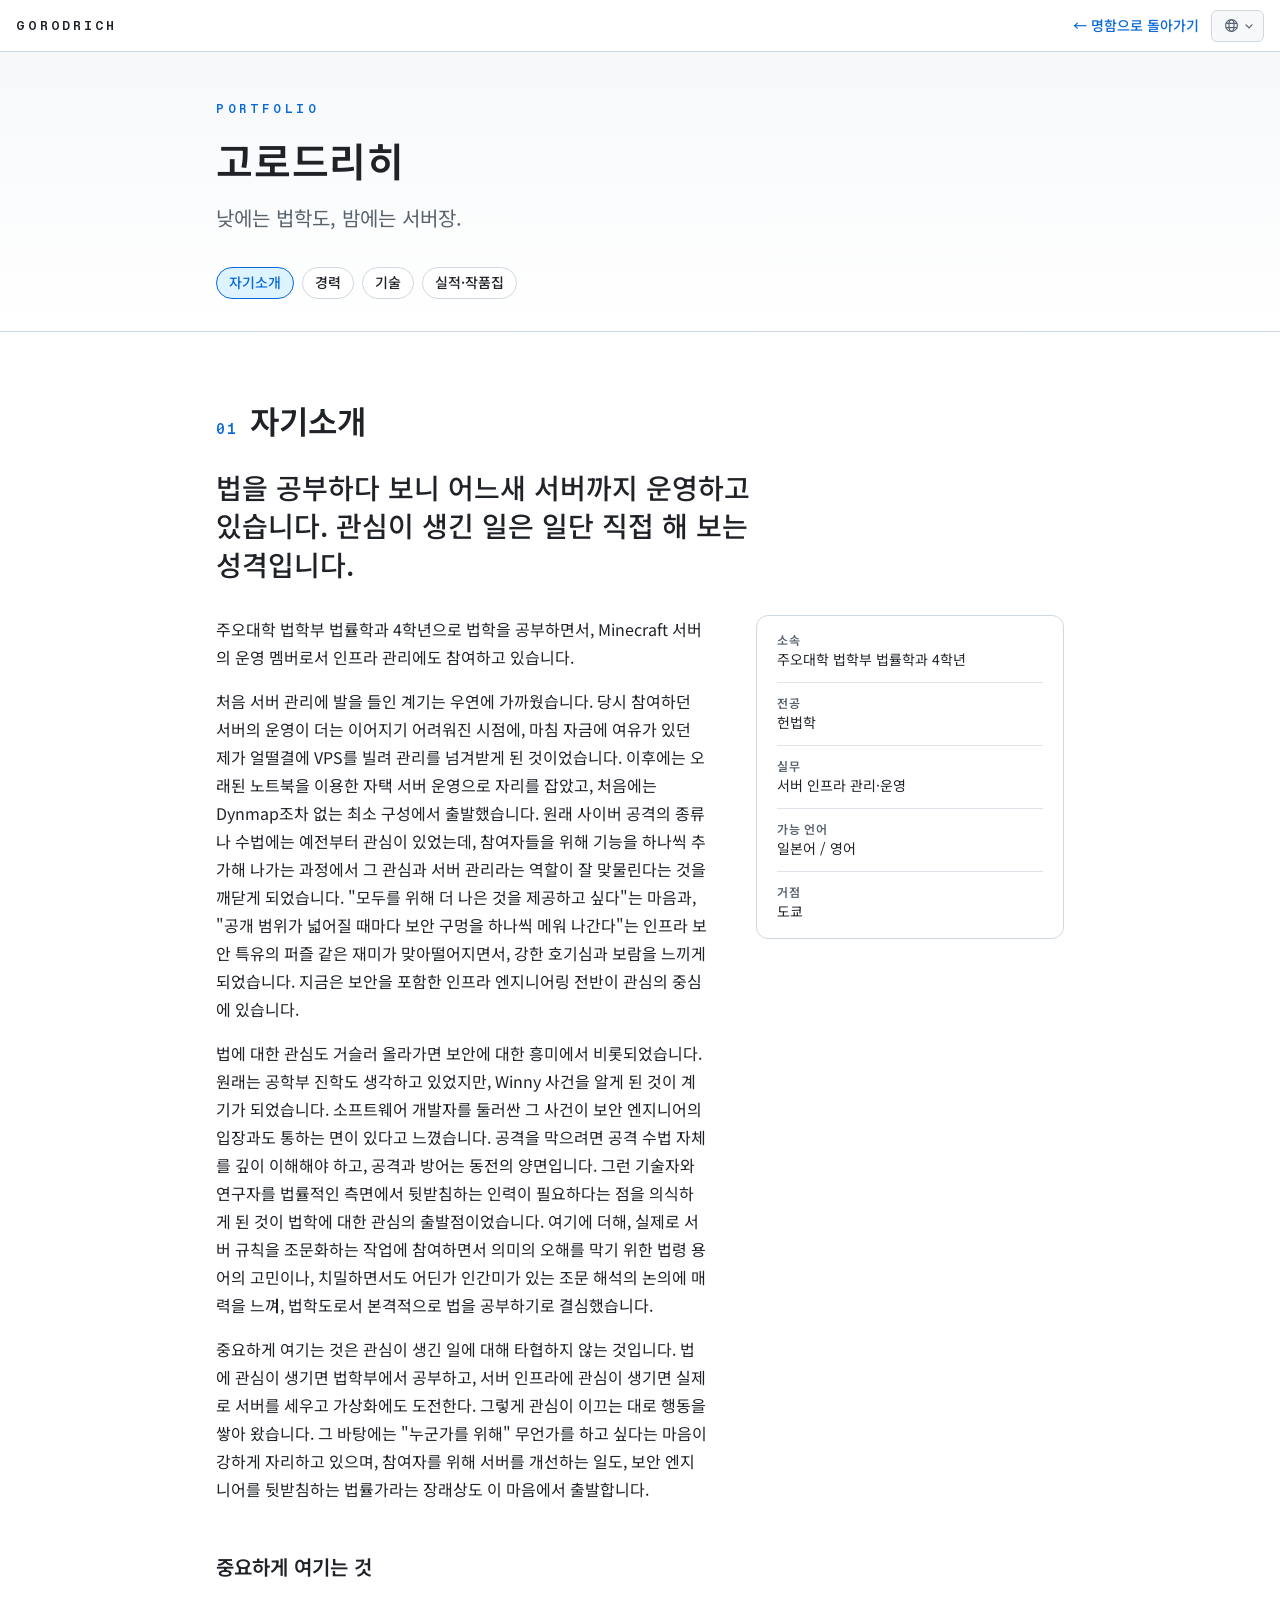
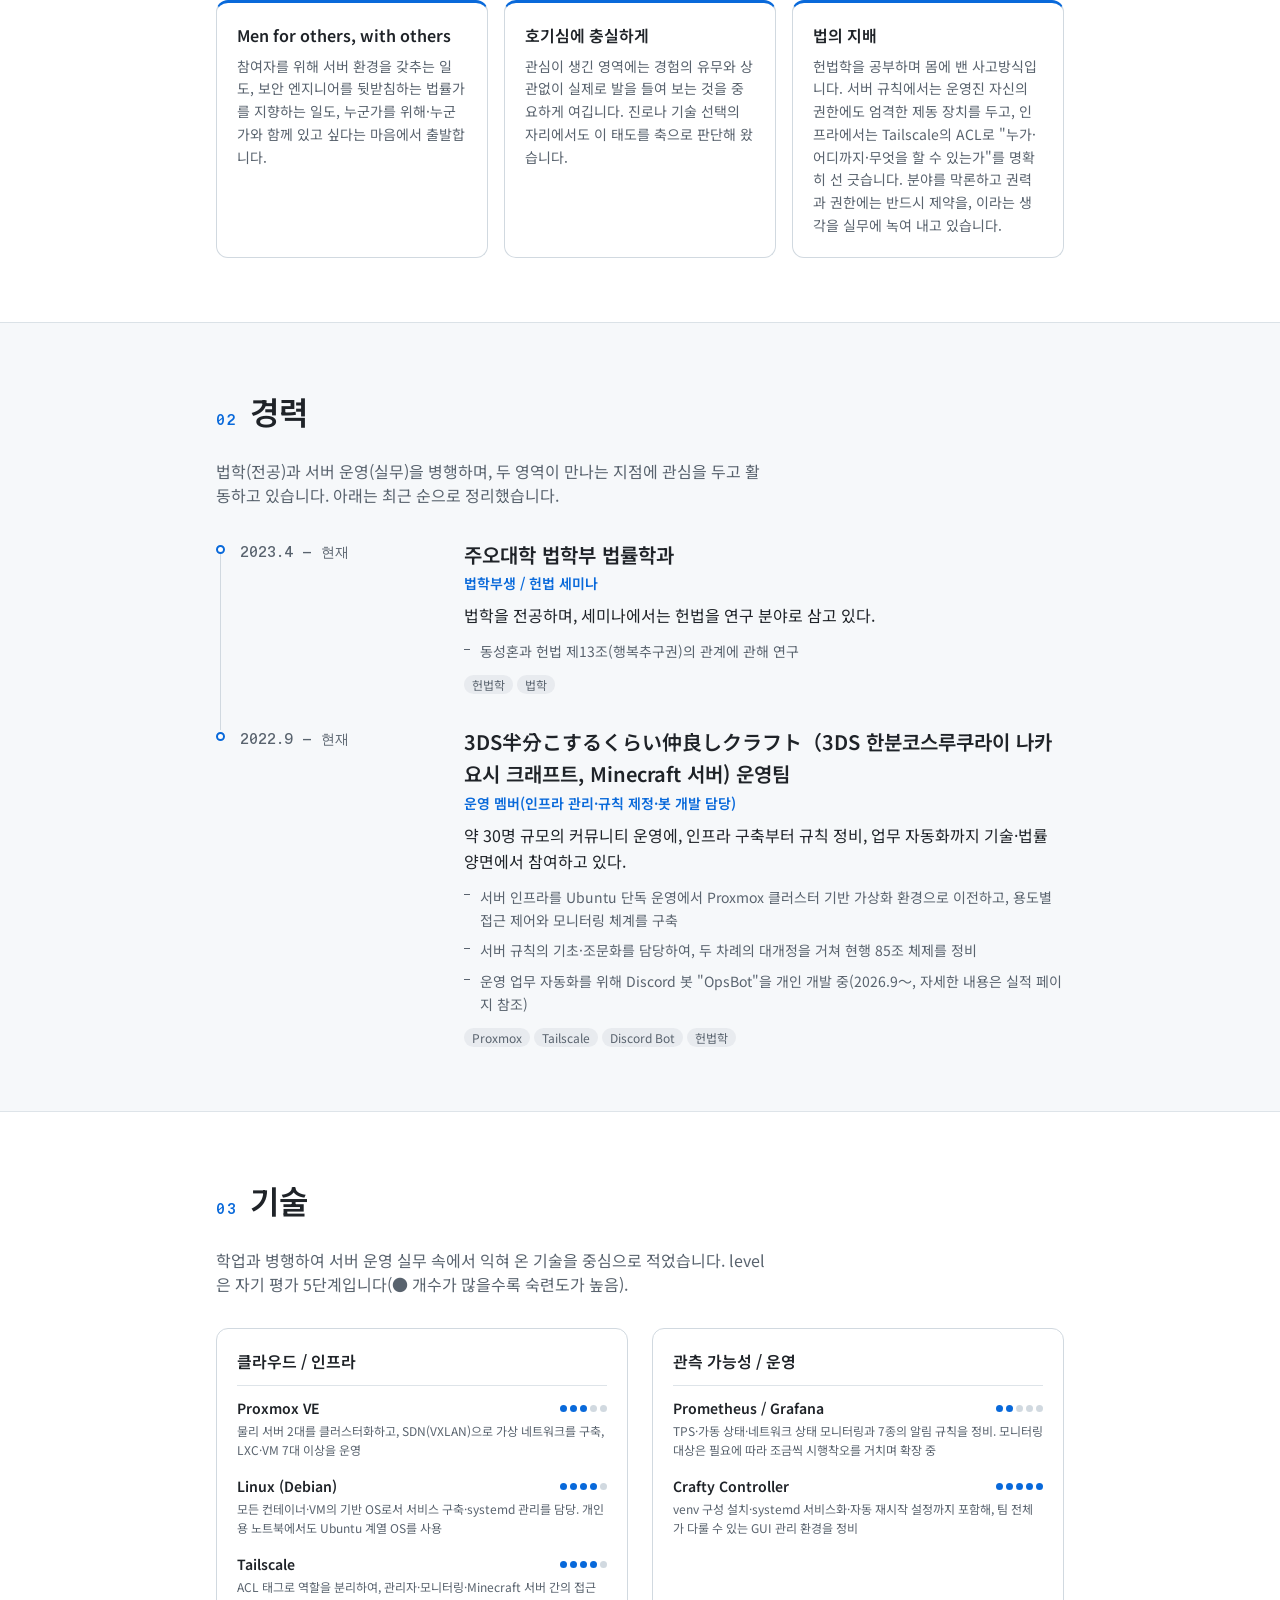
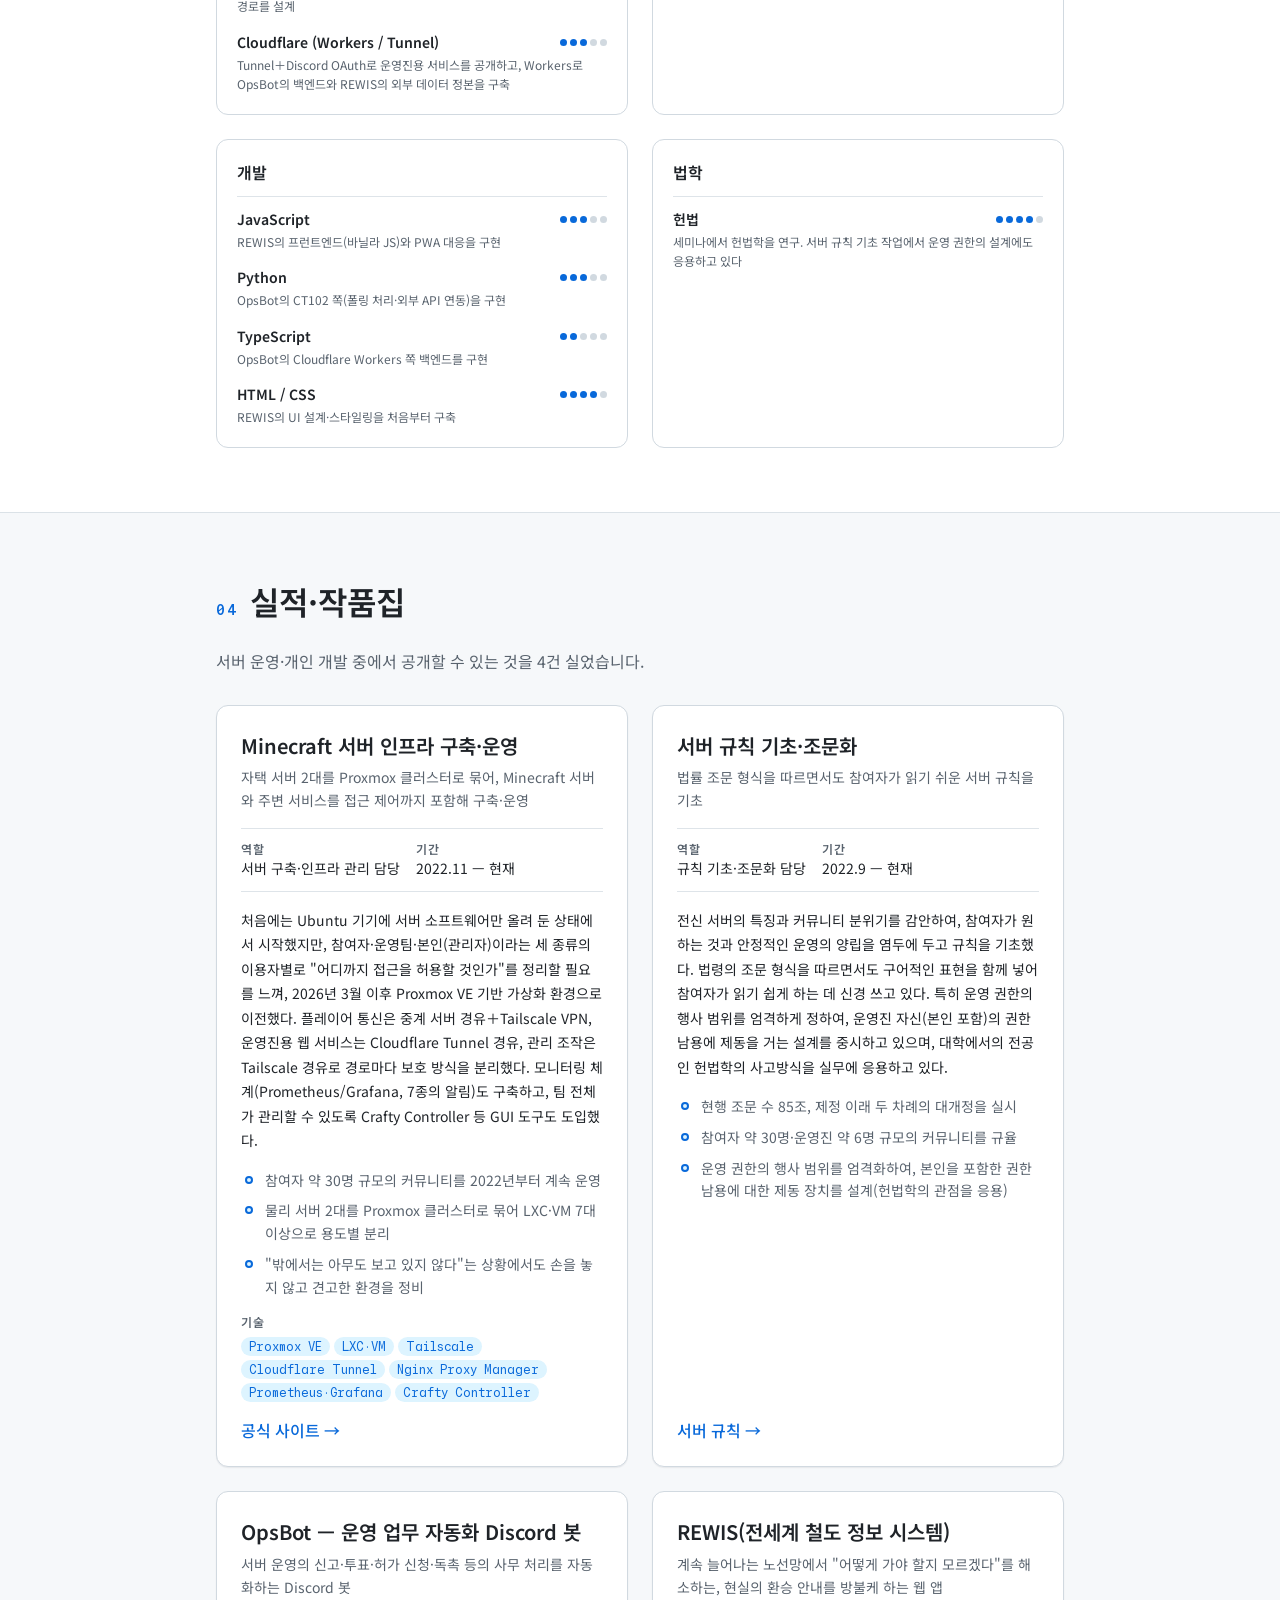
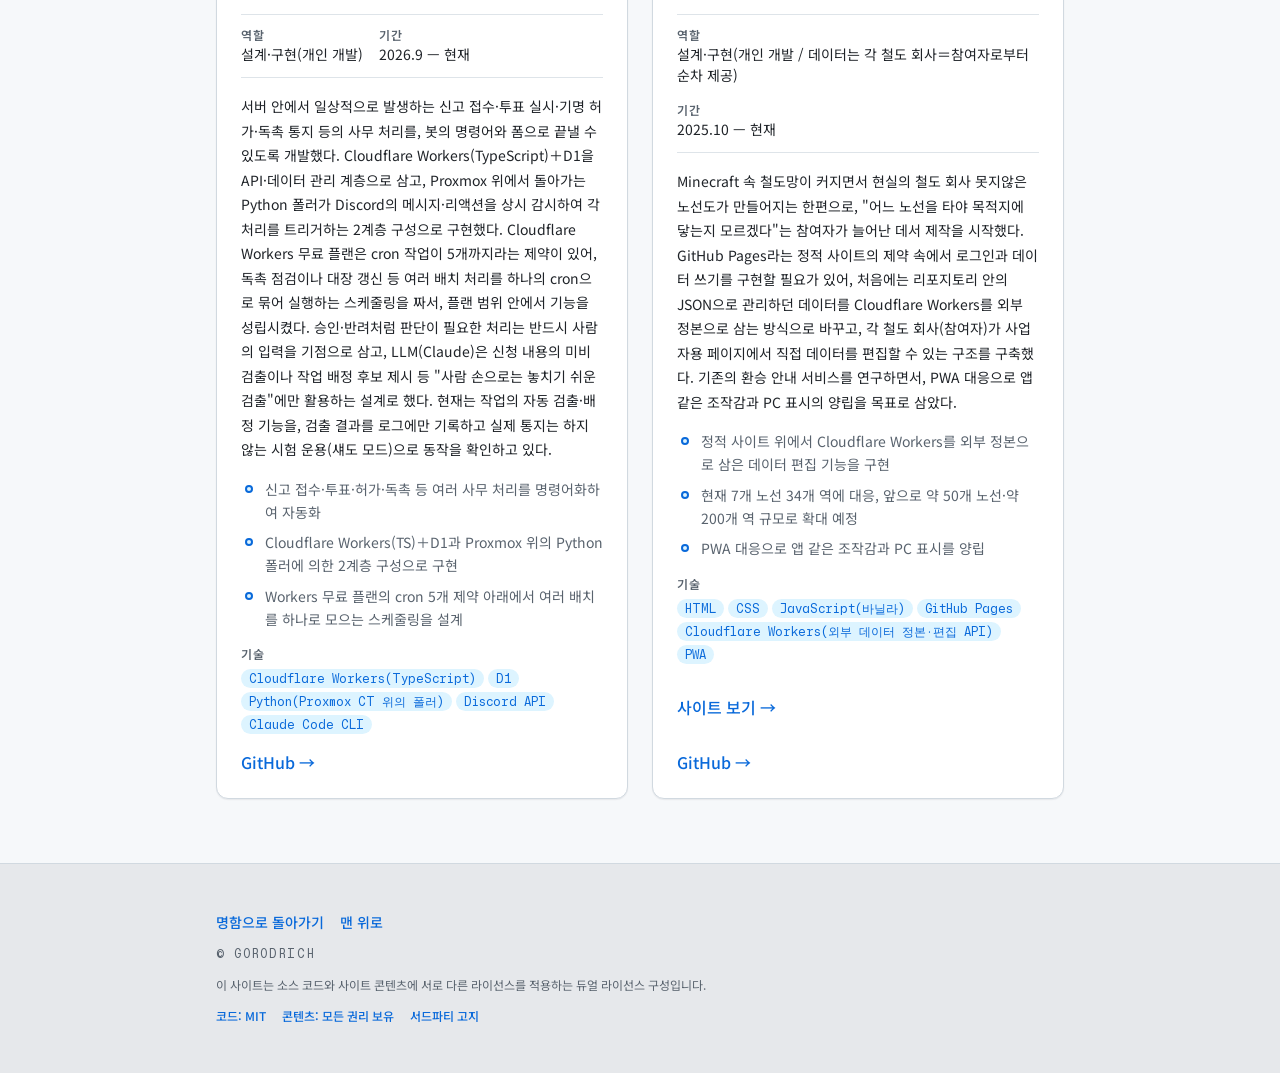
<file: portfolio/ko/index.html>
<!doctype html>
<html lang="ko" class="no-js">
<head>
  <meta charset="utf-8">
  <script>document.documentElement.classList.remove('no-js');</script>
  <meta name="viewport" content="width=device-width, initial-scale=1, viewport-fit=cover">
  <title>포트폴리오 | 고로드리히</title>
  <meta name="description" content="고로드리히의 포트폴리오. 자기소개, 경력, 기술 스택, 작업물을 정리했습니다.">
  <link rel="canonical" href="https://56dri.ch/portfolio/ko/">
  <link rel="alternate" hreflang="ja" href="https://56dri.ch/portfolio/">
  <link rel="alternate" hreflang="en" href="https://56dri.ch/portfolio/en/">
  <link rel="alternate" hreflang="zh-Hans" href="https://56dri.ch/portfolio/zh/">
  <link rel="alternate" hreflang="ko" href="https://56dri.ch/portfolio/ko/">
  <link rel="alternate" hreflang="x-default" href="https://56dri.ch/portfolio/">
  <meta property="og:type" content="website">
  <meta property="og:site_name" content="GORODRICH">
  <meta property="og:title" content="포트폴리오 | 고로드리히">
  <meta property="og:description" content="고로드리히의 포트폴리오. 자기소개, 경력, 기술 스택, 작업물을 정리했습니다.">
  <meta property="og:url" content="https://56dri.ch/portfolio/ko/">
  <meta property="og:locale" content="ko_KR">
  <meta property="og:image" content="https://56dri.ch/assets/og.png">
  <meta name="twitter:card" content="summary_large_image">
  <meta name="theme-color" content="#0969da">
  <link rel="icon" href="/assets/favicon.ico" sizes="any">
  <link rel="apple-touch-icon" href="/assets/apple-touch-icon.png">
  <link rel="preload" href="/assets/fonts/MonaSansMonoVF.woff2" as="font" type="font/woff2" crossorigin>
  <link rel="preconnect" href="https://fonts.googleapis.com">
  <link rel="preconnect" href="https://fonts.gstatic.com" crossorigin>
  <link rel="stylesheet" href="https://fonts.googleapis.com/css2?family=Noto+Sans+KR:wght@400;500;600;700&display=swap">
  <link rel="stylesheet" href="/css/tokens.css">
  <link rel="stylesheet" href="/css/portfolio.css">
</head>
<body class="page page--portfolio" data-lang="ko">
  <a class="skip-link" href="#about">목차</a>
  <header class="topbar topbar--sticky">
    <a class="topbar__brand" href="/ko/">GORODRICH</a>
    <div class="topbar__end">
      <a class="topbar__back textlink" href="/ko/">
        <span aria-hidden="true">&larr; </span>명함으로 돌아가기</a>
      <details class="langmenu" data-langmenu>
        <summary class="langmenu__button" aria-label="언어: 한국어">
          <svg class="langmenu__globe" viewBox="0 0 16 16" width="15" height="15" aria-hidden="true" fill="none" stroke="currentColor" stroke-width="1.25"><circle cx="8" cy="8" r="6.3"/><ellipse cx="8" cy="8" rx="2.7" ry="6.3"/><path d="M2 5.8h12M2 10.2h12"/></svg>
          <span class="langmenu__label">한국어</span>
          <svg class="langmenu__caret" viewBox="0 0 16 16" width="12" height="12" aria-hidden="true" fill="none" stroke="currentColor" stroke-width="1.7" stroke-linecap="round" stroke-linejoin="round"><path d="M4 6.5 8 10.5l4-4"/></svg>
        </summary>
        <div class="langmenu__panel">
          <p class="langmenu__title">언어</p>
          <ul class="langmenu__list"><li><a class="langmenu__item" href="/portfolio/" hreflang="ja" lang="ja"><span class="langmenu__check" aria-hidden="true"></span>日本語</a></li><li><a class="langmenu__item" href="/portfolio/en/" hreflang="en" lang="en"><span class="langmenu__check" aria-hidden="true"></span>English</a></li><li><a class="langmenu__item" href="/portfolio/zh/" hreflang="zh-Hans" lang="zh-Hans"><span class="langmenu__check" aria-hidden="true"></span>中文</a></li><li><a class="langmenu__item is-current" href="/portfolio/ko/" hreflang="ko" lang="ko" aria-current="true"><span class="langmenu__check" aria-hidden="true">&#10003;</span>한국어</a></li></ul>
        </div>
      </details>
    </div>
  </header>

  <main id="main">
    <div class="hero">
      <div class="wrap">
        <p class="hero__kicker">PORTFOLIO</p>
        <h1 class="hero__title">고로드리히</h1>
        <p class="hero__lead">낮에는 법학도, 밤에는 서버장.</p>
        <nav class="sectionnav" aria-label="목차">
          <ul class="sectionnav__list"><li><a class="sectionnav__link" href="#about">자기소개</a></li><li><a class="sectionnav__link" href="#career">경력</a></li><li><a class="sectionnav__link" href="#skills">기술</a></li><li><a class="sectionnav__link" href="#works">실적·작품집</a></li></ul>
        </nav>
      </div>
    </div>

    <section class="section" id="about" aria-labelledby="about-h">
      <div class="wrap">
        <header class="section__head">
          <p class="section__index">01</p>
          <h2 class="section__title" id="about-h">자기소개</h2>
        </header>
        
      <p class="lead">법을 공부하다 보니 어느새 서버까지 운영하고 있습니다. 관심이 생긴 일은 일단 직접 해 보는 성격입니다.</p>
      <div class="about">
        <div class="about__prose prose"><p>주오대학 법학부 법률학과 4학년으로 법학을 공부하면서, Minecraft 서버의 운영 멤버로서 인프라 관리에도 참여하고 있습니다.</p><p>처음 서버 관리에 발을 들인 계기는 우연에 가까웠습니다. 당시 참여하던 서버의 운영이 더는 이어지기 어려워진 시점에, 마침 자금에 여유가 있던 제가 얼떨결에 VPS를 빌려 관리를 넘겨받게 된 것이었습니다. 이후에는 오래된 노트북을 이용한 자택 서버 운영으로 자리를 잡았고, 처음에는 Dynmap조차 없는 최소 구성에서 출발했습니다. 원래 사이버 공격의 종류나 수법에는 예전부터 관심이 있었는데, 참여자들을 위해 기능을 하나씩 추가해 나가는 과정에서 그 관심과 서버 관리라는 역할이 잘 맞물린다는 것을 깨닫게 되었습니다. &quot;모두를 위해 더 나은 것을 제공하고 싶다&quot;는 마음과, &quot;공개 범위가 넓어질 때마다 보안 구멍을 하나씩 메워 나간다&quot;는 인프라 보안 특유의 퍼즐 같은 재미가 맞아떨어지면서, 강한 호기심과 보람을 느끼게 되었습니다. 지금은 보안을 포함한 인프라 엔지니어링 전반이 관심의 중심에 있습니다.</p><p>법에 대한 관심도 거슬러 올라가면 보안에 대한 흥미에서 비롯되었습니다. 원래는 공학부 진학도 생각하고 있었지만, Winny 사건을 알게 된 것이 계기가 되었습니다. 소프트웨어 개발자를 둘러싼 그 사건이 보안 엔지니어의 입장과도 통하는 면이 있다고 느꼈습니다. 공격을 막으려면 공격 수법 자체를 깊이 이해해야 하고, 공격과 방어는 동전의 양면입니다. 그런 기술자와 연구자를 법률적인 측면에서 뒷받침하는 인력이 필요하다는 점을 의식하게 된 것이 법학에 대한 관심의 출발점이었습니다. 여기에 더해, 실제로 서버 규칙을 조문화하는 작업에 참여하면서 의미의 오해를 막기 위한 법령 용어의 고민이나, 치밀하면서도 어딘가 인간미가 있는 조문 해석의 논의에 매력을 느껴, 법학도로서 본격적으로 법을 공부하기로 결심했습니다.</p><p>중요하게 여기는 것은 관심이 생긴 일에 대해 타협하지 않는 것입니다. 법에 관심이 생기면 법학부에서 공부하고, 서버 인프라에 관심이 생기면 실제로 서버를 세우고 가상화에도 도전한다. 그렇게 관심이 이끄는 대로 행동을 쌓아 왔습니다. 그 바탕에는 &quot;누군가를 위해&quot; 무언가를 하고 싶다는 마음이 강하게 자리하고 있으며, 참여자를 위해 서버를 개선하는 일도, 보안 엔지니어를 뒷받침하는 법률가라는 장래상도 이 마음에서 출발합니다.</p></div>
        <dl class="facts"><div class="fact"><dt class="fact__label">소속</dt><dd class="fact__value">주오대학 법학부 법률학과 4학년</dd></div><div class="fact"><dt class="fact__label">전공</dt><dd class="fact__value">헌법학</dd></div><div class="fact"><dt class="fact__label">실무</dt><dd class="fact__value">서버 인프라 관리·운영</dd></div><div class="fact"><dt class="fact__label">가능 언어</dt><dd class="fact__value">일본어 / 영어</dd></div><div class="fact"><dt class="fact__label">거점</dt><dd class="fact__value">도쿄</dd></div></dl>
      </div>
      <h3 class="subheading">중요하게 여기는 것</h3>
      <ul class="values"><li class="value"><h3 class="value__title">Men for others, with others</h3><p class="value__body">참여자를 위해 서버 환경을 갖추는 일도, 보안 엔지니어를 뒷받침하는 법률가를 지향하는 일도, 누군가를 위해·누군가와 함께 있고 싶다는 마음에서 출발합니다.</p></li><li class="value"><h3 class="value__title">호기심에 충실하게</h3><p class="value__body">관심이 생긴 영역에는 경험의 유무와 상관없이 실제로 발을 들여 보는 것을 중요하게 여깁니다. 진로나 기술 선택의 자리에서도 이 태도를 축으로 판단해 왔습니다.</p></li><li class="value"><h3 class="value__title">법의 지배</h3><p class="value__body">헌법학을 공부하며 몸에 밴 사고방식입니다. 서버 규칙에서는 운영진 자신의 권한에도 엄격한 제동 장치를 두고, 인프라에서는 Tailscale의 ACL로 &quot;누가·어디까지·무엇을 할 수 있는가&quot;를 명확히 선 긋습니다. 분야를 막론하고 권력과 권한에는 반드시 제약을, 이라는 생각을 실무에 녹여 내고 있습니다.</p></li></ul>
      </div>
    </section>
    <section class="section" id="career" aria-labelledby="career-h">
      <div class="wrap">
        <header class="section__head">
          <p class="section__index">02</p>
          <h2 class="section__title" id="career-h">경력</h2>
        </header>
        <p class="section__intro">법학(전공)과 서버 운영(실무)을 병행하며, 두 영역이 만나는 지점에 관심을 두고 활동하고 있습니다. 아래는 최근 순으로 정리했습니다.</p><ol class="timeline">
        <li class="entry">
          <p class="entry__period">2023.4 — 현재</p>
          <div class="entry__body">
            <h3 class="entry__org">주오대학 법학부 법률학과</h3>
            <p class="entry__role">법학부생 / 헌법 세미나</p>
            <p class="entry__summary">법학을 전공하며, 세미나에서는 헌법을 연구 분야로 삼고 있다.</p>
            <ul class="entry__points"><li>동성혼과 헌법 제13조(행복추구권)의 관계에 관해 연구</li></ul>
            <ul class="tags"><li class="tag">헌법학</li><li class="tag">법학</li></ul>
          </div>
        </li>
        <li class="entry">
          <p class="entry__period">2022.9 — 현재</p>
          <div class="entry__body">
            <h3 class="entry__org">3DS半分こするくらい仲良しクラフト（3DS 한분코스루쿠라이 나카요시 크래프트, Minecraft 서버) 운영팀</h3>
            <p class="entry__role">운영 멤버(인프라 관리·규칙 제정·봇 개발 담당)</p>
            <p class="entry__summary">약 30명 규모의 커뮤니티 운영에, 인프라 구축부터 규칙 정비, 업무 자동화까지 기술·법률 양면에서 참여하고 있다.</p>
            <ul class="entry__points"><li>서버 인프라를 Ubuntu 단독 운영에서 Proxmox 클러스터 기반 가상화 환경으로 이전하고, 용도별 접근 제어와 모니터링 체계를 구축</li><li>서버 규칙의 기초·조문화를 담당하여, 두 차례의 대개정을 거쳐 현행 85조 체제를 정비</li><li>운영 업무 자동화를 위해 Discord 봇 &quot;OpsBot&quot;을 개인 개발 중(2026.9〜, 자세한 내용은 실적 페이지 참조)</li></ul>
            <ul class="tags"><li class="tag">Proxmox</li><li class="tag">Tailscale</li><li class="tag">Discord Bot</li><li class="tag">헌법학</li></ul>
          </div>
        </li></ol>
      </div>
    </section>
    <section class="section" id="skills" aria-labelledby="skills-h">
      <div class="wrap">
        <header class="section__head">
          <p class="section__index">03</p>
          <h2 class="section__title" id="skills-h">기술</h2>
        </header>
        <p class="section__intro">학업과 병행하여 서버 운영 실무 속에서 익혀 온 기술을 중심으로 적었습니다. level은 자기 평가 5단계입니다(● 개수가 많을수록 숙련도가 높음).</p><div class="skillgrid"><section class="skillgroup"><h3 class="skillgroup__name">클라우드 / 인프라</h3><ul class="skills">
            <li class="skill">
              <div class="skill__head"><span class="skill__name">Proxmox VE</span><span class="meter" role="img" aria-label="숙련도: 3 / 5"><span class="meter__dot is-on"></span><span class="meter__dot is-on"></span><span class="meter__dot is-on"></span><span class="meter__dot"></span><span class="meter__dot"></span></span></div>
              <p class="skill__note">물리 서버 2대를 클러스터화하고, SDN(VXLAN)으로 가상 네트워크를 구축, LXC·VM 7대 이상을 운영</p>
            </li>
            <li class="skill">
              <div class="skill__head"><span class="skill__name">Linux (Debian)</span><span class="meter" role="img" aria-label="숙련도: 4 / 5"><span class="meter__dot is-on"></span><span class="meter__dot is-on"></span><span class="meter__dot is-on"></span><span class="meter__dot is-on"></span><span class="meter__dot"></span></span></div>
              <p class="skill__note">모든 컨테이너·VM의 기반 OS로서 서비스 구축·systemd 관리를 담당. 개인용 노트북에서도 Ubuntu 계열 OS를 사용</p>
            </li>
            <li class="skill">
              <div class="skill__head"><span class="skill__name">Tailscale</span><span class="meter" role="img" aria-label="숙련도: 4 / 5"><span class="meter__dot is-on"></span><span class="meter__dot is-on"></span><span class="meter__dot is-on"></span><span class="meter__dot is-on"></span><span class="meter__dot"></span></span></div>
              <p class="skill__note">ACL 태그로 역할을 분리하여, 관리자·모니터링·Minecraft 서버 간의 접근 경로를 설계</p>
            </li>
            <li class="skill">
              <div class="skill__head"><span class="skill__name">Cloudflare (Workers / Tunnel)</span><span class="meter" role="img" aria-label="숙련도: 3 / 5"><span class="meter__dot is-on"></span><span class="meter__dot is-on"></span><span class="meter__dot is-on"></span><span class="meter__dot"></span><span class="meter__dot"></span></span></div>
              <p class="skill__note">Tunnel＋Discord OAuth로 운영진용 서비스를 공개하고, Workers로 OpsBot의 백엔드와 REWIS의 외부 데이터 정본을 구축</p>
            </li></ul></section><section class="skillgroup"><h3 class="skillgroup__name">관측 가능성 / 운영</h3><ul class="skills">
            <li class="skill">
              <div class="skill__head"><span class="skill__name">Prometheus / Grafana</span><span class="meter" role="img" aria-label="숙련도: 2 / 5"><span class="meter__dot is-on"></span><span class="meter__dot is-on"></span><span class="meter__dot"></span><span class="meter__dot"></span><span class="meter__dot"></span></span></div>
              <p class="skill__note">TPS·가동 상태·네트워크 상태 모니터링과 7종의 알림 규칙을 정비. 모니터링 대상은 필요에 따라 조금씩 시행착오를 거치며 확장 중</p>
            </li>
            <li class="skill">
              <div class="skill__head"><span class="skill__name">Crafty Controller</span><span class="meter" role="img" aria-label="숙련도: 5 / 5"><span class="meter__dot is-on"></span><span class="meter__dot is-on"></span><span class="meter__dot is-on"></span><span class="meter__dot is-on"></span><span class="meter__dot is-on"></span></span></div>
              <p class="skill__note">venv 구성 설치·systemd 서비스화·자동 재시작 설정까지 포함해, 팀 전체가 다룰 수 있는 GUI 관리 환경을 정비</p>
            </li></ul></section><section class="skillgroup"><h3 class="skillgroup__name">개발</h3><ul class="skills">
            <li class="skill">
              <div class="skill__head"><span class="skill__name">JavaScript</span><span class="meter" role="img" aria-label="숙련도: 3 / 5"><span class="meter__dot is-on"></span><span class="meter__dot is-on"></span><span class="meter__dot is-on"></span><span class="meter__dot"></span><span class="meter__dot"></span></span></div>
              <p class="skill__note">REWIS의 프런트엔드(바닐라 JS)와 PWA 대응을 구현</p>
            </li>
            <li class="skill">
              <div class="skill__head"><span class="skill__name">Python</span><span class="meter" role="img" aria-label="숙련도: 3 / 5"><span class="meter__dot is-on"></span><span class="meter__dot is-on"></span><span class="meter__dot is-on"></span><span class="meter__dot"></span><span class="meter__dot"></span></span></div>
              <p class="skill__note">OpsBot의 CT102 쪽(폴링 처리·외부 API 연동)을 구현</p>
            </li>
            <li class="skill">
              <div class="skill__head"><span class="skill__name">TypeScript</span><span class="meter" role="img" aria-label="숙련도: 2 / 5"><span class="meter__dot is-on"></span><span class="meter__dot is-on"></span><span class="meter__dot"></span><span class="meter__dot"></span><span class="meter__dot"></span></span></div>
              <p class="skill__note">OpsBot의 Cloudflare Workers 쪽 백엔드를 구현</p>
            </li>
            <li class="skill">
              <div class="skill__head"><span class="skill__name">HTML / CSS</span><span class="meter" role="img" aria-label="숙련도: 4 / 5"><span class="meter__dot is-on"></span><span class="meter__dot is-on"></span><span class="meter__dot is-on"></span><span class="meter__dot is-on"></span><span class="meter__dot"></span></span></div>
              <p class="skill__note">REWIS의 UI 설계·스타일링을 처음부터 구축</p>
            </li></ul></section><section class="skillgroup"><h3 class="skillgroup__name">법학</h3><ul class="skills">
            <li class="skill">
              <div class="skill__head"><span class="skill__name">헌법</span><span class="meter" role="img" aria-label="숙련도: 4 / 5"><span class="meter__dot is-on"></span><span class="meter__dot is-on"></span><span class="meter__dot is-on"></span><span class="meter__dot is-on"></span><span class="meter__dot"></span></span></div>
              <p class="skill__note">세미나에서 헌법학을 연구. 서버 규칙 기초 작업에서 운영 권한의 설계에도 응용하고 있다</p>
            </li></ul></section></div>
      </div>
    </section>
    <section class="section" id="works" aria-labelledby="works-h">
      <div class="wrap">
        <header class="section__head">
          <p class="section__index">04</p>
          <h2 class="section__title" id="works-h">실적·작품집</h2>
        </header>
        <p class="section__intro">서버 운영·개인 개발 중에서 공개할 수 있는 것을 4건 실었습니다.</p><div class="works">
        <article class="work">
          <header class="work__head">
            <h3 class="work__title">Minecraft 서버 인프라 구축·운영</h3>
            <p class="work__tagline">자택 서버 2대를 Proxmox 클러스터로 묶어, Minecraft 서버와 주변 서비스를 접근 제어까지 포함해 구축·운영</p>
          </header>
          <dl class="work__meta">
            <div><dt>역할</dt><dd>서버 구축·인프라 관리 담당</dd></div>
            <div><dt>기간</dt><dd>2022.11 — 현재</dd></div>
          </dl>
          <p class="work__body">처음에는 Ubuntu 기기에 서버 소프트웨어만 올려 둔 상태에서 시작했지만, 참여자·운영팀·본인(관리자)이라는 세 종류의 이용자별로 &quot;어디까지 접근을 허용할 것인가&quot;를 정리할 필요를 느껴, 2026년 3월 이후 Proxmox VE 기반 가상화 환경으로 이전했다. 플레이어 통신은 중계 서버 경유＋Tailscale VPN, 운영진용 웹 서비스는 Cloudflare Tunnel 경유, 관리 조작은 Tailscale 경유로 경로마다 보호 방식을 분리했다. 모니터링 체계(Prometheus/Grafana, 7종의 알림)도 구축하고, 팀 전체가 관리할 수 있도록 Crafty Controller 등 GUI 도구도 도입했다.</p>
          <ul class="work__highlights"><li>참여자 약 30명 규모의 커뮤니티를 2022년부터 계속 운영</li><li>물리 서버 2대를 Proxmox 클러스터로 묶어 LXC·VM 7대 이상으로 용도별 분리</li><li>&quot;밖에서는 아무도 보고 있지 않다&quot;는 상황에서도 손을 놓지 않고 견고한 환경을 정비</li></ul>
          <p class="work__stacklabel">기술</p><ul class="tags"><li class="tag tag--stack">Proxmox VE</li><li class="tag tag--stack">LXC·VM</li><li class="tag tag--stack">Tailscale</li><li class="tag tag--stack">Cloudflare Tunnel</li><li class="tag tag--stack">Nginx Proxy Manager</li><li class="tag tag--stack">Prometheus·Grafana</li><li class="tag tag--stack">Crafty Controller</li></ul>
          <p class="work__link"><a class="textlink" href="https://www.ds2.uk/" target="_blank" rel="noopener">공식 사이트<span aria-hidden="true"> &rarr;</span></a></p>
        </article>
        <article class="work">
          <header class="work__head">
            <h3 class="work__title">서버 규칙 기초·조문화</h3>
            <p class="work__tagline">법률 조문 형식을 따르면서도 참여자가 읽기 쉬운 서버 규칙을 기초</p>
          </header>
          <dl class="work__meta">
            <div><dt>역할</dt><dd>규칙 기초·조문화 담당</dd></div>
            <div><dt>기간</dt><dd>2022.9 — 현재</dd></div>
          </dl>
          <p class="work__body">전신 서버의 특징과 커뮤니티 분위기를 감안하여, 참여자가 원하는 것과 안정적인 운영의 양립을 염두에 두고 규칙을 기초했다. 법령의 조문 형식을 따르면서도 구어적인 표현을 함께 넣어 참여자가 읽기 쉽게 하는 데 신경 쓰고 있다. 특히 운영 권한의 행사 범위를 엄격하게 정하여, 운영진 자신(본인 포함)의 권한 남용에 제동을 거는 설계를 중시하고 있으며, 대학에서의 전공인 헌법학의 사고방식을 실무에 응용하고 있다.</p>
          <ul class="work__highlights"><li>현행 조문 수 85조, 제정 이래 두 차례의 대개정을 실시</li><li>참여자 약 30명·운영진 약 6명 규모의 커뮤니티를 규율</li><li>운영 권한의 행사 범위를 엄격화하여, 본인을 포함한 권한 남용에 대한 제동 장치를 설계(헌법학의 관점을 응용)</li></ul>
          
          <p class="work__link"><a class="textlink" href="https://www.ds2.uk/rule" target="_blank" rel="noopener">서버 규칙<span aria-hidden="true"> &rarr;</span></a></p>
        </article>
        <article class="work">
          <header class="work__head">
            <h3 class="work__title">OpsBot — 운영 업무 자동화 Discord 봇</h3>
            <p class="work__tagline">서버 운영의 신고·투표·허가 신청·독촉 등의 사무 처리를 자동화하는 Discord 봇</p>
          </header>
          <dl class="work__meta">
            <div><dt>역할</dt><dd>설계·구현(개인 개발)</dd></div>
            <div><dt>기간</dt><dd>2026.9 — 현재</dd></div>
          </dl>
          <p class="work__body">서버 안에서 일상적으로 발생하는 신고 접수·투표 실시·기명 허가·독촉 통지 등의 사무 처리를, 봇의 명령어와 폼으로 끝낼 수 있도록 개발했다. Cloudflare Workers(TypeScript)＋D1을 API·데이터 관리 계층으로 삼고, Proxmox 위에서 돌아가는 Python 폴러가 Discord의 메시지·리액션을 상시 감시하여 각 처리를 트리거하는 2계층 구성으로 구현했다. Cloudflare Workers 무료 플랜은 cron 작업이 5개까지라는 제약이 있어, 독촉 점검이나 대장 갱신 등 여러 배치 처리를 하나의 cron으로 묶어 실행하는 스케줄링을 짜서, 플랜 범위 안에서 기능을 성립시켰다. 승인·반려처럼 판단이 필요한 처리는 반드시 사람의 입력을 기점으로 삼고, LLM(Claude)은 신청 내용의 미비 검출이나 작업 배정 후보 제시 등 &quot;사람 손으로는 놓치기 쉬운 검출&quot;에만 활용하는 설계로 했다. 현재는 작업의 자동 검출·배정 기능을, 검출 결과를 로그에만 기록하고 실제 통지는 하지 않는 시험 운용(섀도 모드)으로 동작을 확인하고 있다.</p>
          <ul class="work__highlights"><li>신고 접수·투표·허가·독촉 등 여러 사무 처리를 명령어화하여 자동화</li><li>Cloudflare Workers(TS)＋D1과 Proxmox 위의 Python 폴러에 의한 2계층 구성으로 구현</li><li>Workers 무료 플랜의 cron 5개 제약 아래에서 여러 배치를 하나로 모으는 스케줄링을 설계</li></ul>
          <p class="work__stacklabel">기술</p><ul class="tags"><li class="tag tag--stack">Cloudflare Workers(TypeScript)</li><li class="tag tag--stack">D1</li><li class="tag tag--stack">Python(Proxmox CT 위의 폴러)</li><li class="tag tag--stack">Discord API</li><li class="tag tag--stack">Claude Code CLI</li></ul>
          <p class="work__link"><a class="textlink" href="https://github.com/Gorodrich/ops-bot" target="_blank" rel="noopener">GitHub<span aria-hidden="true"> &rarr;</span></a></p>
        </article>
        <article class="work">
          <header class="work__head">
            <h3 class="work__title">REWIS(전세계 철도 정보 시스템)</h3>
            <p class="work__tagline">계속 늘어나는 노선망에서 &quot;어떻게 가야 할지 모르겠다&quot;를 해소하는, 현실의 환승 안내를 방불케 하는 웹 앱</p>
          </header>
          <dl class="work__meta">
            <div><dt>역할</dt><dd>설계·구현(개인 개발 / 데이터는 각 철도 회사＝참여자로부터 순차 제공)</dd></div>
            <div><dt>기간</dt><dd>2025.10 — 현재</dd></div>
          </dl>
          <p class="work__body">Minecraft 속 철도망이 커지면서 현실의 철도 회사 못지않은 노선도가 만들어지는 한편으로, &quot;어느 노선을 타야 목적지에 닿는지 모르겠다&quot;는 참여자가 늘어난 데서 제작을 시작했다. GitHub Pages라는 정적 사이트의 제약 속에서 로그인과 데이터 쓰기를 구현할 필요가 있어, 처음에는 리포지토리 안의 JSON으로 관리하던 데이터를 Cloudflare Workers를 외부 정본으로 삼는 방식으로 바꾸고, 각 철도 회사(참여자)가 사업자용 페이지에서 직접 데이터를 편집할 수 있는 구조를 구축했다. 기존의 환승 안내 서비스를 연구하면서, PWA 대응으로 앱 같은 조작감과 PC 표시의 양립을 목표로 삼았다.</p>
          <ul class="work__highlights"><li>정적 사이트 위에서 Cloudflare Workers를 외부 정본으로 삼은 데이터 편집 기능을 구현</li><li>현재 7개 노선 34개 역에 대응, 앞으로 약 50개 노선·약 200개 역 규모로 확대 예정</li><li>PWA 대응으로 앱 같은 조작감과 PC 표시를 양립</li></ul>
          <p class="work__stacklabel">기술</p><ul class="tags"><li class="tag tag--stack">HTML</li><li class="tag tag--stack">CSS</li><li class="tag tag--stack">JavaScript(바닐라)</li><li class="tag tag--stack">GitHub Pages</li><li class="tag tag--stack">Cloudflare Workers(외부 데이터 정본·편집 API)</li><li class="tag tag--stack">PWA</li></ul>
          <p class="work__link"><a class="textlink" href="https://k-triar.github.io/rewis/" target="_blank" rel="noopener">사이트 보기<span aria-hidden="true"> &rarr;</span></a></p><p class="work__link"><a class="textlink" href="https://github.com/k-triar/rewis" target="_blank" rel="noopener">GitHub<span aria-hidden="true"> &rarr;</span></a></p>
        </article></div>
      </div>
    </section>
  </main>

  <footer class="footer">
    <div class="wrap footer__inner">
      <p class="footer__links">
        <a class="textlink" href="/ko/">명함으로 돌아가기</a>
        <a class="textlink" href="#main">맨 위로</a>
      </p>
      <p class="footer__copy">&copy; GORODRICH</p>
      <p class="footer__note">이 사이트는 소스 코드와 사이트 콘텐츠에 서로 다른 라이선스를 적용하는 듀얼 라이선스 구성입니다.</p>
      <p class="footer__license">
        <a class="textlink" href="https://github.com/Gorodrich/mypage/blob/main/LICENSE" target="_blank" rel="noopener">코드: MIT</a>
        <a class="textlink" href="https://github.com/Gorodrich/mypage/blob/main/LICENSE-CONTENT" target="_blank" rel="noopener">콘텐츠: 모든 권리 보유</a>
        <a class="textlink" href="https://github.com/Gorodrich/mypage/blob/main/THIRD-PARTY-NOTICES.md" target="_blank" rel="noopener">서드파티 고지</a>
      </p>
    </div>
  </footer>
  <script src="/js/site.js" defer></script>
</body>
</html>
</file>
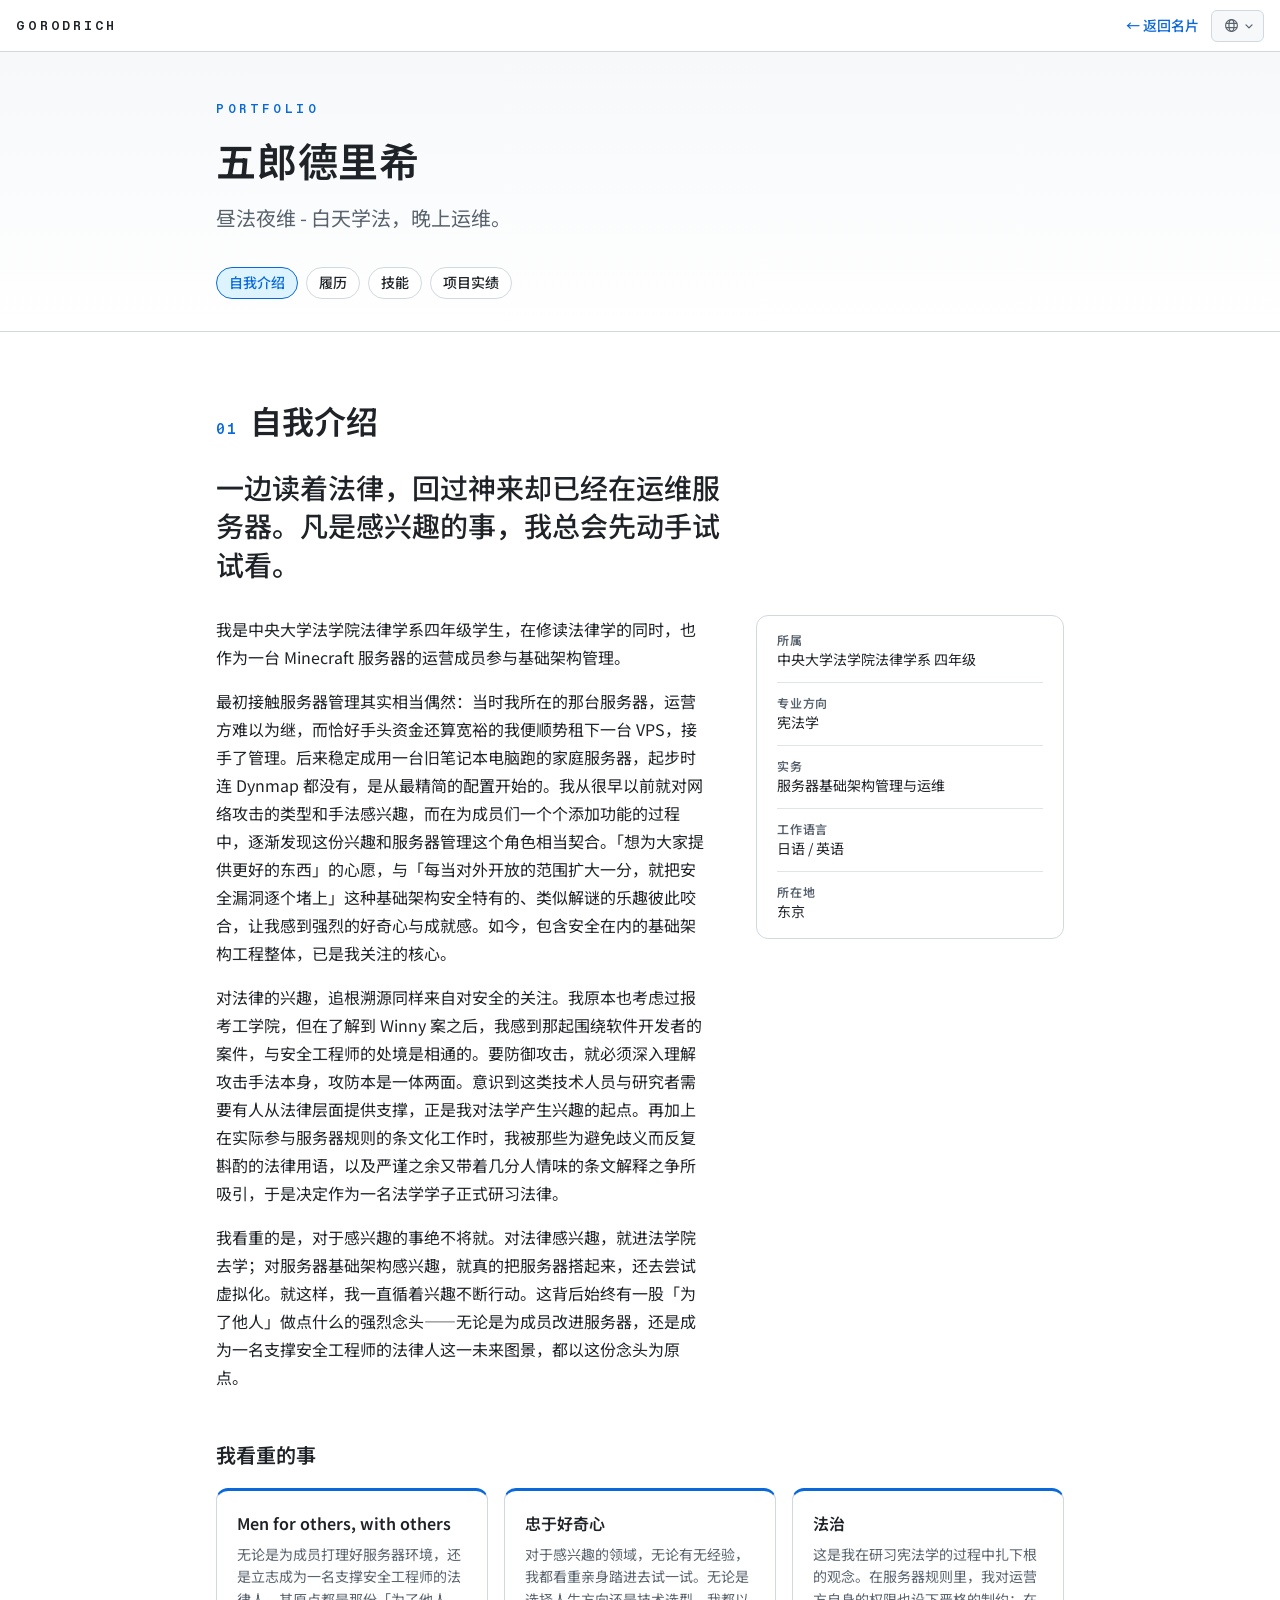
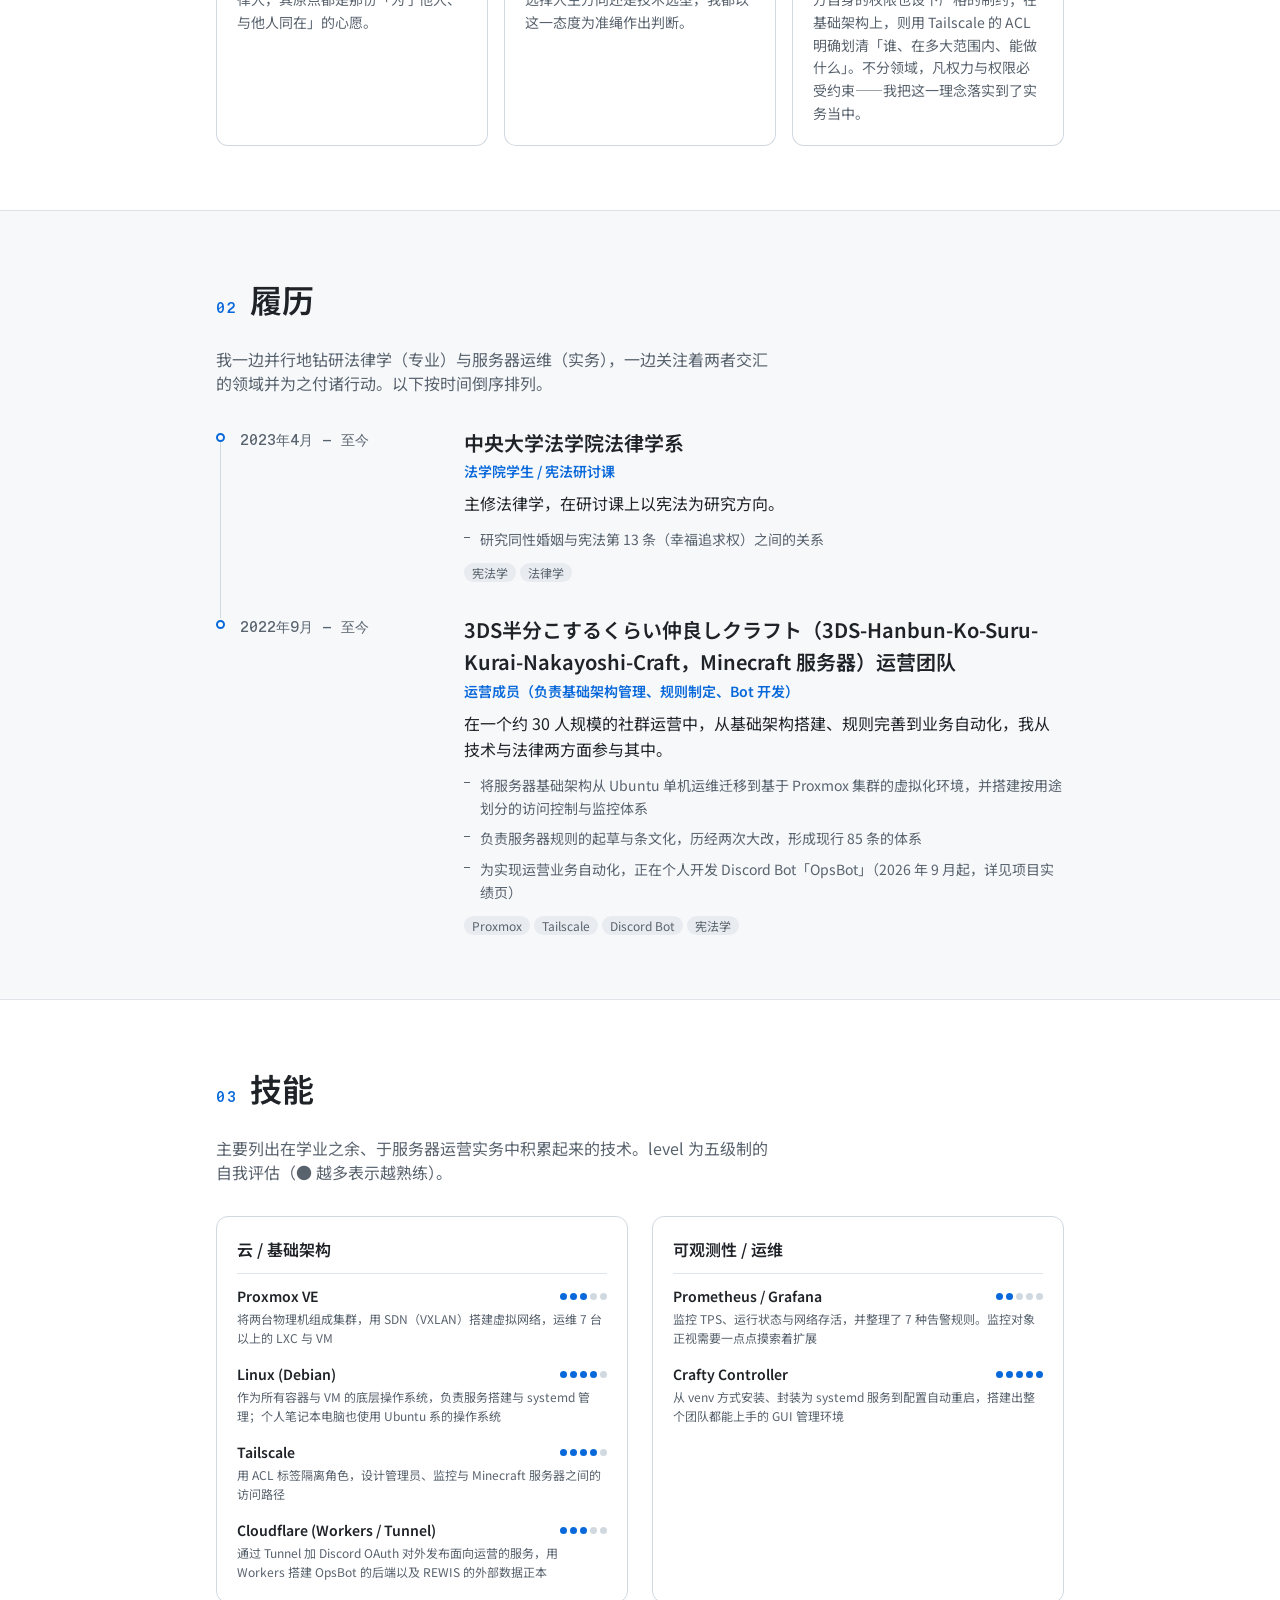
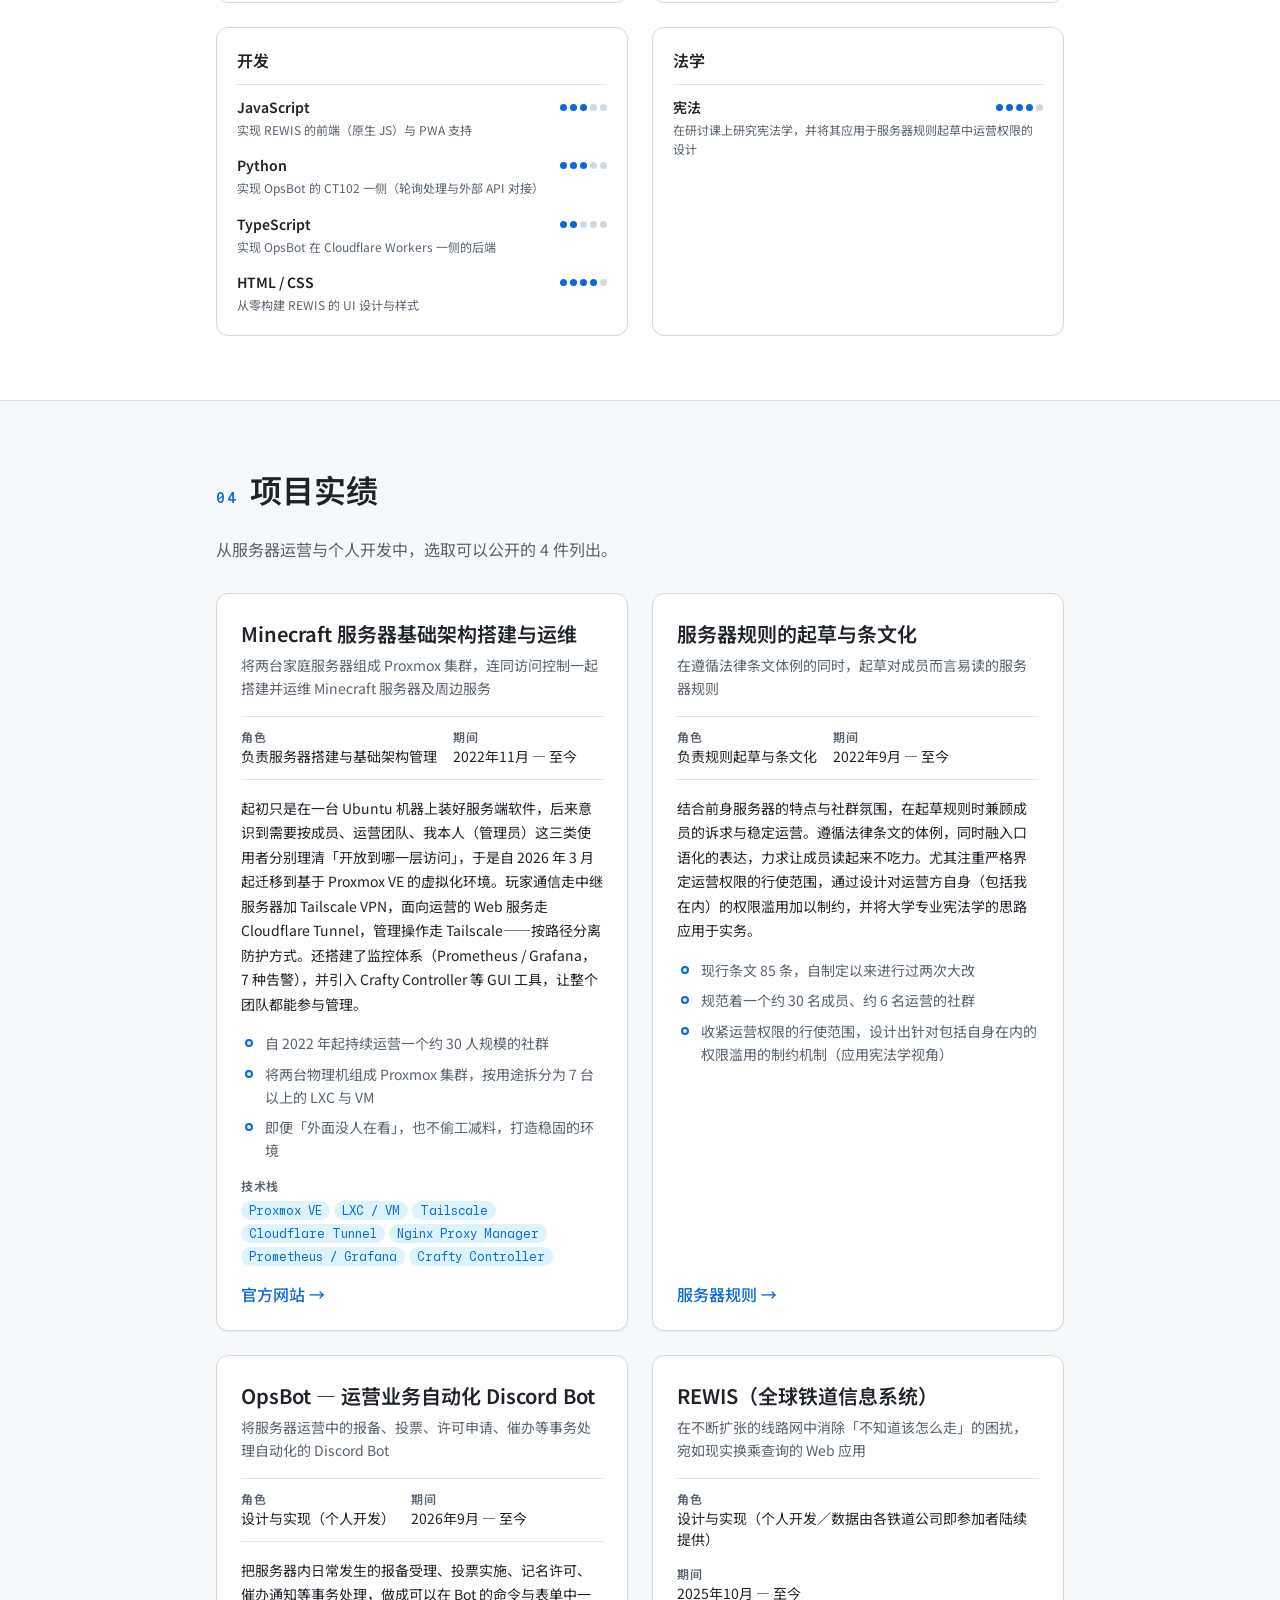
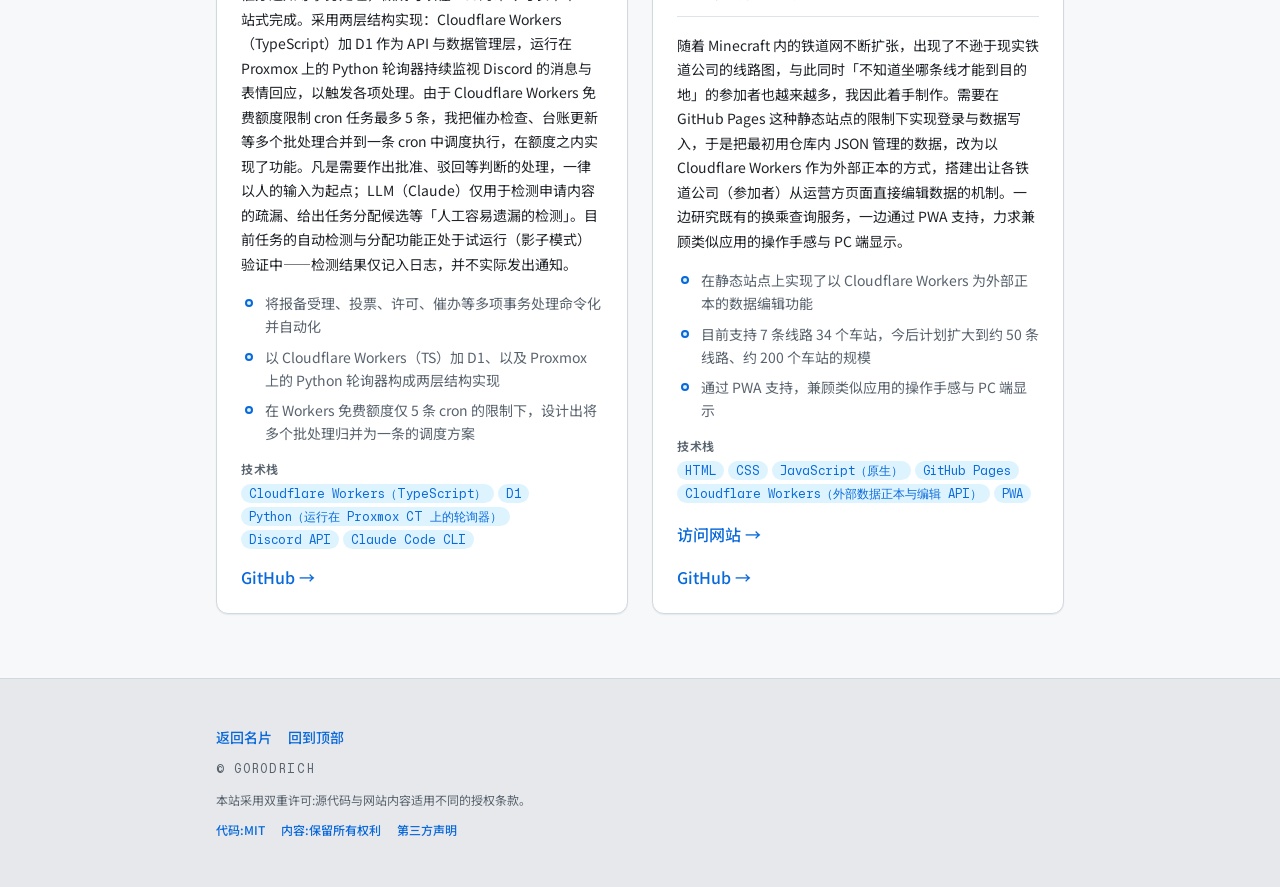
<file: portfolio/zh/index.html>
<!doctype html>
<html lang="zh-Hans" class="no-js">
<head>
  <meta charset="utf-8">
  <script>document.documentElement.classList.remove('no-js');</script>
  <meta name="viewport" content="width=device-width, initial-scale=1, viewport-fit=cover">
  <title>作品集 | 五郎德里希</title>
  <meta name="description" content="五郎德里希的作品集，收录自我介绍、履历、技能与项目实绩。">
  <link rel="canonical" href="https://56dri.ch/portfolio/zh/">
  <link rel="alternate" hreflang="ja" href="https://56dri.ch/portfolio/">
  <link rel="alternate" hreflang="en" href="https://56dri.ch/portfolio/en/">
  <link rel="alternate" hreflang="zh-Hans" href="https://56dri.ch/portfolio/zh/">
  <link rel="alternate" hreflang="ko" href="https://56dri.ch/portfolio/ko/">
  <link rel="alternate" hreflang="x-default" href="https://56dri.ch/portfolio/">
  <meta property="og:type" content="website">
  <meta property="og:site_name" content="GORODRICH">
  <meta property="og:title" content="作品集 | 五郎德里希">
  <meta property="og:description" content="五郎德里希的作品集，收录自我介绍、履历、技能与项目实绩。">
  <meta property="og:url" content="https://56dri.ch/portfolio/zh/">
  <meta property="og:locale" content="zh_CN">
  <meta property="og:image" content="https://56dri.ch/assets/og.png">
  <meta name="twitter:card" content="summary_large_image">
  <meta name="theme-color" content="#0969da">
  <link rel="icon" href="/assets/favicon.ico" sizes="any">
  <link rel="apple-touch-icon" href="/assets/apple-touch-icon.png">
  <link rel="preload" href="/assets/fonts/MonaSansMonoVF.woff2" as="font" type="font/woff2" crossorigin>
  <link rel="preconnect" href="https://fonts.googleapis.com">
  <link rel="preconnect" href="https://fonts.gstatic.com" crossorigin>
  <link rel="stylesheet" href="https://fonts.googleapis.com/css2?family=Noto+Sans+SC:wght@400;500;600;700&display=swap">
  <link rel="stylesheet" href="/css/tokens.css">
  <link rel="stylesheet" href="/css/portfolio.css">
</head>
<body class="page page--portfolio" data-lang="zh">
  <a class="skip-link" href="#about">目录</a>
  <header class="topbar topbar--sticky">
    <a class="topbar__brand" href="/zh/">GORODRICH</a>
    <div class="topbar__end">
      <a class="topbar__back textlink" href="/zh/">
        <span aria-hidden="true">&larr; </span>返回名片</a>
      <details class="langmenu" data-langmenu>
        <summary class="langmenu__button" aria-label="语言: 中文">
          <svg class="langmenu__globe" viewBox="0 0 16 16" width="15" height="15" aria-hidden="true" fill="none" stroke="currentColor" stroke-width="1.25"><circle cx="8" cy="8" r="6.3"/><ellipse cx="8" cy="8" rx="2.7" ry="6.3"/><path d="M2 5.8h12M2 10.2h12"/></svg>
          <span class="langmenu__label">中文</span>
          <svg class="langmenu__caret" viewBox="0 0 16 16" width="12" height="12" aria-hidden="true" fill="none" stroke="currentColor" stroke-width="1.7" stroke-linecap="round" stroke-linejoin="round"><path d="M4 6.5 8 10.5l4-4"/></svg>
        </summary>
        <div class="langmenu__panel">
          <p class="langmenu__title">语言</p>
          <ul class="langmenu__list"><li><a class="langmenu__item" href="/portfolio/" hreflang="ja" lang="ja"><span class="langmenu__check" aria-hidden="true"></span>日本語</a></li><li><a class="langmenu__item" href="/portfolio/en/" hreflang="en" lang="en"><span class="langmenu__check" aria-hidden="true"></span>English</a></li><li><a class="langmenu__item is-current" href="/portfolio/zh/" hreflang="zh-Hans" lang="zh-Hans" aria-current="true"><span class="langmenu__check" aria-hidden="true">&#10003;</span>中文</a></li><li><a class="langmenu__item" href="/portfolio/ko/" hreflang="ko" lang="ko"><span class="langmenu__check" aria-hidden="true"></span>한국어</a></li></ul>
        </div>
      </details>
    </div>
  </header>

  <main id="main">
    <div class="hero">
      <div class="wrap">
        <p class="hero__kicker">PORTFOLIO</p>
        <h1 class="hero__title">五郎德里希</h1>
        <p class="hero__lead">昼法夜维 - 白天学法，晚上运维。</p>
        <nav class="sectionnav" aria-label="目录">
          <ul class="sectionnav__list"><li><a class="sectionnav__link" href="#about">自我介绍</a></li><li><a class="sectionnav__link" href="#career">履历</a></li><li><a class="sectionnav__link" href="#skills">技能</a></li><li><a class="sectionnav__link" href="#works">项目实绩</a></li></ul>
        </nav>
      </div>
    </div>

    <section class="section" id="about" aria-labelledby="about-h">
      <div class="wrap">
        <header class="section__head">
          <p class="section__index">01</p>
          <h2 class="section__title" id="about-h">自我介绍</h2>
        </header>
        
      <p class="lead">一边读着法律，回过神来却已经在运维服务器。凡是感兴趣的事，我总会先动手试试看。</p>
      <div class="about">
        <div class="about__prose prose"><p>我是中央大学法学院法律学系四年级学生，在修读法律学的同时，也作为一台 Minecraft 服务器的运营成员参与基础架构管理。</p><p>最初接触服务器管理其实相当偶然：当时我所在的那台服务器，运营方难以为继，而恰好手头资金还算宽裕的我便顺势租下一台 VPS，接手了管理。后来稳定成用一台旧笔记本电脑跑的家庭服务器，起步时连 Dynmap 都没有，是从最精简的配置开始的。我从很早以前就对网络攻击的类型和手法感兴趣，而在为成员们一个个添加功能的过程中，逐渐发现这份兴趣和服务器管理这个角色相当契合。「想为大家提供更好的东西」的心愿，与「每当对外开放的范围扩大一分，就把安全漏洞逐个堵上」这种基础架构安全特有的、类似解谜的乐趣彼此咬合，让我感到强烈的好奇心与成就感。如今，包含安全在内的基础架构工程整体，已是我关注的核心。</p><p>对法律的兴趣，追根溯源同样来自对安全的关注。我原本也考虑过报考工学院，但在了解到 Winny 案之后，我感到那起围绕软件开发者的案件，与安全工程师的处境是相通的。要防御攻击，就必须深入理解攻击手法本身，攻防本是一体两面。意识到这类技术人员与研究者需要有人从法律层面提供支撑，正是我对法学产生兴趣的起点。再加上在实际参与服务器规则的条文化工作时，我被那些为避免歧义而反复斟酌的法律用语，以及严谨之余又带着几分人情味的条文解释之争所吸引，于是决定作为一名法学学子正式研习法律。</p><p>我看重的是，对于感兴趣的事绝不将就。对法律感兴趣，就进法学院去学；对服务器基础架构感兴趣，就真的把服务器搭起来，还去尝试虚拟化。就这样，我一直循着兴趣不断行动。这背后始终有一股「为了他人」做点什么的强烈念头——无论是为成员改进服务器，还是成为一名支撑安全工程师的法律人这一未来图景，都以这份念头为原点。</p></div>
        <dl class="facts"><div class="fact"><dt class="fact__label">所属</dt><dd class="fact__value">中央大学法学院法律学系 四年级</dd></div><div class="fact"><dt class="fact__label">专业方向</dt><dd class="fact__value">宪法学</dd></div><div class="fact"><dt class="fact__label">实务</dt><dd class="fact__value">服务器基础架构管理与运维</dd></div><div class="fact"><dt class="fact__label">工作语言</dt><dd class="fact__value">日语 / 英语</dd></div><div class="fact"><dt class="fact__label">所在地</dt><dd class="fact__value">东京</dd></div></dl>
      </div>
      <h3 class="subheading">我看重的事</h3>
      <ul class="values"><li class="value"><h3 class="value__title">Men for others, with others</h3><p class="value__body">无论是为成员打理好服务器环境，还是立志成为一名支撑安全工程师的法律人，其原点都是那份「为了他人、与他人同在」的心愿。</p></li><li class="value"><h3 class="value__title">忠于好奇心</h3><p class="value__body">对于感兴趣的领域，无论有无经验，我都看重亲身踏进去试一试。无论是选择人生方向还是技术选型，我都以这一态度为准绳作出判断。</p></li><li class="value"><h3 class="value__title">法治</h3><p class="value__body">这是我在研习宪法学的过程中扎下根的观念。在服务器规则里，我对运营方自身的权限也设下严格的制约；在基础架构上，则用 Tailscale 的 ACL 明确划清「谁、在多大范围内、能做什么」。不分领域，凡权力与权限必受约束——我把这一理念落实到了实务当中。</p></li></ul>
      </div>
    </section>
    <section class="section" id="career" aria-labelledby="career-h">
      <div class="wrap">
        <header class="section__head">
          <p class="section__index">02</p>
          <h2 class="section__title" id="career-h">履历</h2>
        </header>
        <p class="section__intro">我一边并行地钻研法律学（专业）与服务器运维（实务），一边关注着两者交汇的领域并为之付诸行动。以下按时间倒序排列。</p><ol class="timeline">
        <li class="entry">
          <p class="entry__period">2023年4月 — 至今</p>
          <div class="entry__body">
            <h3 class="entry__org">中央大学法学院法律学系</h3>
            <p class="entry__role">法学院学生 / 宪法研讨课</p>
            <p class="entry__summary">主修法律学，在研讨课上以宪法为研究方向。</p>
            <ul class="entry__points"><li>研究同性婚姻与宪法第 13 条（幸福追求权）之间的关系</li></ul>
            <ul class="tags"><li class="tag">宪法学</li><li class="tag">法律学</li></ul>
          </div>
        </li>
        <li class="entry">
          <p class="entry__period">2022年9月 — 至今</p>
          <div class="entry__body">
            <h3 class="entry__org">3DS半分こするくらい仲良しクラフト（3DS-Hanbun-Ko-Suru-Kurai-Nakayoshi-Craft，Minecraft 服务器）运营团队</h3>
            <p class="entry__role">运营成员（负责基础架构管理、规则制定、Bot 开发）</p>
            <p class="entry__summary">在一个约 30 人规模的社群运营中，从基础架构搭建、规则完善到业务自动化，我从技术与法律两方面参与其中。</p>
            <ul class="entry__points"><li>将服务器基础架构从 Ubuntu 单机运维迁移到基于 Proxmox 集群的虚拟化环境，并搭建按用途划分的访问控制与监控体系</li><li>负责服务器规则的起草与条文化，历经两次大改，形成现行 85 条的体系</li><li>为实现运营业务自动化，正在个人开发 Discord Bot「OpsBot」（2026 年 9 月起，详见项目实绩页）</li></ul>
            <ul class="tags"><li class="tag">Proxmox</li><li class="tag">Tailscale</li><li class="tag">Discord Bot</li><li class="tag">宪法学</li></ul>
          </div>
        </li></ol>
      </div>
    </section>
    <section class="section" id="skills" aria-labelledby="skills-h">
      <div class="wrap">
        <header class="section__head">
          <p class="section__index">03</p>
          <h2 class="section__title" id="skills-h">技能</h2>
        </header>
        <p class="section__intro">主要列出在学业之余、于服务器运营实务中积累起来的技术。level 为五级制的自我评估（● 越多表示越熟练）。</p><div class="skillgrid"><section class="skillgroup"><h3 class="skillgroup__name">云 / 基础架构</h3><ul class="skills">
            <li class="skill">
              <div class="skill__head"><span class="skill__name">Proxmox VE</span><span class="meter" role="img" aria-label="熟练度: 3 / 5"><span class="meter__dot is-on"></span><span class="meter__dot is-on"></span><span class="meter__dot is-on"></span><span class="meter__dot"></span><span class="meter__dot"></span></span></div>
              <p class="skill__note">将两台物理机组成集群，用 SDN（VXLAN）搭建虚拟网络，运维 7 台以上的 LXC 与 VM</p>
            </li>
            <li class="skill">
              <div class="skill__head"><span class="skill__name">Linux (Debian)</span><span class="meter" role="img" aria-label="熟练度: 4 / 5"><span class="meter__dot is-on"></span><span class="meter__dot is-on"></span><span class="meter__dot is-on"></span><span class="meter__dot is-on"></span><span class="meter__dot"></span></span></div>
              <p class="skill__note">作为所有容器与 VM 的底层操作系统，负责服务搭建与 systemd 管理；个人笔记本电脑也使用 Ubuntu 系的操作系统</p>
            </li>
            <li class="skill">
              <div class="skill__head"><span class="skill__name">Tailscale</span><span class="meter" role="img" aria-label="熟练度: 4 / 5"><span class="meter__dot is-on"></span><span class="meter__dot is-on"></span><span class="meter__dot is-on"></span><span class="meter__dot is-on"></span><span class="meter__dot"></span></span></div>
              <p class="skill__note">用 ACL 标签隔离角色，设计管理员、监控与 Minecraft 服务器之间的访问路径</p>
            </li>
            <li class="skill">
              <div class="skill__head"><span class="skill__name">Cloudflare (Workers / Tunnel)</span><span class="meter" role="img" aria-label="熟练度: 3 / 5"><span class="meter__dot is-on"></span><span class="meter__dot is-on"></span><span class="meter__dot is-on"></span><span class="meter__dot"></span><span class="meter__dot"></span></span></div>
              <p class="skill__note">通过 Tunnel 加 Discord OAuth 对外发布面向运营的服务，用 Workers 搭建 OpsBot 的后端以及 REWIS 的外部数据正本</p>
            </li></ul></section><section class="skillgroup"><h3 class="skillgroup__name">可观测性 / 运维</h3><ul class="skills">
            <li class="skill">
              <div class="skill__head"><span class="skill__name">Prometheus / Grafana</span><span class="meter" role="img" aria-label="熟练度: 2 / 5"><span class="meter__dot is-on"></span><span class="meter__dot is-on"></span><span class="meter__dot"></span><span class="meter__dot"></span><span class="meter__dot"></span></span></div>
              <p class="skill__note">监控 TPS、运行状态与网络存活，并整理了 7 种告警规则。监控对象正视需要一点点摸索着扩展</p>
            </li>
            <li class="skill">
              <div class="skill__head"><span class="skill__name">Crafty Controller</span><span class="meter" role="img" aria-label="熟练度: 5 / 5"><span class="meter__dot is-on"></span><span class="meter__dot is-on"></span><span class="meter__dot is-on"></span><span class="meter__dot is-on"></span><span class="meter__dot is-on"></span></span></div>
              <p class="skill__note">从 venv 方式安装、封装为 systemd 服务到配置自动重启，搭建出整个团队都能上手的 GUI 管理环境</p>
            </li></ul></section><section class="skillgroup"><h3 class="skillgroup__name">开发</h3><ul class="skills">
            <li class="skill">
              <div class="skill__head"><span class="skill__name">JavaScript</span><span class="meter" role="img" aria-label="熟练度: 3 / 5"><span class="meter__dot is-on"></span><span class="meter__dot is-on"></span><span class="meter__dot is-on"></span><span class="meter__dot"></span><span class="meter__dot"></span></span></div>
              <p class="skill__note">实现 REWIS 的前端（原生 JS）与 PWA 支持</p>
            </li>
            <li class="skill">
              <div class="skill__head"><span class="skill__name">Python</span><span class="meter" role="img" aria-label="熟练度: 3 / 5"><span class="meter__dot is-on"></span><span class="meter__dot is-on"></span><span class="meter__dot is-on"></span><span class="meter__dot"></span><span class="meter__dot"></span></span></div>
              <p class="skill__note">实现 OpsBot 的 CT102 一侧（轮询处理与外部 API 对接）</p>
            </li>
            <li class="skill">
              <div class="skill__head"><span class="skill__name">TypeScript</span><span class="meter" role="img" aria-label="熟练度: 2 / 5"><span class="meter__dot is-on"></span><span class="meter__dot is-on"></span><span class="meter__dot"></span><span class="meter__dot"></span><span class="meter__dot"></span></span></div>
              <p class="skill__note">实现 OpsBot 在 Cloudflare Workers 一侧的后端</p>
            </li>
            <li class="skill">
              <div class="skill__head"><span class="skill__name">HTML / CSS</span><span class="meter" role="img" aria-label="熟练度: 4 / 5"><span class="meter__dot is-on"></span><span class="meter__dot is-on"></span><span class="meter__dot is-on"></span><span class="meter__dot is-on"></span><span class="meter__dot"></span></span></div>
              <p class="skill__note">从零构建 REWIS 的 UI 设计与样式</p>
            </li></ul></section><section class="skillgroup"><h3 class="skillgroup__name">法学</h3><ul class="skills">
            <li class="skill">
              <div class="skill__head"><span class="skill__name">宪法</span><span class="meter" role="img" aria-label="熟练度: 4 / 5"><span class="meter__dot is-on"></span><span class="meter__dot is-on"></span><span class="meter__dot is-on"></span><span class="meter__dot is-on"></span><span class="meter__dot"></span></span></div>
              <p class="skill__note">在研讨课上研究宪法学，并将其应用于服务器规则起草中运营权限的设计</p>
            </li></ul></section></div>
      </div>
    </section>
    <section class="section" id="works" aria-labelledby="works-h">
      <div class="wrap">
        <header class="section__head">
          <p class="section__index">04</p>
          <h2 class="section__title" id="works-h">项目实绩</h2>
        </header>
        <p class="section__intro">从服务器运营与个人开发中，选取可以公开的 4 件列出。</p><div class="works">
        <article class="work">
          <header class="work__head">
            <h3 class="work__title">Minecraft 服务器基础架构搭建与运维</h3>
            <p class="work__tagline">将两台家庭服务器组成 Proxmox 集群，连同访问控制一起搭建并运维 Minecraft 服务器及周边服务</p>
          </header>
          <dl class="work__meta">
            <div><dt>角色</dt><dd>负责服务器搭建与基础架构管理</dd></div>
            <div><dt>期间</dt><dd>2022年11月 — 至今</dd></div>
          </dl>
          <p class="work__body">起初只是在一台 Ubuntu 机器上装好服务端软件，后来意识到需要按成员、运营团队、我本人（管理员）这三类使用者分别理清「开放到哪一层访问」，于是自 2026 年 3 月起迁移到基于 Proxmox VE 的虚拟化环境。玩家通信走中继服务器加 Tailscale VPN，面向运营的 Web 服务走 Cloudflare Tunnel，管理操作走 Tailscale——按路径分离防护方式。还搭建了监控体系（Prometheus / Grafana，7 种告警），并引入 Crafty Controller 等 GUI 工具，让整个团队都能参与管理。</p>
          <ul class="work__highlights"><li>自 2022 年起持续运营一个约 30 人规模的社群</li><li>将两台物理机组成 Proxmox 集群，按用途拆分为 7 台以上的 LXC 与 VM</li><li>即便「外面没人在看」，也不偷工减料，打造稳固的环境</li></ul>
          <p class="work__stacklabel">技术栈</p><ul class="tags"><li class="tag tag--stack">Proxmox VE</li><li class="tag tag--stack">LXC / VM</li><li class="tag tag--stack">Tailscale</li><li class="tag tag--stack">Cloudflare Tunnel</li><li class="tag tag--stack">Nginx Proxy Manager</li><li class="tag tag--stack">Prometheus / Grafana</li><li class="tag tag--stack">Crafty Controller</li></ul>
          <p class="work__link"><a class="textlink" href="https://www.ds2.uk/" target="_blank" rel="noopener">官方网站<span aria-hidden="true"> &rarr;</span></a></p>
        </article>
        <article class="work">
          <header class="work__head">
            <h3 class="work__title">服务器规则的起草与条文化</h3>
            <p class="work__tagline">在遵循法律条文体例的同时，起草对成员而言易读的服务器规则</p>
          </header>
          <dl class="work__meta">
            <div><dt>角色</dt><dd>负责规则起草与条文化</dd></div>
            <div><dt>期间</dt><dd>2022年9月 — 至今</dd></div>
          </dl>
          <p class="work__body">结合前身服务器的特点与社群氛围，在起草规则时兼顾成员的诉求与稳定运营。遵循法律条文的体例，同时融入口语化的表达，力求让成员读起来不吃力。尤其注重严格界定运营权限的行使范围，通过设计对运营方自身（包括我在内）的权限滥用加以制约，并将大学专业宪法学的思路应用于实务。</p>
          <ul class="work__highlights"><li>现行条文 85 条，自制定以来进行过两次大改</li><li>规范着一个约 30 名成员、约 6 名运营的社群</li><li>收紧运营权限的行使范围，设计出针对包括自身在内的权限滥用的制约机制（应用宪法学视角）</li></ul>
          
          <p class="work__link"><a class="textlink" href="https://www.ds2.uk/rule" target="_blank" rel="noopener">服务器规则<span aria-hidden="true"> &rarr;</span></a></p>
        </article>
        <article class="work">
          <header class="work__head">
            <h3 class="work__title">OpsBot — 运营业务自动化 Discord Bot</h3>
            <p class="work__tagline">将服务器运营中的报备、投票、许可申请、催办等事务处理自动化的 Discord Bot</p>
          </header>
          <dl class="work__meta">
            <div><dt>角色</dt><dd>设计与实现（个人开发）</dd></div>
            <div><dt>期间</dt><dd>2026年9月 — 至今</dd></div>
          </dl>
          <p class="work__body">把服务器内日常发生的报备受理、投票实施、记名许可、催办通知等事务处理，做成可以在 Bot 的命令与表单中一站式完成。采用两层结构实现：Cloudflare Workers（TypeScript）加 D1 作为 API 与数据管理层，运行在 Proxmox 上的 Python 轮询器持续监视 Discord 的消息与表情回应，以触发各项处理。由于 Cloudflare Workers 免费额度限制 cron 任务最多 5 条，我把催办检查、台账更新等多个批处理合并到一条 cron 中调度执行，在额度之内实现了功能。凡是需要作出批准、驳回等判断的处理，一律以人的输入为起点；LLM（Claude）仅用于检测申请内容的疏漏、给出任务分配候选等「人工容易遗漏的检测」。目前任务的自动检测与分配功能正处于试运行（影子模式）验证中——检测结果仅记入日志，并不实际发出通知。</p>
          <ul class="work__highlights"><li>将报备受理、投票、许可、催办等多项事务处理命令化并自动化</li><li>以 Cloudflare Workers（TS）加 D1、以及 Proxmox 上的 Python 轮询器构成两层结构实现</li><li>在 Workers 免费额度仅 5 条 cron 的限制下，设计出将多个批处理归并为一条的调度方案</li></ul>
          <p class="work__stacklabel">技术栈</p><ul class="tags"><li class="tag tag--stack">Cloudflare Workers（TypeScript）</li><li class="tag tag--stack">D1</li><li class="tag tag--stack">Python（运行在 Proxmox CT 上的轮询器）</li><li class="tag tag--stack">Discord API</li><li class="tag tag--stack">Claude Code CLI</li></ul>
          <p class="work__link"><a class="textlink" href="https://github.com/Gorodrich/ops-bot" target="_blank" rel="noopener">GitHub<span aria-hidden="true"> &rarr;</span></a></p>
        </article>
        <article class="work">
          <header class="work__head">
            <h3 class="work__title">REWIS（全球铁道信息系统）</h3>
            <p class="work__tagline">在不断扩张的线路网中消除「不知道该怎么走」的困扰，宛如现实换乘查询的 Web 应用</p>
          </header>
          <dl class="work__meta">
            <div><dt>角色</dt><dd>设计与实现（个人开发／数据由各铁道公司即参加者陆续提供）</dd></div>
            <div><dt>期间</dt><dd>2025年10月 — 至今</dd></div>
          </dl>
          <p class="work__body">随着 Minecraft 内的铁道网不断扩张，出现了不逊于现实铁道公司的线路图，与此同时「不知道坐哪条线才能到目的地」的参加者也越来越多，我因此着手制作。需要在 GitHub Pages 这种静态站点的限制下实现登录与数据写入，于是把最初用仓库内 JSON 管理的数据，改为以 Cloudflare Workers 作为外部正本的方式，搭建出让各铁道公司（参加者）从运营方页面直接编辑数据的机制。一边研究既有的换乘查询服务，一边通过 PWA 支持，力求兼顾类似应用的操作手感与 PC 端显示。</p>
          <ul class="work__highlights"><li>在静态站点上实现了以 Cloudflare Workers 为外部正本的数据编辑功能</li><li>目前支持 7 条线路 34 个车站，今后计划扩大到约 50 条线路、约 200 个车站的规模</li><li>通过 PWA 支持，兼顾类似应用的操作手感与 PC 端显示</li></ul>
          <p class="work__stacklabel">技术栈</p><ul class="tags"><li class="tag tag--stack">HTML</li><li class="tag tag--stack">CSS</li><li class="tag tag--stack">JavaScript（原生）</li><li class="tag tag--stack">GitHub Pages</li><li class="tag tag--stack">Cloudflare Workers（外部数据正本与编辑 API）</li><li class="tag tag--stack">PWA</li></ul>
          <p class="work__link"><a class="textlink" href="https://k-triar.github.io/rewis/" target="_blank" rel="noopener">访问网站<span aria-hidden="true"> &rarr;</span></a></p><p class="work__link"><a class="textlink" href="https://github.com/k-triar/rewis" target="_blank" rel="noopener">GitHub<span aria-hidden="true"> &rarr;</span></a></p>
        </article></div>
      </div>
    </section>
  </main>

  <footer class="footer">
    <div class="wrap footer__inner">
      <p class="footer__links">
        <a class="textlink" href="/zh/">返回名片</a>
        <a class="textlink" href="#main">回到顶部</a>
      </p>
      <p class="footer__copy">&copy; GORODRICH</p>
      <p class="footer__note">本站采用双重许可:源代码与网站内容适用不同的授权条款。</p>
      <p class="footer__license">
        <a class="textlink" href="https://github.com/Gorodrich/mypage/blob/main/LICENSE" target="_blank" rel="noopener">代码:MIT</a>
        <a class="textlink" href="https://github.com/Gorodrich/mypage/blob/main/LICENSE-CONTENT" target="_blank" rel="noopener">内容:保留所有权利</a>
        <a class="textlink" href="https://github.com/Gorodrich/mypage/blob/main/THIRD-PARTY-NOTICES.md" target="_blank" rel="noopener">第三方声明</a>
      </p>
    </div>
  </footer>
  <script src="/js/site.js" defer></script>
</body>
</html>
</file>
<file: css/tokens.css>
/* ===========================================================================
   GitHub Primer Primitives — このサイトで使う分だけ抜き出したトークン。
   値は primer/primitives (MIT, (c) GitHub, Inc.)
   <https://github.com/primer/primitives> のライトモードと一致。
   ダークモードは要件どおり非対応(ライトモードのみ)。
   =========================================================================== */

/* --- Mona Sans Mono VF (GitHub, SIL OFL 1.1) ------------------------------
   Google Fonts に無いため github/mona-sans の公式 WOFF2 を同梱。
   ライセンス全文: /assets/fonts/MONA-SANS-OFL.txt
   和文・中文・韓文の Noto は Google Fonts から読み込む(各ページの <head>)。 */
@font-face {
  font-family: "Mona Sans Mono VF";
  src: url("/assets/fonts/MonaSansMonoVF.woff2") format("woff2-variations");
  font-weight: 200 900;
  font-stretch: 75% 125%;
  font-style: normal;
  font-display: swap;
}

:root {
  /* --- base color scale (Primer) ----------------------------------------- */
  --base-color-neutral-0: #ffffff;
  --base-color-neutral-1: #f6f8fa;
  --base-color-neutral-2: #eff2f5;
  --base-color-neutral-3: #e6eaef;
  --base-color-neutral-5: #d1d9e0;
  --base-color-neutral-6: #d1d9e0;
  --base-color-neutral-9: #818b98;
  --base-color-neutral-10: #59636e;
  --base-color-neutral-13: #1f2328;
  --base-color-blue-0: #ddf4ff;
  --base-color-blue-1: #b6e3ff;
  --base-color-blue-5: #0969da;
  --base-color-blue-6: #0550ae;
  --base-color-green-5: #1a7f37;

  /* --- semantic colors ---------------------------------------------------- */
  --fgColor-default: var(--base-color-neutral-13);
  --fgColor-muted: var(--base-color-neutral-10);
  --fgColor-onEmphasis: #ffffff;
  --fgColor-accent: var(--base-color-blue-5);
  --fgColor-accent-emphasis: var(--base-color-blue-6);
  --fgColor-success: var(--base-color-green-5);

  --bgColor-default: var(--base-color-neutral-0);
  --bgColor-muted: var(--base-color-neutral-1);
  --bgColor-inset: #e6e8eb;                 /* 名刺 SVG の背景色と同一 */
  --bgColor-neutral-muted: rgba(129, 139, 152, 0.12);
  --bgColor-accent-muted: var(--base-color-blue-0);
  --bgColor-accent-emphasis: var(--base-color-blue-5);

  --borderColor-default: var(--base-color-neutral-6);
  --borderColor-muted: rgba(209, 217, 224, 0.7);
  --borderColor-accent-emphasis: var(--base-color-blue-5);
  --focus-outlineColor: var(--base-color-blue-5);

  --control-bgColor-rest: var(--base-color-neutral-1);
  --control-bgColor-hover: var(--base-color-neutral-2);
  --control-bgColor-active: var(--base-color-neutral-3);
  --control-fgColor-rest: var(--base-color-neutral-13);
  --control-borderColor-rest: var(--borderColor-default);

  --button-primary-bgColor-rest: #1f883d;
  --button-primary-fgColor-rest: #ffffff;

  /* --- typography --------------------------------------------------------- */
  --fontStack-cjk: "Noto Sans JP", "Hiragino Sans", "Yu Gothic", sans-serif;
  --fontStack-system: var(--fontStack-cjk), -apple-system, BlinkMacSystemFont,
    "Segoe UI", Helvetica, Arial, sans-serif, "Apple Color Emoji", "Segoe UI Emoji";
  --fontStack-sansSerif: var(--fontStack-system);
  --fontStack-monospace: "Mona Sans Mono VF", ui-monospace, SFMono-Regular, "SF Mono",
    Menlo, Consolas, "Liberation Mono", monospace;

  --base-text-size-xs: 0.75rem;
  --base-text-size-sm: 0.875rem;
  --base-text-size-md: 1rem;
  --base-text-size-lg: 1.25rem;
  --base-text-size-xl: 2rem;
  --base-text-size-2xl: 2.5rem;

  --base-text-weight-normal: 400;
  --base-text-weight-medium: 500;
  --base-text-weight-semibold: 600;

  --base-text-lineHeight-tight: 1.25;
  --base-text-lineHeight-snug: 1.375;
  --base-text-lineHeight-normal: 1.5;
  --base-text-lineHeight-relaxed: 1.625;
  --base-text-lineHeight-loose: 1.75;

  --text-display-shorthand: 500 2.5rem/1.375 var(--fontStack-sansSerifDisplay, var(--fontStack-sansSerif));
  --text-title-shorthand-large: 600 2rem/1.5 var(--fontStack-sansSerif);
  --text-title-shorthand-medium: 600 1.25rem/1.625 var(--fontStack-sansSerif);
  --text-title-shorthand-small: 600 1rem/1.5 var(--fontStack-sansSerif);
  --text-subtitle-shorthand: 400 1.25rem/1.625 var(--fontStack-sansSerif);
  --text-body-shorthand-large: 400 1rem/1.5 var(--fontStack-sansSerif);
  --text-body-shorthand-medium: 400 0.875rem/1.5 var(--fontStack-sansSerif);
  --text-body-shorthand-small: 400 0.75rem/1.625 var(--fontStack-sansSerif);
  --text-caption-shorthand: 400 0.75rem/1.25 var(--fontStack-sansSerif);

  /* --- spacing ------------------------------------------------------------ */
  --base-size-4: 4px;
  --base-size-8: 8px;
  --base-size-12: 12px;
  --base-size-16: 16px;
  --base-size-24: 24px;
  --base-size-32: 32px;
  --base-size-40: 40px;
  --base-size-48: 48px;
  --base-size-64: 64px;
  --base-size-80: 80px;
  --base-size-96: 96px;

  --space-xxs: 2px;
  --space-xs: 4px;
  --space-sm: 8px;
  --space-md: 12px;
  --space-lg: 16px;
  --space-xl: 24px;

  --stack-padding-normal: 16px;
  --stack-padding-spacious: 24px;
  --stack-gap-condensed: 8px;
  --stack-gap-normal: 16px;
  --stack-gap-spacious: 24px;

  --control-minTarget-coarse: 44px;
  --control-medium-size: 32px;
  --control-medium-paddingInline-normal: 12px;
  --control-large-size: 40px;
  --control-large-paddingInline-normal: 12px;

  /* --- borders & elevation ------------------------------------------------ */
  --borderWidth-thin: 1px;
  --borderWidth-thick: 2px;
  --borderRadius-small: 3px;
  --borderRadius-medium: 6px;
  --borderRadius-large: 12px;
  --borderRadius-full: 9999px;

  --shadow-resting-small: 0 1px 1px 0 rgba(31, 35, 40, 0.04), 0 1px 2px 0 rgba(31, 35, 40, 0.03);
  --shadow-resting-medium: 0 1px 1px 0 rgba(37, 41, 46, 0.1), 0 3px 6px 0 rgba(37, 41, 46, 0.12);
  --shadow-floating-small: 0 0 0 1px rgba(209, 217, 224, 0.25),
    0 6px 12px -3px rgba(37, 41, 46, 0.04), 0 6px 18px 0 rgba(37, 41, 46, 0.12);
  --shadow-floating-medium: 0 8px 16px -4px rgba(37, 41, 46, 0.08),
    0 4px 32px -4px rgba(37, 41, 46, 0.08), 0 24px 48px -12px rgba(37, 41, 46, 0.08),
    0 48px 96px -24px rgba(37, 41, 46, 0.08);
  --shadow-floating-large: 0 40px 80px 0 rgba(37, 41, 46, 0.24);

  /* --- motion ------------------------------------------------------------- */
  --motion-duration-micro: 100ms;
  --motion-duration-short: 200ms;
  --motion-duration-medium: 300ms;
  --motion-duration-long: 500ms;
  --motion-easing-hover: ease;
  --motion-easing-enter: ease-out;
  --motion-easing-move: ease-in-out;
  --motion-transition-hover: 100ms ease;
  --motion-transition-stateChange: 200ms ease-in-out;

  /* 名刺のフリップは 300ms より長い演出を意図的に使う(カードをめくる比喩) */
  --motion-duration-flip: 620ms;
  --motion-easing-flip: cubic-bezier(0.2, 0.8, 0.2, 1);
}

/* 言語ごとの CJK フォント。html[lang] で切り替える。 */
html[lang^="zh"] {
  --fontStack-cjk: "Noto Sans SC", "Noto Sans JP", "PingFang SC", "Microsoft YaHei", sans-serif;
}
html[lang^="ko"] {
  --fontStack-cjk: "Noto Sans KR", "Noto Sans JP", "Apple SD Gothic Neo", "Malgun Gothic", sans-serif;
}

@media (prefers-reduced-motion: reduce) {
  :root {
    --motion-duration-micro: 0s;
    --motion-duration-short: 0s;
    --motion-duration-medium: 0s;
    --motion-duration-long: 0s;
    --motion-duration-flip: 0s;
    --motion-transition-hover: 0s linear;
    --motion-transition-stateChange: 0s linear;
  }
}

/* ===========================================================================
   ベーススタイル
   =========================================================================== */
*,
*::before,
*::after { box-sizing: border-box; }

html {
  -webkit-text-size-adjust: 100%;
  scroll-behavior: smooth;
  scroll-padding-top: 72px;
}

@media (prefers-reduced-motion: reduce) {
  html { scroll-behavior: auto; }
}

body {
  margin: 0;
  font: var(--text-body-shorthand-large);
  color: var(--fgColor-default);
  background: var(--bgColor-default);
  -webkit-font-smoothing: antialiased;
}

h1, h2, h3, h4, p, ul, ol, dl, dd, figure, blockquote { margin: 0; }
ul, ol { padding: 0; list-style: none; }
img, svg { display: block; max-width: 100%; }

a { color: var(--fgColor-accent); }

:where(a, button, summary, [tabindex]):focus-visible {
  outline: var(--borderWidth-thick) solid var(--focus-outlineColor);
  outline-offset: 2px;
  border-radius: var(--borderRadius-small);
}

.sr-only {
  position: absolute;
  width: 1px; height: 1px;
  margin: -1px; padding: 0;
  overflow: hidden;
  clip: rect(0 0 0 0);
  clip-path: inset(50%);
  white-space: nowrap;
  border: 0;
}

.skip-link {
  position: absolute;
  top: var(--space-sm);
  left: var(--space-sm);
  z-index: 100;
  padding: var(--space-sm) var(--space-md);
  font: var(--text-body-shorthand-medium);
  color: var(--fgColor-onEmphasis);
  background: var(--bgColor-accent-emphasis);
  border-radius: var(--borderRadius-medium);
  transform: translateY(-200%);
  transition: transform var(--motion-transition-stateChange);
}
.skip-link:focus { transform: translateY(0); }

/* ===========================================================================
   共通コンポーネント: トップバー / 言語ドロップダウン / ボタン / テキストリンク
   =========================================================================== */
.topbar {
  display: flex;
  align-items: center;
  justify-content: space-between;
  gap: var(--space-md);
  min-height: 52px;
  padding: var(--space-sm) var(--space-lg);
  padding-top: max(var(--space-sm), env(safe-area-inset-top));
}

.topbar__brand {
  font-family: var(--fontStack-monospace);
  font-size: 0.8125rem;
  font-weight: 600;
  letter-spacing: 0.22em;
  color: var(--fgColor-default);
  text-decoration: none;
}
.topbar__brand:hover { color: var(--fgColor-accent); }

.topbar__end {
  display: flex;
  align-items: center;
  gap: var(--space-md);
}

.textlink {
  color: var(--fgColor-accent);
  font-weight: var(--base-text-weight-medium);
  text-decoration: none;
}
.textlink:hover { text-decoration: underline; text-underline-offset: 3px; }

/* --- 言語ドロップダウン ---------------------------------------------------- */
.langmenu { position: relative; }

.langmenu__button {
  display: inline-flex;
  align-items: center;
  gap: var(--space-xs);
  min-height: var(--control-medium-size);
  padding: 0 var(--space-sm) 0 var(--control-medium-paddingInline-normal);
  font: var(--text-body-shorthand-medium);
  font-weight: var(--base-text-weight-medium);
  color: var(--control-fgColor-rest);
  background: var(--control-bgColor-rest);
  border: var(--borderWidth-thin) solid var(--control-borderColor-rest);
  border-radius: var(--borderRadius-medium);
  cursor: pointer;
  list-style: none;
  user-select: none;
  transition: background var(--motion-transition-hover),
              border-color var(--motion-transition-hover);
}
.langmenu__button::-webkit-details-marker { display: none; }
.langmenu__button:hover { background: var(--control-bgColor-hover); }
.langmenu[open] .langmenu__button { background: var(--control-bgColor-active); }
.langmenu__globe { flex: none; color: var(--fgColor-muted); }
.langmenu__caret { flex: none; color: var(--fgColor-muted); transition: transform var(--motion-transition-stateChange); }
.langmenu[open] .langmenu__caret { transform: rotate(180deg); }

.langmenu__panel {
  position: absolute;
  z-index: 50;
  top: calc(100% + var(--space-xs));
  right: 0;
  min-width: 200px;
  padding: var(--space-sm) 0;
  background: var(--bgColor-default);
  border: var(--borderWidth-thin) solid var(--borderColor-default);
  border-radius: var(--borderRadius-large);
  box-shadow: var(--shadow-floating-small);
}

.langmenu__title {
  padding: var(--space-xs) var(--space-md) var(--space-sm);
  font: var(--text-caption-shorthand);
  font-weight: var(--base-text-weight-semibold);
  color: var(--fgColor-muted);
  text-transform: uppercase;
  letter-spacing: 0.06em;
}

.langmenu__item {
  display: flex;
  align-items: center;
  gap: var(--space-sm);
  min-height: var(--control-minTarget-coarse);
  padding: var(--space-sm) var(--space-md);
  font: var(--text-body-shorthand-medium);
  color: var(--fgColor-default);
  text-decoration: none;
}
.langmenu__item:hover { background: var(--bgColor-muted); }
.langmenu__item.is-current { font-weight: var(--base-text-weight-semibold); }
.langmenu__check {
  flex: none;
  width: 1em;
  color: var(--fgColor-accent);
  font-size: 0.875rem;
}

/* --- ボタン ---------------------------------------------------------------- */
.btn {
  display: inline-flex;
  align-items: center;
  justify-content: center;
  min-height: var(--control-large-size);
  padding: 0 var(--base-size-16);
  font: var(--text-body-shorthand-medium);
  font-weight: var(--base-text-weight-medium);
  color: var(--control-fgColor-rest);
  background: var(--control-bgColor-rest);
  border: var(--borderWidth-thin) solid var(--control-borderColor-rest);
  border-radius: var(--borderRadius-medium);
  cursor: pointer;
  transition: background var(--motion-transition-hover);
}
.btn:hover { background: var(--control-bgColor-hover); }

.btn--primary {
  color: var(--fgColor-onEmphasis);
  background: var(--bgColor-accent-emphasis);
  border-color: rgba(31, 35, 40, 0.15);
}
.btn--primary:hover { background: var(--fgColor-accent-emphasis); }
</file>
<file: css/card.css>
/* ===========================================================================
   トップページ(名刺カード)
   =========================================================================== */

.page--card {
  min-height: 100svh;
  display: flex;
  flex-direction: column;
  background: var(--bgColor-inset);   /* 名刺 SVG の台紙と同じ色 */
}

.stage {
  flex: 1;
  display: flex;
  flex-direction: column;
  align-items: center;
  justify-content: center;
  gap: var(--base-size-24);
  padding: var(--space-lg) var(--space-lg) max(var(--base-size-24), env(safe-area-inset-bottom));
}

/* --- カードの寸法 ----------------------------------------------------------
   仕上がり 55mm × 91mm の比率を厳守しつつ、ビューポートに収める。
   高さ基準で決め、幅は aspect-ratio に任せる。                              */
.scene {
  --card-h: min(
    calc(100svh - 244px),                 /* トップバー・操作系の高さを確保 */
    calc((100vw - 2 * var(--space-lg)) * 91 / 55),
    560px
  );
  height: var(--card-h);
  aspect-ratio: 55 / 91;
  perspective: 1600px;
  perspective-origin: 50% 45%;
}

@media (min-width: 700px) and (min-height: 760px) {
  .scene { --card-h: min(calc(100svh - 260px), 620px); }
}

.card {
  position: relative;
  width: 100%;
  height: 100%;
  transform-style: preserve-3d;
  transition: transform var(--motion-duration-flip) var(--motion-easing-flip);
  cursor: pointer;
  touch-action: pan-y;
  -webkit-tap-highlight-color: transparent;
  /* ドラッグで回すときに文字が選択されないようにする(リンクのクリックは維持) */
  -webkit-user-select: none;
  user-select: none;
}
.card[data-face="info"] { transform: rotateY(180deg); }

/* ドラッグ追従中はトランジションを切る(JS が --drag を更新する) */
.card.is-dragging {
  transition: none;
  cursor: grabbing;
}

.card__face {
  position: absolute;
  inset: 0;
  border-radius: var(--borderRadius-medium);
  overflow: hidden;
  background: var(--bgColor-default);
  box-shadow: var(--shadow-floating-small), var(--shadow-resting-medium);
  -webkit-backface-visibility: hidden;
  backface-visibility: hidden;
}
.card__face--info { transform: rotateY(180deg); }

.card__face > svg {
  width: 100%;
  height: 100%;
  display: block;
}

/* --- 名刺 SVG 内のタイポグラフィ(build.py が付けるクラス) ----------------- */
.bc-mono { font-family: var(--fontStack-monospace); }
.bc-cjk  { font-family: var(--fontStack-cjk); }
.bc-text { white-space: pre; }

/* --- 名刺内のリンク -------------------------------------------------------- */
.bc-link { cursor: pointer; }

.bc-hit {
  fill: transparent;
  transition: fill var(--motion-transition-hover);
}
.bc-link:hover .bc-hit,
.bc-link:focus-visible .bc-hit { fill: var(--bgColor-accent-muted); }

.bc-link:hover .bc-text,
.bc-link:focus-visible .bc-text { fill: var(--fgColor-accent); }
.bc-link:hover .bc-icon,
.bc-link:focus-visible .bc-icon { fill: var(--fgColor-accent); }

.bc-link:focus { outline: none; }
.bc-link:focus-visible .bc-hit,
.bc-link:focus-visible .bc-cta-bg {
  stroke: var(--focus-outlineColor);
  stroke-width: 0.35;
}
.bc-link:active .bc-hit { fill: var(--base-color-blue-1); }

/* ポートフォリオへの CTA ボタン */
.bc-cta-bg {
  fill: #0969da;
  transition: fill var(--motion-transition-hover);
}
.bc-link--cta:hover .bc-cta-bg,
.bc-link--cta:focus-visible .bc-cta-bg { fill: var(--borderColor-accent-emphasis); }
.bc-link--cta:hover .bc-cta-label,
.bc-link--cta:focus-visible .bc-cta-label { fill: #ffffff; }
.bc-link--cta:active .bc-cta-bg { fill: var(--base-color-blue-1); }

/* --- 操作系 ---------------------------------------------------------------- */
.stage__controls {
  display: flex;
  flex-direction: column;
  align-items: center;
  gap: var(--space-sm);
  text-align: center;
}

.hint {
  max-width: 24em;
  text-wrap: pretty;
  font: var(--text-caption-shorthand);
  color: var(--fgColor-muted);
}


/* --- JavaScript 無効時 -----------------------------------------------------
   フリップができないので、2 面を上下に並べて両方読めるようにする。          */
.no-js .stage__controls { display: none; }
.no-js .scene { height: auto; aspect-ratio: auto; perspective: none; }
.no-js .card {
  display: flex;
  flex-direction: column;
  gap: var(--base-size-24);
  height: auto;
  transform: none !important;
  transform-style: flat;
  cursor: default;
}
.no-js .card__face {
  position: static;
  aspect-ratio: 55 / 91;
  transform: none !important;
  backface-visibility: visible;
}
</file>
<file: css/portfolio.css>
/* ===========================================================================
   ポートフォリオページ
   =========================================================================== */

.page--portfolio { background: var(--bgColor-default); }

.wrap {
  width: 100%;
  max-width: 880px;
  margin-inline: auto;
  padding-inline: var(--space-lg);
}

/* --- 追従ヘッダ ------------------------------------------------------------ */
.topbar--sticky {
  position: sticky;
  top: 0;
  z-index: 40;
  background: rgba(255, 255, 255, 0.86);
  -webkit-backdrop-filter: saturate(180%) blur(12px);
  backdrop-filter: saturate(180%) blur(12px);
  border-bottom: var(--borderWidth-thin) solid var(--borderColor-default);
}

.topbar__back { font-size: var(--base-text-size-sm); white-space: nowrap; }
@media (max-width: 460px) {
  .topbar__back { display: none; }
}

/* --- ヒーロー -------------------------------------------------------------- */
.hero {
  padding-block: var(--base-size-48) var(--base-size-32);
  background:
    linear-gradient(180deg, var(--bgColor-muted) 0%, var(--bgColor-default) 100%);
  border-bottom: var(--borderWidth-thin) solid var(--borderColor-default);
}

.hero__kicker {
  font-family: var(--fontStack-monospace);
  font-size: var(--base-text-size-xs);
  font-weight: var(--base-text-weight-semibold);
  letter-spacing: 0.3em;
  color: var(--fgColor-accent);
}

.hero__title {
  margin-top: var(--space-md);
  font: var(--text-title-shorthand-large);
  font-size: clamp(1.875rem, 6vw, 2.5rem);
  letter-spacing: 0.02em;
}
html[lang="en"] .hero__title {
  font-family: var(--fontStack-monospace);
  letter-spacing: 0.12em;
}

.hero__lead {
  margin-top: var(--space-md);
  max-width: 46ch;
  font: var(--text-subtitle-shorthand);
  font-size: clamp(1rem, 3.4vw, 1.25rem);
  color: var(--fgColor-muted);
}

/* --- セクションナビ -------------------------------------------------------- */
.sectionnav { margin-top: var(--base-size-32); }

.sectionnav__list {
  display: flex;
  flex-wrap: wrap;
  gap: var(--space-sm);
}

.sectionnav__link {
  display: inline-flex;
  align-items: center;
  min-height: var(--control-medium-size);
  padding: 0 var(--control-medium-paddingInline-normal);
  font: var(--text-body-shorthand-medium);
  font-weight: var(--base-text-weight-medium);
  color: var(--fgColor-default);
  text-decoration: none;
  background: var(--bgColor-default);
  border: var(--borderWidth-thin) solid var(--borderColor-default);
  border-radius: var(--borderRadius-full);
  transition: background var(--motion-transition-hover),
              border-color var(--motion-transition-hover),
              color var(--motion-transition-hover);
}
.sectionnav__link:hover,
.sectionnav__link.is-active {
  color: var(--fgColor-accent);
  background: var(--bgColor-accent-muted);
  border-color: var(--borderColor-accent-emphasis);
}

/* --- セクション共通 -------------------------------------------------------- */
.section { padding-block: var(--base-size-64); }
.section + .section { border-top: var(--borderWidth-thin) solid var(--borderColor-muted); }
.section:nth-of-type(even) { background: var(--bgColor-muted); }

.section__head {
  display: flex;
  align-items: baseline;
  gap: var(--space-md);
  margin-bottom: var(--base-size-24);
}

.section__index {
  font-family: var(--fontStack-monospace);
  font-size: var(--base-text-size-sm);
  font-weight: var(--base-text-weight-semibold);
  letter-spacing: 0.14em;
  color: var(--fgColor-accent);
}

.section__title {
  font: var(--text-title-shorthand-large);
  font-size: clamp(1.5rem, 5vw, 2rem);
  scroll-margin-top: 80px;
}

.section__intro {
  max-width: 62ch;
  margin-bottom: var(--base-size-32);
  font: var(--text-body-shorthand-large);
  color: var(--fgColor-muted);
}

.subheading {
  margin-top: var(--base-size-48);
  margin-bottom: var(--base-size-16);
  font: var(--text-title-shorthand-medium);
}

/* --- 01 自己紹介 ----------------------------------------------------------- */
.lead {
  max-width: 34ch;
  margin-bottom: var(--base-size-32);
  font: var(--text-display-shorthand);
  font-size: clamp(1.25rem, 4.4vw, 1.75rem);
  font-weight: var(--base-text-weight-medium);
  line-height: var(--base-text-lineHeight-snug);
  text-wrap: pretty;
}

.about {
  display: grid;
  gap: var(--base-size-32);
  grid-template-columns: 1fr;
}
@media (min-width: 780px) {
  .about { grid-template-columns: minmax(0, 1.6fr) minmax(240px, 1fr); gap: var(--base-size-48); }
}

.prose {
  display: flex;
  flex-direction: column;
  gap: var(--base-size-16);
  max-width: 68ch;
  line-height: var(--base-text-lineHeight-loose);
}

.facts {
  align-self: start;
  padding: var(--base-size-16) var(--base-size-20, 20px);
  background: var(--bgColor-default);
  border: var(--borderWidth-thin) solid var(--borderColor-default);
  border-radius: var(--borderRadius-large);
}
.section:nth-of-type(even) .facts { background: var(--bgColor-default); }

.fact + .fact {
  margin-top: var(--space-md);
  padding-top: var(--space-md);
  border-top: var(--borderWidth-thin) solid var(--borderColor-muted);
}
.fact__label {
  font: var(--text-caption-shorthand);
  font-weight: var(--base-text-weight-semibold);
  color: var(--fgColor-muted);
  text-transform: uppercase;
  letter-spacing: 0.06em;
}
.fact__value {
  margin-top: var(--space-xxs);
  font: var(--text-body-shorthand-medium);
}

.values {
  display: grid;
  gap: var(--space-lg);
  grid-template-columns: repeat(auto-fit, minmax(230px, 1fr));
}

.value {
  padding: var(--base-size-20, 20px);
  background: var(--bgColor-default);
  border: var(--borderWidth-thin) solid var(--borderColor-default);
  border-radius: var(--borderRadius-large);
  border-top: 3px solid var(--fgColor-accent);
}
.value__title { font: var(--text-title-shorthand-small); }
.value__body {
  margin-top: var(--space-sm);
  font: var(--text-body-shorthand-medium);
  line-height: var(--base-text-lineHeight-relaxed);
  color: var(--fgColor-muted);
}

/* --- 02 経歴 --------------------------------------------------------------- */
.timeline {
  position: relative;
  display: flex;
  flex-direction: column;
  gap: var(--base-size-32);
}

.entry {
  position: relative;
  display: grid;
  gap: var(--space-xs);
  grid-template-columns: 1fr;
  padding-left: var(--base-size-24);
}
.entry::before {   /* タイムラインの縦線 */
  content: "";
  position: absolute;
  left: 4px;
  top: 10px;
  bottom: calc(-1 * var(--base-size-32) - 4px);
  width: 1px;
  background: var(--borderColor-default);
}
.entry:last-child::before { display: none; }
.entry::after {    /* 節点 */
  content: "";
  position: absolute;
  left: 0;
  top: 6px;
  width: 9px;
  height: 9px;
  background: var(--bgColor-default);
  border: var(--borderWidth-thick) solid var(--fgColor-accent);
  border-radius: var(--borderRadius-full);
}

@media (min-width: 780px) {
  .entry {
    grid-template-columns: 200px minmax(0, 1fr);
    gap: var(--base-size-24);
    padding-left: var(--base-size-24);
  }
}

.entry__period {
  font-family: var(--fontStack-monospace);
  font-size: var(--base-text-size-sm);
  font-weight: var(--base-text-weight-medium);
  color: var(--fgColor-muted);
  padding-top: 2px;
}

.entry__org { font: var(--text-title-shorthand-medium); }
.entry__role {
  margin-top: var(--space-xxs);
  font: var(--text-body-shorthand-medium);
  font-weight: var(--base-text-weight-semibold);
  color: var(--fgColor-accent);
}
.entry__summary {
  margin-top: var(--space-sm);
  line-height: var(--base-text-lineHeight-relaxed);
}

.entry__points {
  margin-top: var(--space-md);
  display: flex;
  flex-direction: column;
  gap: var(--space-sm);
}
.entry__points li {
  position: relative;
  padding-left: var(--base-size-16);
  font: var(--text-body-shorthand-medium);
  line-height: var(--base-text-lineHeight-relaxed);
  color: var(--fgColor-muted);
}
.entry__points li::before {
  content: "";
  position: absolute;
  left: 0;
  top: 0.62em;
  width: 6px;
  height: 1px;
  background: var(--fgColor-muted);
}

/* --- タグ ------------------------------------------------------------------ */
.tags {
  display: flex;
  flex-wrap: wrap;
  gap: var(--space-xs);
  margin-top: var(--space-md);
}
.tag {
  padding: 2px var(--space-sm);
  font: var(--text-caption-shorthand);
  color: var(--fgColor-muted);
  background: var(--bgColor-neutral-muted);
  border-radius: var(--borderRadius-full);
}
.tag--stack {
  font-family: var(--fontStack-monospace);
  color: var(--fgColor-accent);
  background: var(--bgColor-accent-muted);
}

/* --- 03 スキル ------------------------------------------------------------- */
.skillgrid {
  display: grid;
  gap: var(--base-size-24);
  grid-template-columns: repeat(auto-fit, minmax(280px, 1fr));
}

.skillgroup {
  padding: var(--base-size-20, 20px);
  background: var(--bgColor-default);
  border: var(--borderWidth-thin) solid var(--borderColor-default);
  border-radius: var(--borderRadius-large);
}

.skillgroup__name {
  padding-bottom: var(--space-md);
  margin-bottom: var(--space-md);
  font: var(--text-title-shorthand-small);
  border-bottom: var(--borderWidth-thin) solid var(--borderColor-muted);
}

.skills { display: flex; flex-direction: column; gap: var(--space-lg); }

.skill__head {
  display: flex;
  align-items: center;
  justify-content: space-between;
  gap: var(--space-md);
}
.skill__name {
  font: var(--text-body-shorthand-medium);
  font-weight: var(--base-text-weight-semibold);
}
.skill__note {
  margin-top: var(--space-xxs);
  font: var(--text-body-shorthand-small);
  color: var(--fgColor-muted);
}

.meter { display: inline-flex; gap: 3px; flex: none; }
.meter__dot {
  width: 7px;
  height: 7px;
  border-radius: var(--borderRadius-full);
  background: var(--base-color-neutral-5);
}
.meter__dot.is-on { background: var(--fgColor-accent); }

/* --- 04 実績・作品集 ------------------------------------------------------- */
.works {
  display: grid;
  gap: var(--base-size-24);
  grid-template-columns: repeat(auto-fit, minmax(320px, 1fr));
}

.work {
  display: flex;
  flex-direction: column;
  padding: var(--base-size-24);
  background: var(--bgColor-default);
  border: var(--borderWidth-thin) solid var(--borderColor-default);
  border-radius: var(--borderRadius-large);
  box-shadow: var(--shadow-resting-small);
}

.work__title { font: var(--text-title-shorthand-medium); }
.work__tagline {
  margin-top: var(--space-xs);
  font: var(--text-body-shorthand-medium);
  color: var(--fgColor-muted);
  line-height: var(--base-text-lineHeight-relaxed);
}

.work__meta {
  display: flex;
  flex-wrap: wrap;
  gap: var(--space-lg);
  margin-top: var(--space-lg);
  padding-block: var(--space-md);
  border-block: var(--borderWidth-thin) solid var(--borderColor-muted);
}
.work__meta dt {
  font: var(--text-caption-shorthand);
  font-weight: var(--base-text-weight-semibold);
  color: var(--fgColor-muted);
  text-transform: uppercase;
  letter-spacing: 0.06em;
}
.work__meta dd {
  margin: var(--space-xxs) 0 0;
  font: var(--text-body-shorthand-medium);
}

.work__body {
  margin-top: var(--space-lg);
  font: var(--text-body-shorthand-medium);
  line-height: var(--base-text-lineHeight-loose);
}

.work__highlights {
  margin-top: var(--space-lg);
  display: flex;
  flex-direction: column;
  gap: var(--space-sm);
}
.work__highlights li {
  position: relative;
  padding-left: var(--base-size-24);
  font: var(--text-body-shorthand-medium);
  line-height: var(--base-text-lineHeight-relaxed);
  color: var(--fgColor-muted);
}
.work__highlights li::before {
  content: "";
  position: absolute;
  left: 4px;
  top: 0.5em;
  width: 8px;
  height: 8px;
  border-radius: var(--borderRadius-full);
  background: var(--bgColor-accent-muted);
  border: 2px solid var(--fgColor-accent);
  box-sizing: border-box;
}

.work__stacklabel {
  margin-top: var(--space-lg);
  font: var(--text-caption-shorthand);
  font-weight: var(--base-text-weight-semibold);
  color: var(--fgColor-muted);
  text-transform: uppercase;
  letter-spacing: 0.06em;
}
.work__stacklabel + .tags { margin-top: var(--space-sm); }

.work__link { margin-top: auto; padding-top: var(--space-lg); }

/* --- フッタ ---------------------------------------------------------------- */
.footer {
  padding-block: var(--base-size-48);
  background: var(--bgColor-inset);
  border-top: var(--borderWidth-thin) solid var(--borderColor-default);
}
.footer__inner { display: flex; flex-direction: column; gap: var(--space-md); }
.footer__note { font: var(--text-body-shorthand-small); color: var(--fgColor-muted); }
.footer__links { display: flex; flex-wrap: wrap; gap: var(--base-size-16); font-size: var(--base-text-size-sm); }
.footer__license { display: flex; flex-wrap: wrap; gap: var(--base-size-16); font-size: var(--base-text-size-xs); }
.footer__copy {
  font-family: var(--fontStack-monospace);
  font-size: var(--base-text-size-xs);
  letter-spacing: 0.14em;
  color: var(--fgColor-muted);
}

/* ===========================================================================
   404 ページ
   =========================================================================== */
.page--notfound {
  display: flex;
  flex-direction: column;
  min-height: 100vh;
}

.notfound {
  flex: 1;
  display: flex;
  align-items: center;
}

.notfound__inner {
  padding-block: var(--base-size-48);
  text-align: center;
}

.notfound__code {
  font-family: var(--fontStack-monospace);
  font-size: clamp(3.5rem, 16vw, 6rem);
  font-weight: var(--base-text-weight-semibold);
  letter-spacing: 0.04em;
  color: var(--fgColor-accent);
}

.notfound__stage {
  max-width: 40ch;
  margin-inline: auto;
  margin-top: var(--base-size-32);
}

/* 既定は日本語表示(:has() 非対応ブラウザでのフォールバックでもある) */
.notfound__content { display: none; }
.notfound__content[data-lang-content="ja"] { display: block; }

.notfound__content:lang(zh-Hans) { font-family: "Noto Sans SC", "PingFang SC", "Microsoft YaHei", sans-serif; }
.notfound__content:lang(ko) { font-family: "Noto Sans KR", "Apple SD Gothic Neo", "Malgun Gothic", sans-serif; }

.notfound__heading { font: var(--text-title-shorthand-medium); }

.notfound__body {
  margin-top: var(--space-sm);
  font: var(--text-body-shorthand-large);
  color: var(--fgColor-muted);
}

.notfound__content .textlink {
  display: inline-block;
  margin-top: var(--base-size-24);
}

/* --- 言語メニューでの切り替え(<input type="radio"> + :has()、JS 不使用) ----- */
.langmenu__radio { flex: none; }

.langmenu__check { opacity: 0; }
.langmenu__item:has(.langmenu__radio:checked) { font-weight: var(--base-text-weight-semibold); }
.langmenu__item:has(.langmenu__radio:checked) .langmenu__check { opacity: 1; }
.langmenu__item:has(.langmenu__radio:focus-visible) {
  outline: var(--borderWidth-thick) solid var(--focus-outlineColor);
  outline-offset: 2px;
  border-radius: var(--borderRadius-small);
}

.langmenu__label { display: none; }
.langmenu__label[data-lang-label="ja"] { display: inline; }

.page--notfound:has(#nf-en:checked) .notfound__content:not([data-lang-content="en"]),
.page--notfound:has(#nf-zh:checked) .notfound__content:not([data-lang-content="zh"]),
.page--notfound:has(#nf-ko:checked) .notfound__content:not([data-lang-content="ko"]) {
  display: none;
}
.page--notfound:has(#nf-en:checked) .notfound__content[data-lang-content="en"],
.page--notfound:has(#nf-zh:checked) .notfound__content[data-lang-content="zh"],
.page--notfound:has(#nf-ko:checked) .notfound__content[data-lang-content="ko"] {
  display: block;
}

.page--notfound:has(#nf-en:checked) .langmenu__label:not([data-lang-label="en"]),
.page--notfound:has(#nf-zh:checked) .langmenu__label:not([data-lang-label="zh"]),
.page--notfound:has(#nf-ko:checked) .langmenu__label:not([data-lang-label="ko"]) {
  display: none;
}
.page--notfound:has(#nf-en:checked) .langmenu__label[data-lang-label="en"],
.page--notfound:has(#nf-zh:checked) .langmenu__label[data-lang-label="zh"],
.page--notfound:has(#nf-ko:checked) .langmenu__label[data-lang-label="ko"] {
  display: inline;
}
</file>
